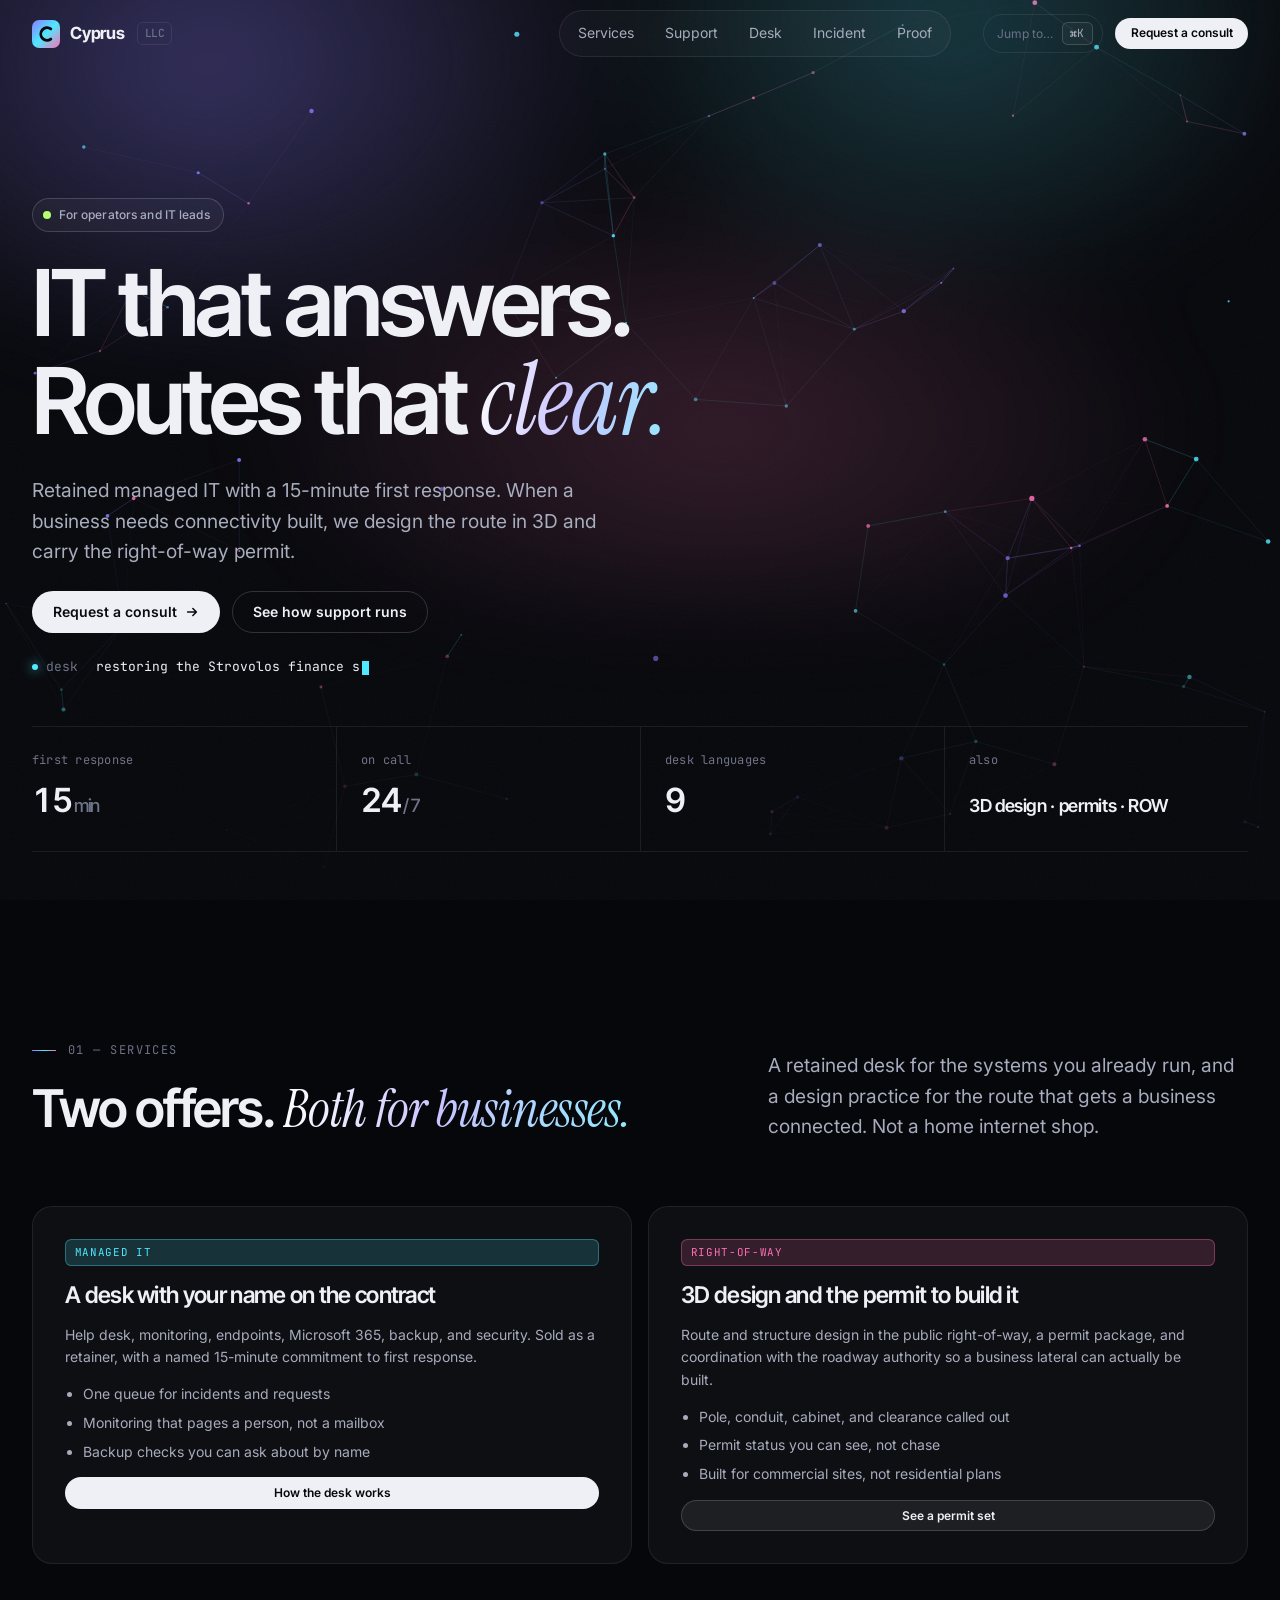
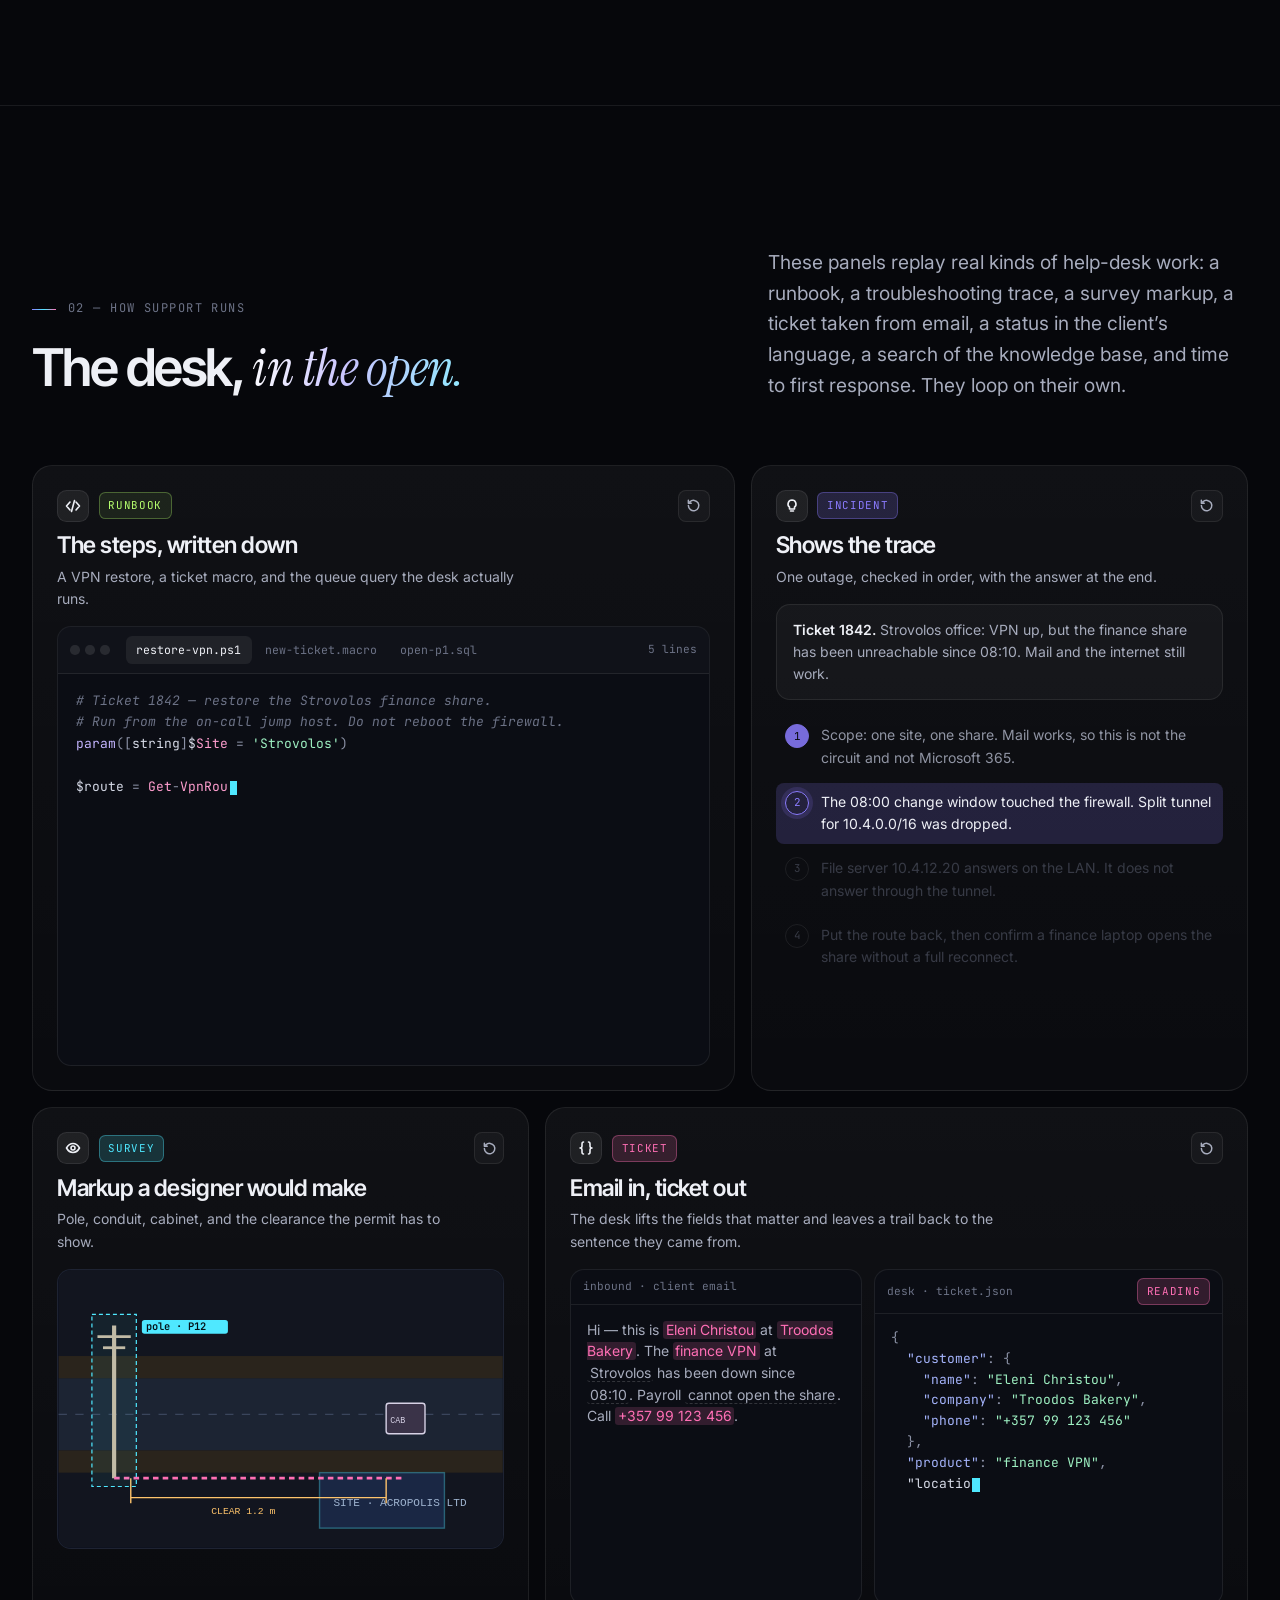
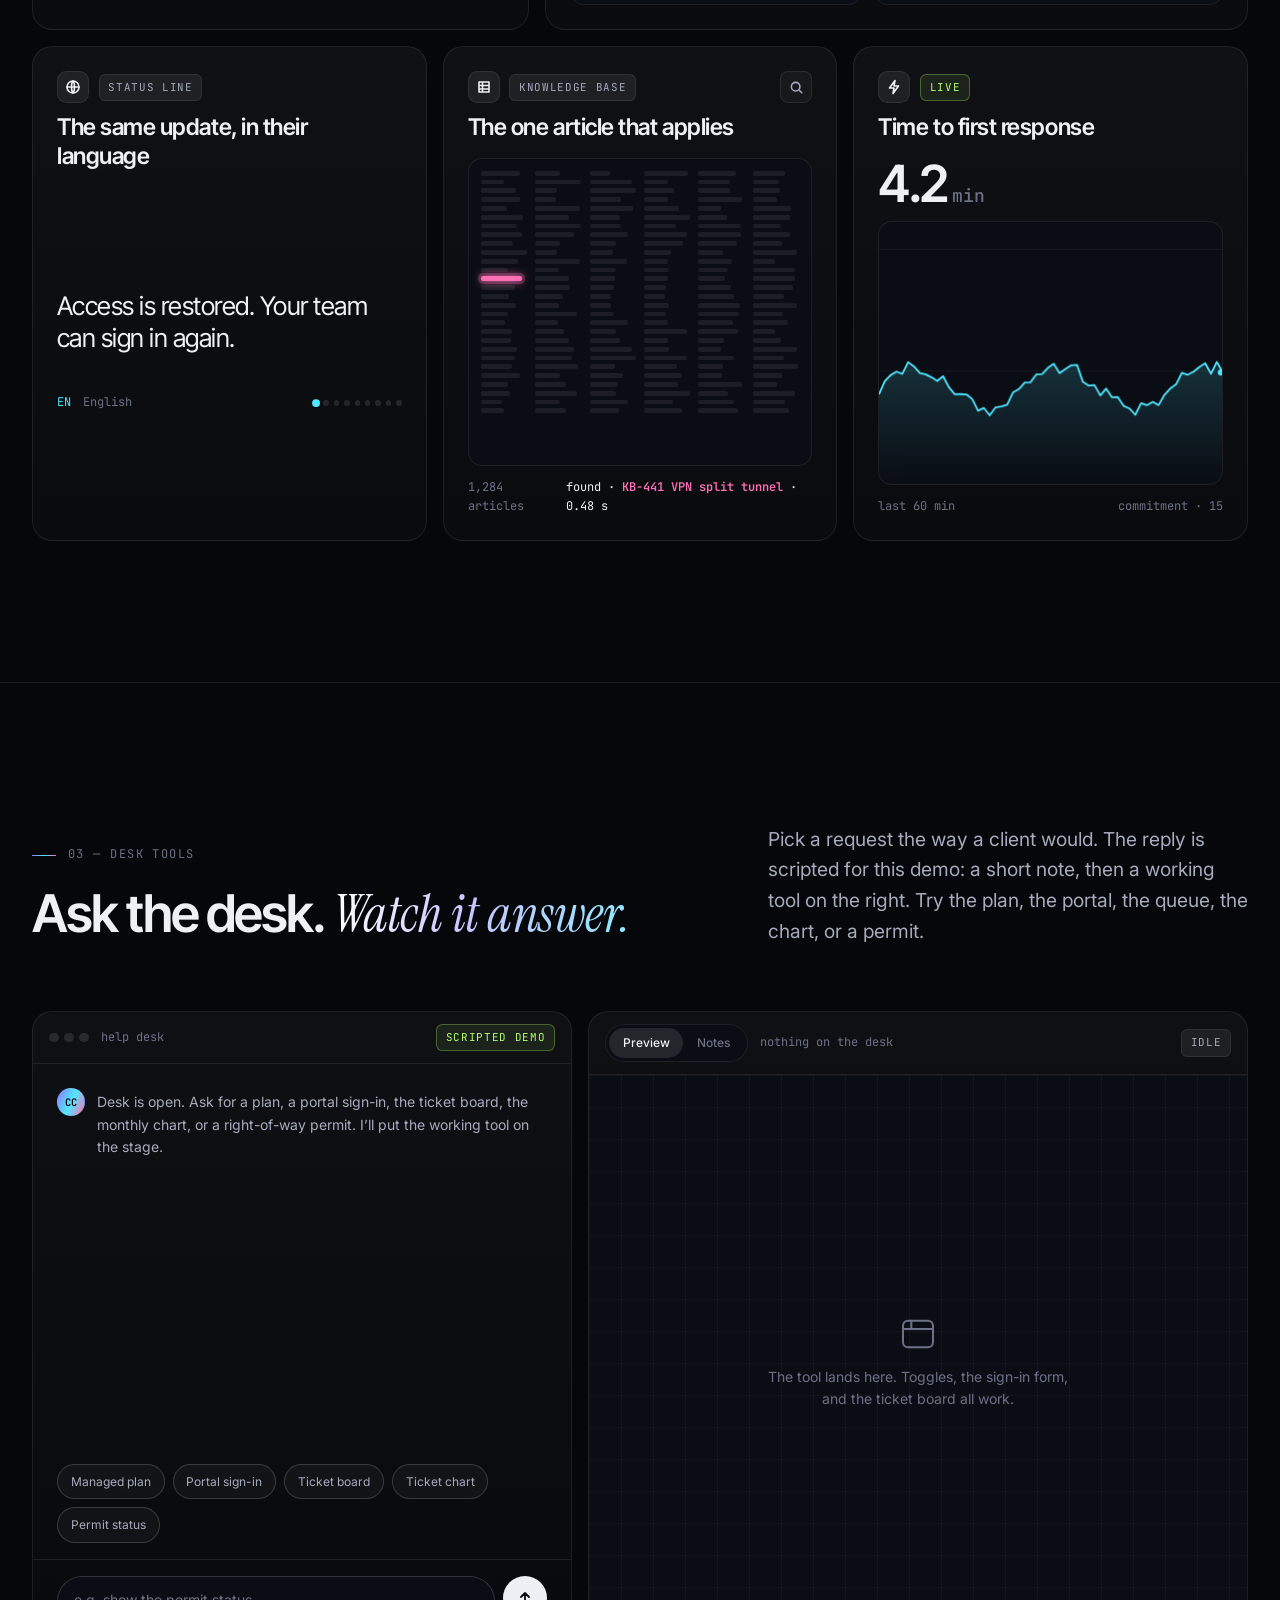
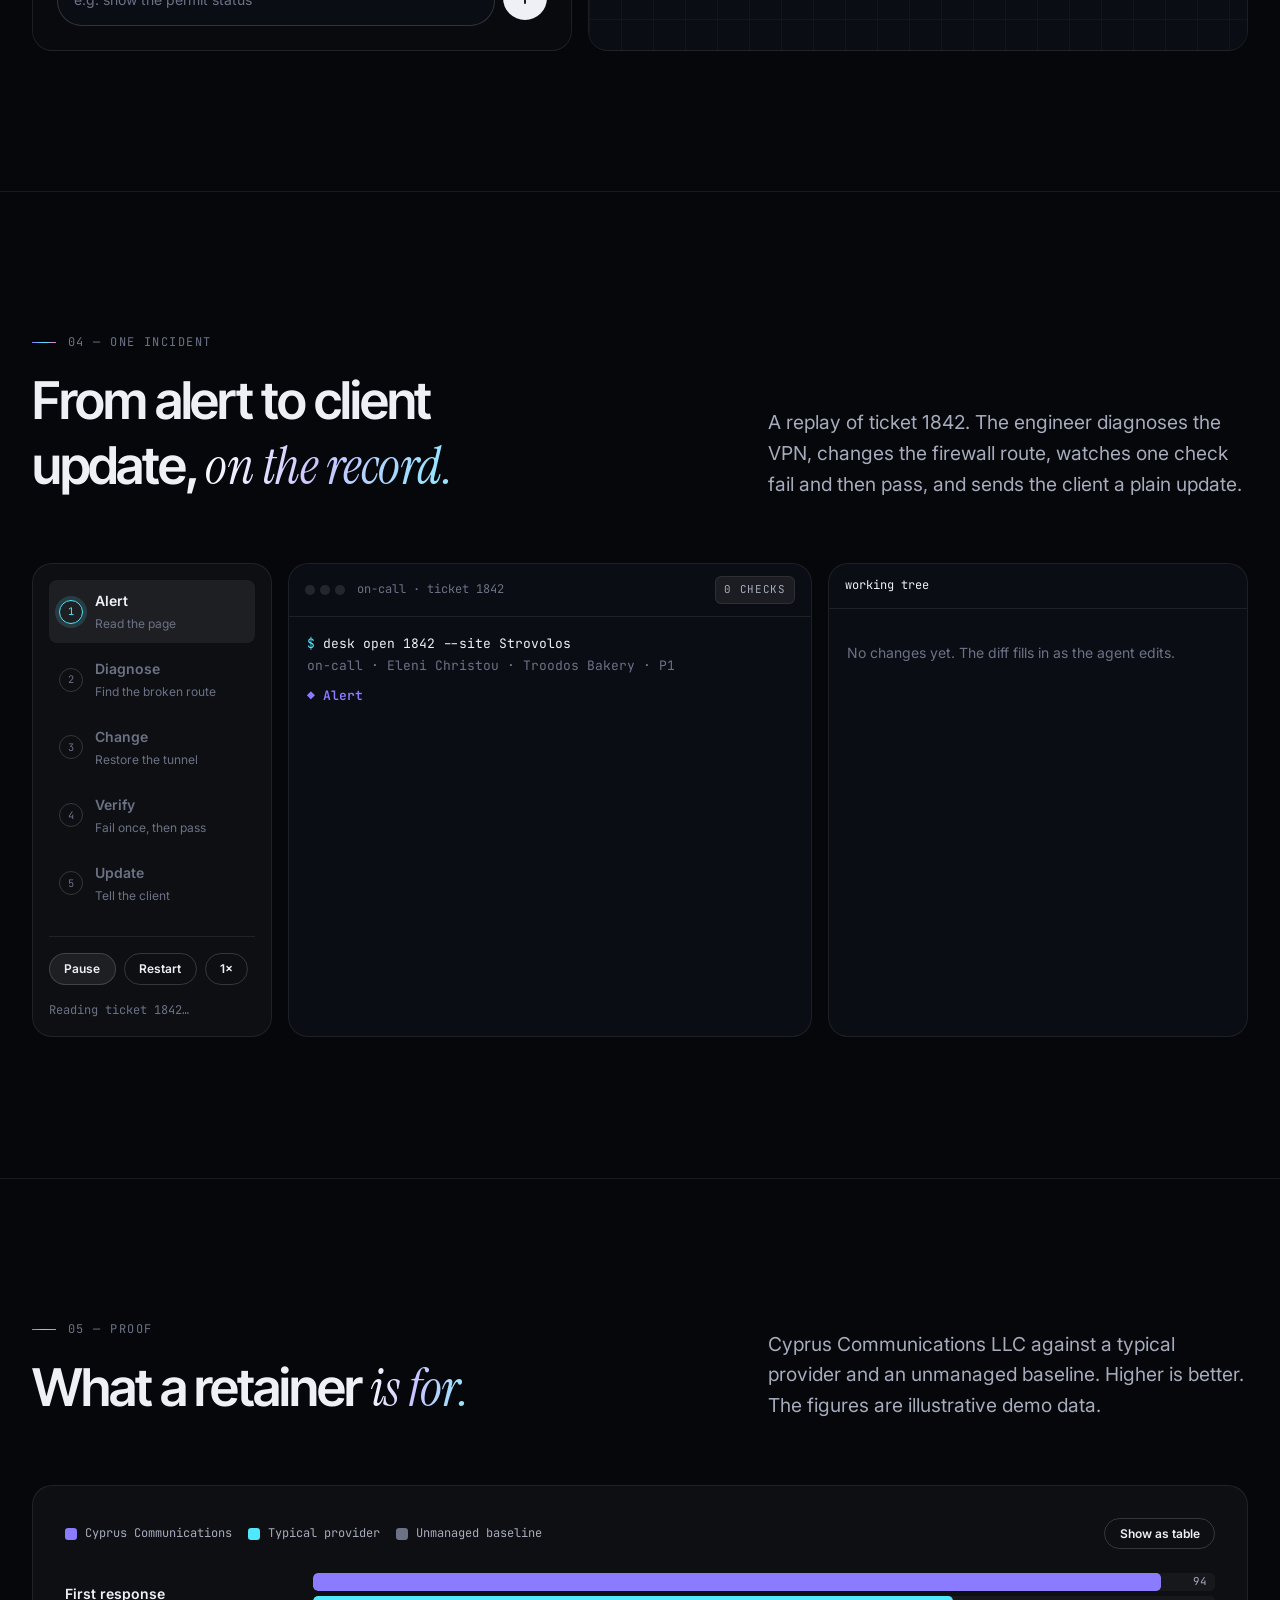
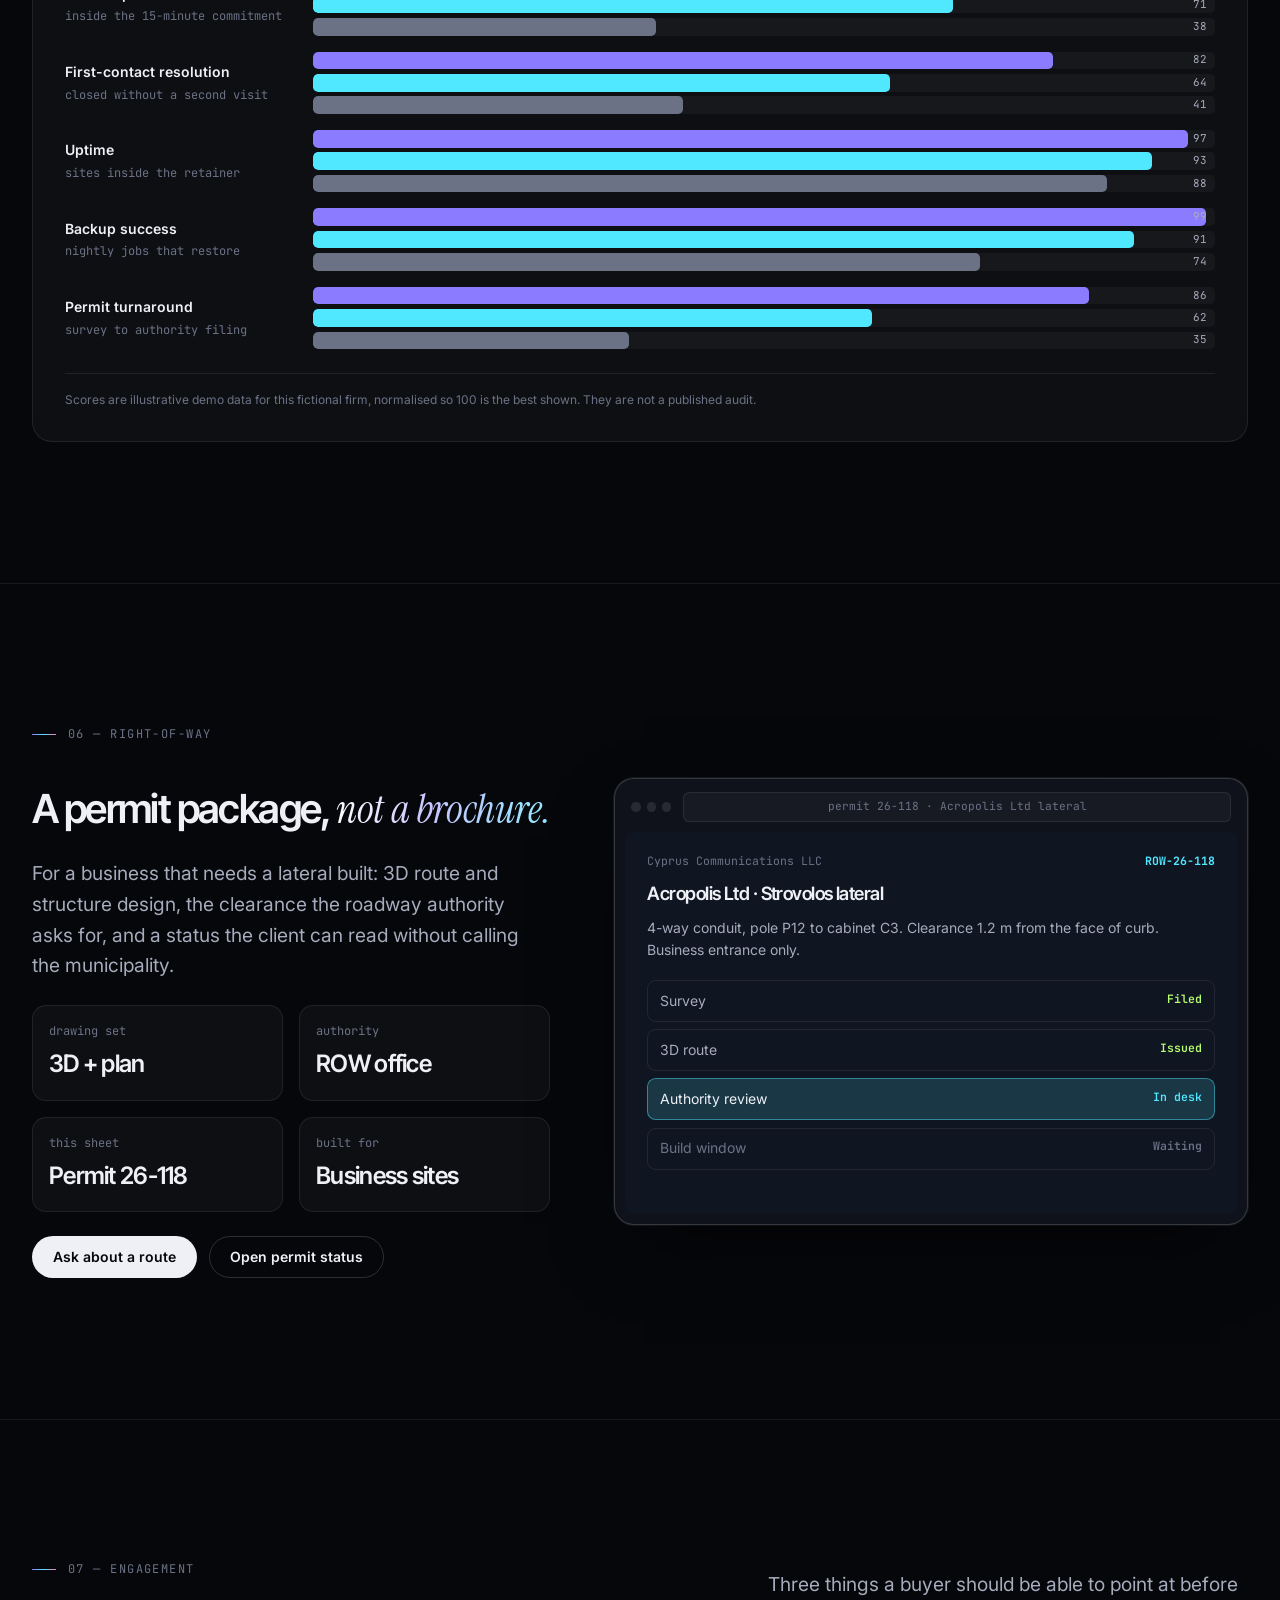
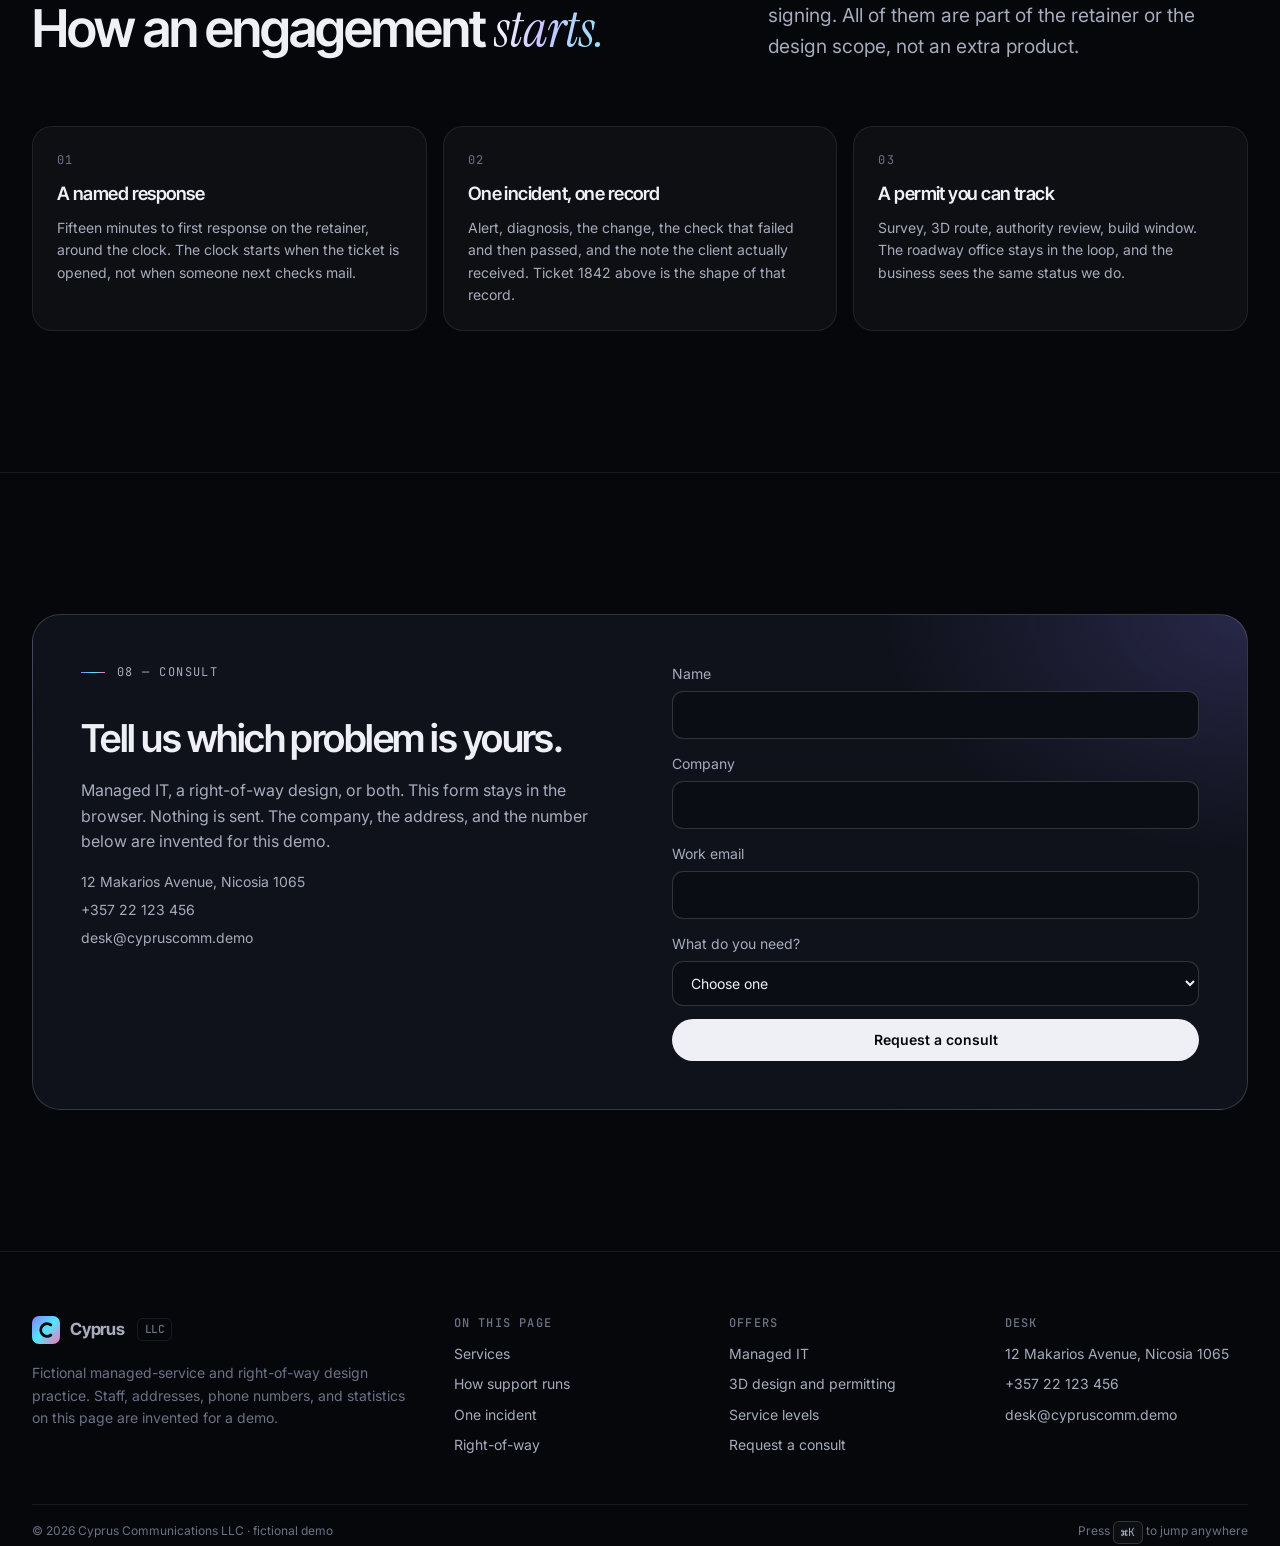
<file: index.html>
<!DOCTYPE html>
<html lang="en">
<head>
  <meta charset="UTF-8">
  <meta name="viewport" content="width=device-width, initial-scale=1.0">
  <meta name="description" content="Cyprus Communications LLC — managed IT for businesses, plus 3D telecom design and permitting in the public right-of-way. A fictional demo site.">
  <meta name="theme-color" content="#06070b">
  <meta property="og:title" content="Cyprus Communications LLC — Managed IT and right-of-way design">
  <meta property="og:description" content="Help desk, monitoring, Microsoft 365, backup, and security, with 3D route design and permit packages for business connectivity.">
  <meta property="og:type" content="website">
  <title>Cyprus Communications LLC — Managed IT</title>
  <!--
    Static marketing page. No build step, no framework, no API keys.
    Desk demos are scripted in the browser so the page works on GitHub Pages.
    CSS: tokens → showcase.  JS: showcase → skills → playground → agent → bench.
  -->
  <link rel="preconnect" href="https://fonts.googleapis.com">
  <link rel="preconnect" href="https://fonts.gstatic.com" crossorigin>
  <link href="https://fonts.googleapis.com/css2?family=Inter+Tight:wght@500;600;700&family=Inter:wght@400;500;600&family=Instrument+Serif:ital@0;1&family=JetBrains+Mono:wght@400;500;600&display=swap" rel="stylesheet">
  <link rel="stylesheet" href="styles/tokens.css">
  <link rel="stylesheet" href="styles/showcase.css">
  <link rel="icon" href="data:image/svg+xml,%3Csvg xmlns='http://www.w3.org/2000/svg' viewBox='0 0 32 32'%3E%3Cdefs%3E%3ClinearGradient id='g' x1='0' y1='0' x2='1' y2='1'%3E%3Cstop offset='0' stop-color='%238b7cff'/%3E%3Cstop offset='.5' stop-color='%234fe8ff'/%3E%3Cstop offset='1' stop-color='%23ff6fb5'/%3E%3C/linearGradient%3E%3C/defs%3E%3Crect width='32' height='32' rx='8' fill='url(%23g)'/%3E%3Cpath d='M21.5 10.2a7.2 7.2 0 1 0 0 11.6' fill='none' stroke='%2306070b' stroke-width='3.2' stroke-linecap='round'/%3E%3C/svg%3E">
</head>
<body>
  <a class="skip-link" href="#main">Skip to content</a>
  <div class="scroll-progress" aria-hidden="true"></div>

  <svg width="0" height="0" style="position:absolute" aria-hidden="true">
    <defs>
      <linearGradient id="brand-grad" x1="0" y1="0" x2="1" y2="1">
        <stop offset="0" stop-color="#8b7cff"/>
        <stop offset="0.5" stop-color="#4fe8ff"/>
        <stop offset="1" stop-color="#ff6fb5"/>
      </linearGradient>
      <linearGradient id="pg-area" x1="0" y1="0" x2="0" y2="1">
        <stop offset="0" stop-color="#4fe8ff" stop-opacity="0.35"/>
        <stop offset="1" stop-color="#4fe8ff" stop-opacity="0"/>
      </linearGradient>
    </defs>
  </svg>

  <header class="site-header">
    <div class="container site-header__inner">
      <a class="brand" href="#top" aria-label="Cyprus Communications LLC home">
        <svg class="brand__mark" viewBox="0 0 32 32" aria-hidden="true">
          <rect width="32" height="32" rx="8" fill="url(#brand-grad)"/>
          <path d="M21.5 10.2a7.2 7.2 0 1 0 0 11.6" fill="none" stroke="#06070b" stroke-width="3.2" stroke-linecap="round"/>
        </svg>
        <span>Cyprus</span>
        <span class="brand__version">LLC</span>
      </a>

      <button class="nav-toggle" type="button" aria-expanded="false" aria-controls="primary-nav" aria-label="Toggle navigation">
        <span></span>
      </button>

      <nav class="nav" id="primary-nav" aria-label="Primary">
        <ul class="nav__list">
          <li><a class="nav__link" href="#services" data-spy="services">Services</a></li>
          <li><a class="nav__link" href="#skills" data-spy="skills">Support</a></li>
          <li><a class="nav__link" href="#playground" data-spy="playground">Desk</a></li>
          <li><a class="nav__link" href="#agent" data-spy="agent">Incident</a></li>
          <li><a class="nav__link" href="#benchmarks" data-spy="benchmarks">Proof</a></li>
        </ul>
        <div class="nav-actions">
          <button class="palette-trigger" type="button" data-palette-open>
            <span>Jump to…</span>
            <span class="kbd">⌘K</span>
          </button>
          <a class="btn btn--primary btn--sm" href="#consult">Request a consult</a>
        </div>
      </nav>
    </div>
  </header>

  <main id="main">
    <section class="hero" id="top" aria-label="Introduction">
      <canvas class="hero__field" id="hero-field" aria-hidden="true"></canvas>
      <div class="container hero__inner">
        <div class="hero__copy">
          <span class="pill" data-enter style="--i:0">
            <span class="pill__dot"></span>
            For operators and IT leads
          </span>
          <h1 class="hero__title" data-enter style="--i:1">
            IT that answers.<br>
            Routes that <em class="serif">clear.</em>
          </h1>
          <p class="hero__lead" data-enter style="--i:2">
            Retained managed IT with a 15-minute first response. When a business needs connectivity built, we design the route in 3D and carry the right-of-way permit.
          </p>
          <div class="hero__actions" data-enter style="--i:3">
            <a class="btn btn--primary" href="#consult">
              Request a consult
              <svg viewBox="0 0 16 16" fill="none" stroke="currentColor" stroke-width="1.8" stroke-linecap="round" stroke-linejoin="round"><path d="M3 8h10M9 4l4 4-4 4"/></svg>
            </a>
            <a class="btn btn--ghost" href="#skills">See how support runs</a>
          </div>
          <p class="ticker" data-enter style="--i:4" aria-live="polite">
            <span class="ticker__label">desk</span>
            <span class="ticker__text" id="ticker-text"></span><span class="caret" aria-hidden="true"></span>
          </p>
        </div>

        <dl class="hero__stats" data-enter style="--i:5">
          <div class="stat">
            <dt class="stat__label">first response</dt>
            <dd class="stat__value"><span data-count="15">0</span><small>min</small></dd>
          </div>
          <div class="stat">
            <dt class="stat__label">on call</dt>
            <dd class="stat__value"><span data-count="24">0</span><small>/ 7</small></dd>
          </div>
          <div class="stat">
            <dt class="stat__label">desk languages</dt>
            <dd class="stat__value"><span data-count="9">0</span></dd>
          </div>
          <div class="stat">
            <dt class="stat__label">also</dt>
            <dd class="stat__value stat__value--text">3D design · permits · ROW</dd>
          </div>
        </dl>
      </div>
    </section>

    <section class="section" id="services" aria-labelledby="services-title">
      <div class="container">
        <div class="section__head">
          <div class="reveal">
            <p class="section__index">01 — Services</p>
            <h2 class="section__title" id="services-title">Two offers. <span class="serif gradient-text">Both for businesses.</span></h2>
          </div>
          <p class="section__lead reveal" style="--i:1">A retained desk for the systems you already run, and a design practice for the route that gets a business connected. Not a home internet shop.</p>
        </div>
        <div class="offers">
          <article class="offer reveal">
            <span class="tag tag--cyan">Managed IT</span>
            <h3>A desk with your name on the contract</h3>
            <p>Help desk, monitoring, endpoints, Microsoft 365, backup, and security. Sold as a retainer, with a named 15-minute commitment to first response.</p>
            <ul>
              <li>One queue for incidents and requests</li>
              <li>Monitoring that pages a person, not a mailbox</li>
              <li>Backup checks you can ask about by name</li>
            </ul>
            <a class="btn btn--primary btn--sm" href="#skills">How the desk works</a>
          </article>
          <article class="offer reveal" style="--i:1">
            <span class="tag tag--magenta">Right-of-way</span>
            <h3>3D design and the permit to build it</h3>
            <p>Route and structure design in the public right-of-way, a permit package, and coordination with the roadway authority so a business lateral can actually be built.</p>
            <ul>
              <li>Pole, conduit, cabinet, and clearance called out</li>
              <li>Permit status you can see, not chase</li>
              <li>Built for commercial sites, not residential plans</li>
            </ul>
            <a class="btn btn--sm" href="#row">See a permit set</a>
          </article>
        </div>
      </div>
    </section>

    <section class="section" id="skills" aria-labelledby="skills-title">
      <div class="container">
        <div class="section__head">
          <div class="reveal">
            <p class="section__index">02 — How support runs</p>
            <h2 class="section__title" id="skills-title">The desk, <span class="serif gradient-text">in the open.</span></h2>
          </div>
          <p class="section__lead reveal" style="--i:1">These panels replay real kinds of help-desk work: a runbook, a troubleshooting trace, a survey markup, a ticket taken from email, a status in the client’s language, a search of the knowledge base, and time to first response. They loop on their own.</p>
        </div>

        <div class="bento">
          <article class="card reveal" style="--span: 7; --i:0" data-spotlight>
            <div class="card__head">
              <div>
                <div class="card__kicker">
                  <span class="card__icon" aria-hidden="true"><svg viewBox="0 0 16 16" fill="none" stroke="currentColor" stroke-width="1.6" stroke-linecap="round" stroke-linejoin="round"><path d="M5 4 1.5 8 5 12M11 4l3.5 4L11 12M9.5 2.5l-3 11"/></svg></span>
                  <span class="tag tag--live">runbook</span>
                </div>
                <h3>The steps, written down</h3>
                <p class="card__desc">A VPN restore, a ticket macro, and the queue query the desk actually runs.</p>
              </div>
              <button class="icon-btn" type="button" data-code-replay aria-label="Replay runbook">
                <svg viewBox="0 0 16 16" fill="none" stroke="currentColor" stroke-width="1.6" stroke-linecap="round" stroke-linejoin="round"><path d="M2.5 8a5.5 5.5 0 1 0 1.6-3.9M2.5 2.5v3h3"/></svg>
              </button>
            </div>
            <div class="card__body">
              <div class="code-panel">
                <div class="code-panel__bar">
                  <span class="dots" aria-hidden="true"><i></i><i></i><i></i></span>
                  <div class="tabs" role="tablist" aria-label="Runbook">
                    <button class="tab is-active" role="tab" aria-selected="true" data-code-tab="ps">restore-vpn.ps1</button>
                    <button class="tab" role="tab" aria-selected="false" data-code-tab="macro">new-ticket.macro</button>
                    <button class="tab" role="tab" aria-selected="false" data-code-tab="sql">open-p1.sql</button>
                  </div>
                  <span class="code-panel__meta" id="code-meta">0 lines</span>
                </div>
                <pre class="code" id="code-stream" aria-live="off"></pre>
              </div>
            </div>
          </article>

          <article class="card reveal" style="--span: 5; --i:1" data-spotlight>
            <div class="card__head">
              <div>
                <div class="card__kicker">
                  <span class="card__icon" aria-hidden="true"><svg viewBox="0 0 16 16" fill="none" stroke="currentColor" stroke-width="1.6" stroke-linecap="round" stroke-linejoin="round"><path d="M8 2a4 4 0 0 0-2.5 7.1V11h5V9.1A4 4 0 0 0 8 2ZM6.5 13h3"/></svg></span>
                  <span class="tag tag--violet">incident</span>
                </div>
                <h3>Shows the trace</h3>
                <p class="card__desc">One outage, checked in order, with the answer at the end.</p>
              </div>
              <button class="icon-btn" type="button" data-trace-replay aria-label="Replay troubleshooting trace">
                <svg viewBox="0 0 16 16" fill="none" stroke="currentColor" stroke-width="1.6" stroke-linecap="round" stroke-linejoin="round"><path d="M2.5 8a5.5 5.5 0 1 0 1.6-3.9M2.5 2.5v3h3"/></svg>
              </button>
            </div>
            <div class="card__body">
              <p class="puzzle"><strong>Ticket 1842.</strong> Strovolos office: VPN up, but the finance share has been unreachable since 08:10. Mail and the internet still work.</p>
              <ol class="trace" id="trace">
                <li class="trace__step"><span class="trace__num">1</span><span>Scope: one site, one share. Mail works, so this is not the circuit and not Microsoft 365.</span></li>
                <li class="trace__step"><span class="trace__num">2</span><span>The 08:00 change window touched the firewall. Split tunnel for 10.4.0.0/16 was dropped.</span></li>
                <li class="trace__step"><span class="trace__num">3</span><span>File server 10.4.12.20 answers on the LAN. It does not answer through the tunnel.</span></li>
                <li class="trace__step"><span class="trace__num">4</span><span>Put the route back, then confirm a finance laptop opens the share without a full reconnect.</span></li>
              </ol>
              <p class="trace__answer" id="trace-answer">Cause: split-tunnel route removed at 08:00. Restoring it brings the share back.</p>
            </div>
          </article>

          <article class="card reveal" style="--span: 5; --i:2" data-spotlight>
            <div class="card__head">
              <div>
                <div class="card__kicker">
                  <span class="card__icon" aria-hidden="true"><svg viewBox="0 0 16 16" fill="none" stroke="currentColor" stroke-width="1.6" stroke-linecap="round" stroke-linejoin="round"><path d="M1.5 8s2.5-4.5 6.5-4.5S14.5 8 14.5 8 12 12.5 8 12.5 1.5 8 1.5 8Z"/><circle cx="8" cy="8" r="2"/></svg></span>
                  <span class="tag tag--cyan">survey</span>
                </div>
                <h3>Markup a designer would make</h3>
                <p class="card__desc">Pole, conduit, cabinet, and the clearance the permit has to show.</p>
              </div>
              <button class="icon-btn" type="button" data-vision-replay aria-label="Replay survey markup">
                <svg viewBox="0 0 16 16" fill="none" stroke="currentColor" stroke-width="1.6" stroke-linecap="round" stroke-linejoin="round"><path d="M2.5 8a5.5 5.5 0 1 0 1.6-3.9M2.5 2.5v3h3"/></svg>
              </button>
            </div>
            <div class="card__body">
              <div class="vision">
                <div class="vision__frame" id="vision-frame">
                  <svg class="vision__scene" viewBox="0 0 320 200" role="img" aria-label="Plan view of a commercial street right-of-way with pole, conduit, and cabinet">
                    <rect width="320" height="200" fill="#12151f"/>
                    <rect x="0" y="78" width="320" height="52" fill="#1c2433"/>
                    <g stroke="#3a455c" stroke-width="1" stroke-dasharray="6 6">
                      <path d="M0 104 H320"/>
                    </g>
                    <rect x="0" y="62" width="320" height="16" fill="#2a241c"/>
                    <rect x="0" y="130" width="320" height="16" fill="#2a241c"/>
                    <rect x="188" y="146" width="90" height="40" fill="#1a2744" stroke="#4fe8ff" stroke-opacity="0.35"/>
                    <text x="198" y="170" fill="#9fb4d0" font-family="ui-monospace,monospace" font-size="8">SITE · ACROPOLIS LTD</text>
                    <line x1="40" y1="40" x2="40" y2="150" stroke="#c9b8a0" stroke-width="3"/>
                    <line x1="28" y1="48" x2="52" y2="48" stroke="#c9b8a0" stroke-width="2"/>
                    <line x1="32" y1="56" x2="48" y2="56" stroke="#c9b8a0" stroke-width="2"/>
                    <path d="M40 150 H250" fill="none" stroke="#ff6fb5" stroke-width="2" stroke-dasharray="4 3"/>
                    <rect x="236" y="96" width="28" height="22" rx="2" fill="#3a3348" stroke="#d7d2e6"/>
                    <text x="239" y="110" fill="#d7d2e6" font-family="ui-monospace,monospace" font-size="6">CAB</text>
                    <line x1="52" y1="150" x2="52" y2="168" stroke="#ffc46b" stroke-width="1"/>
                    <line x1="236" y1="150" x2="236" y2="168" stroke="#ffc46b" stroke-width="1"/>
                    <line x1="52" y1="164" x2="236" y2="164" stroke="#ffc46b" stroke-width="1"/>
                    <text x="110" y="176" fill="#ffc46b" font-family="ui-monospace,monospace" font-size="7">CLEAR 1.2 m</text>
                    <g class="det" data-det="1">
                      <rect class="det__box" x="24" y="32" width="32" height="124"/>
                      <g class="det__label" transform="translate(60 36)"><rect width="62" height="10" rx="2"/><text x="3" y="7.4">pole · P12</text></g>
                    </g>
                    <g class="det" data-det="2">
                      <rect class="det__box" x="36" y="142" width="220" height="16"/>
                      <g class="det__label" transform="translate(88 22)"><rect width="78" height="10" rx="2"/><text x="3" y="7.4">conduit · 4-way</text></g>
                    </g>
                    <g class="det" data-det="3">
                      <rect class="det__box" x="228" y="88" width="44" height="38"/>
                      <g class="det__label" transform="translate(228 76)"><rect width="72" height="10" rx="2"/><text x="3" y="7.4">cabinet · C3</text></g>
                    </g>
                    <g class="det" data-det="4">
                      <rect class="det__box" x="48" y="154" width="192" height="26"/>
                      <g class="det__label" transform="translate(150 186)"><rect width="78" height="10" rx="2"/><text x="3" y="7.4">clearance 1.2m</text></g>
                    </g>
                  </svg>
                  <div class="vision__scan" aria-hidden="true"></div>
                </div>
                <p class="vision__caption" id="vision-caption" aria-live="polite"></p>
              </div>
            </div>
          </article>

          <article class="card reveal" style="--span: 7; --i:3" data-spotlight>
            <div class="card__head">
              <div>
                <div class="card__kicker">
                  <span class="card__icon" aria-hidden="true"><svg viewBox="0 0 16 16" fill="none" stroke="currentColor" stroke-width="1.6" stroke-linecap="round" stroke-linejoin="round"><path d="M5.5 2C4 2 4 3 4 4v2c0 1-1 2-2 2 1 0 2 1 2 2v2c0 1 0 2 1.5 2M10.5 2c1.5 0 1.5 1 1.5 2v2c0 1 1 2 2 2-1 0-2 1-2 2v2c0 1 0 2-1.5 2"/></svg></span>
                  <span class="tag tag--magenta">ticket</span>
                </div>
                <h3>Email in, ticket out</h3>
                <p class="card__desc">The desk lifts the fields that matter and leaves a trail back to the sentence they came from.</p>
              </div>
              <button class="icon-btn" type="button" data-json-replay aria-label="Replay ticket capture">
                <svg viewBox="0 0 16 16" fill="none" stroke="currentColor" stroke-width="1.6" stroke-linecap="round" stroke-linejoin="round"><path d="M2.5 8a5.5 5.5 0 1 0 1.6-3.9M2.5 2.5v3h3"/></svg>
              </button>
            </div>
            <div class="card__body">
              <div class="split-io">
                <div class="io">
                  <div class="io__bar"><span>inbound · client email</span></div>
                  <div class="io__body" id="json-source">
                    Hi — this is <mark data-f="name">Eleni Christou</mark> at <mark data-f="company">Troodos Bakery</mark>. The <mark data-f="product">finance VPN</mark> at <mark data-f="location">Strovolos</mark> has been down since <mark data-f="since">08:10</mark>. Payroll <mark data-f="severity">cannot open the share</mark>. Call <mark data-f="phone">+357 99 123 456</mark>.
                  </div>
                </div>
                <div class="io">
                  <div class="io__bar"><span>desk · ticket.json</span><span class="tag" id="json-status">idle</span></div>
                  <div class="io__body"><pre id="json-out"></pre></div>
                </div>
              </div>
            </div>
          </article>

          <article class="card reveal" style="--span: 4; --i:4" data-spotlight>
            <div class="card__head">
              <div>
                <div class="card__kicker">
                  <span class="card__icon" aria-hidden="true"><svg viewBox="0 0 16 16" fill="none" stroke="currentColor" stroke-width="1.6" stroke-linecap="round" stroke-linejoin="round"><circle cx="8" cy="8" r="6"/><path d="M2 8h12M8 2c2 2 2 10 0 12M8 2c-2 2-2 10 0 12"/></svg></span>
                  <span class="tag">status line</span>
                </div>
                <h3>The same update, in their language</h3>
              </div>
            </div>
            <div class="card__body">
              <div class="lang">
                <p class="lang__text" id="lang-text" lang="en">Access is restored. Your team can sign in again.</p>
                <div class="lang__meta">
                  <span class="lang__code" id="lang-code">EN</span>
                  <span id="lang-name">English</span>
                  <span class="lang__dots" id="lang-dots" aria-hidden="true"></span>
                </div>
              </div>
            </div>
          </article>

          <article class="card reveal" style="--span: 4; --i:5" data-spotlight>
            <div class="card__head">
              <div>
                <div class="card__kicker">
                  <span class="card__icon" aria-hidden="true"><svg viewBox="0 0 16 16" fill="none" stroke="currentColor" stroke-width="1.6" stroke-linecap="round" stroke-linejoin="round"><path d="M3 3h10v10H3zM3 6.5h10M3 10h10M6.5 3v10"/></svg></span>
                  <span class="tag">knowledge base</span>
                </div>
                <h3>The one article that applies</h3>
              </div>
              <button class="icon-btn" type="button" data-haystack-run aria-label="Search the knowledge base">
                <svg viewBox="0 0 16 16" fill="none" stroke="currentColor" stroke-width="1.6" stroke-linecap="round" stroke-linejoin="round"><circle cx="7" cy="7" r="4.5"/><path d="m10.5 10.5 3 3"/></svg>
              </button>
            </div>
            <div class="card__body">
              <div class="haystack">
                <div class="haystack__doc" id="haystack">
                  <div class="haystack__beam" aria-hidden="true"></div>
                </div>
                <div class="haystack__foot">
                  <span id="haystack-label">1,284 articles</span>
                  <span class="haystack__result" id="haystack-result"></span>
                </div>
              </div>
            </div>
          </article>

          <article class="card reveal" style="--span: 4; --i:6" data-spotlight>
            <div class="card__head">
              <div>
                <div class="card__kicker">
                  <span class="card__icon" aria-hidden="true"><svg viewBox="0 0 16 16" fill="none" stroke="currentColor" stroke-width="1.6" stroke-linecap="round" stroke-linejoin="round"><path d="M9 1.5 3.5 9H8l-1 5.5L12.5 7H8z"/></svg></span>
                  <span class="tag tag--live">live</span>
                </div>
                <h3>Time to first response</h3>
              </div>
            </div>
            <div class="card__body">
              <div class="gauge">
                <p class="gauge__value"><span id="gauge-value">0</span><small>min</small></p>
                <canvas class="gauge__spark" id="gauge-spark" aria-hidden="true"></canvas>
                <div class="gauge__legend"><span>last 60 min</span><span>commitment · 15</span></div>
              </div>
            </div>
          </article>
        </div>
      </div>
    </section>

    <section class="section" id="playground" aria-labelledby="playground-title">
      <div class="container">
        <div class="section__head">
          <div class="reveal">
            <p class="section__index">03 — Desk tools</p>
            <h2 class="section__title" id="playground-title">Ask the desk. <span class="serif gradient-text">Watch it answer.</span></h2>
          </div>
          <p class="section__lead reveal" style="--i:1">Pick a request the way a client would. The reply is scripted for this demo: a short note, then a working tool on the right. Try the plan, the portal, the queue, the chart, or a permit.</p>
        </div>

        <div class="playground reveal">
          <div class="chat">
            <div class="panel__bar">
              <span class="dots" aria-hidden="true"><i></i><i></i><i></i></span>
              <span>help desk</span>
              <span class="tag tag--live">scripted demo</span>
            </div>
            <div class="chat__log" id="chat-log" role="log" aria-live="polite" aria-relevant="additions">
              <div class="msg msg--ai">
                <span class="msg__avatar" aria-hidden="true">CC</span>
                <div class="msg__body">
                  <p>Desk is open. Ask for a plan, a portal sign-in, the ticket board, the monthly chart, or a right-of-way permit. I’ll put the working tool on the stage.</p>
                </div>
              </div>
            </div>
            <div class="chips" id="chips" aria-label="Suggested requests">
              <button class="chip" type="button" data-prompt="Show the managed IT plan with a monthly and yearly toggle">Managed plan</button>
              <button class="chip" type="button" data-prompt="Open the client portal sign-in with password checks">Portal sign-in</button>
              <button class="chip" type="button" data-prompt="Show the incident board with drag and drop">Ticket board</button>
              <button class="chip" type="button" data-prompt="Chart tickets closed over the last 12 months">Ticket chart</button>
              <button class="chip" type="button" data-prompt="Show the right-of-way permit status for the Acropolis lateral">Permit status</button>
            </div>
            <form class="chat__form" id="chat-form" autocomplete="off">
              <label class="visually-hidden" for="chat-input">Ask the desk</label>
              <input class="chat__input" id="chat-input" type="text" placeholder="e.g. show the permit status" maxlength="160">
              <button class="chat__send" type="submit" id="chat-send" aria-label="Send">
                <svg viewBox="0 0 16 16" fill="none" stroke="currentColor" stroke-width="1.8" stroke-linecap="round" stroke-linejoin="round"><path d="M8 13V3M4 7l4-4 4 4"/></svg>
              </button>
            </form>
          </div>

          <div class="stage">
            <div class="panel__bar">
              <div class="seg" role="tablist" aria-label="Stage view">
                <button class="seg__btn" role="tab" aria-selected="true" data-stage-tab="preview" id="tab-preview" aria-controls="pane-preview">Preview</button>
                <button class="seg__btn" role="tab" aria-selected="false" data-stage-tab="code" id="tab-code" aria-controls="pane-code">Notes</button>
              </div>
              <span id="stage-meta">nothing on the desk</span>
              <span class="tag" id="stage-status">idle</span>
            </div>
            <div class="stage__viewport">
              <div class="stage__pane" id="pane-preview" role="tabpanel" aria-labelledby="tab-preview">
                <div class="pg-preview" id="pg-preview">
                  <div class="pg-empty">
                    <svg viewBox="0 0 24 24" fill="none" stroke="currentColor" stroke-width="1.2" stroke-linecap="round" stroke-linejoin="round"><rect x="3" y="4" width="18" height="16" rx="3"/><path d="M3 9h18M8 4v5"/></svg>
                    <span>The tool lands here. Toggles, the sign-in form, and the ticket board all work.</span>
                  </div>
                </div>
              </div>
              <div class="stage__pane" id="pane-code" role="tabpanel" aria-labelledby="tab-code" hidden>
                <pre class="stage__code" id="pg-code"></pre>
              </div>
            </div>
          </div>
        </div>
      </div>
    </section>

    <section class="section" id="agent" aria-labelledby="agent-title">
      <div class="container">
        <div class="section__head">
          <div class="reveal">
            <p class="section__index">04 — One incident</p>
            <h2 class="section__title" id="agent-title">From alert to client update, <span class="serif gradient-text">on the record.</span></h2>
          </div>
          <p class="section__lead reveal" style="--i:1">A replay of ticket 1842. The engineer diagnoses the VPN, changes the firewall route, watches one check fail and then pass, and sends the client a plain update.</p>
        </div>

        <div class="agent reveal">
          <ol class="agent__steps" id="agent-steps" aria-label="Incident progress">
            <li class="step" data-step="plan"><span class="step__dot"><span>1</span><svg viewBox="0 0 16 16" fill="none" stroke="currentColor" stroke-width="2.2" stroke-linecap="round" stroke-linejoin="round"><path d="m3.5 8.5 3 3 6-7"/></svg></span><span><span class="step__title">Alert</span><span class="step__sub">Read the page</span></span></li>
            <li class="step" data-step="explore"><span class="step__dot"><span>2</span><svg viewBox="0 0 16 16" fill="none" stroke="currentColor" stroke-width="2.2" stroke-linecap="round" stroke-linejoin="round"><path d="m3.5 8.5 3 3 6-7"/></svg></span><span><span class="step__title">Diagnose</span><span class="step__sub">Find the broken route</span></span></li>
            <li class="step" data-step="edit"><span class="step__dot"><span>3</span><svg viewBox="0 0 16 16" fill="none" stroke="currentColor" stroke-width="2.2" stroke-linecap="round" stroke-linejoin="round"><path d="m3.5 8.5 3 3 6-7"/></svg></span><span><span class="step__title">Change</span><span class="step__sub">Restore the tunnel</span></span></li>
            <li class="step" data-step="test"><span class="step__dot"><span>4</span><svg viewBox="0 0 16 16" fill="none" stroke="currentColor" stroke-width="2.2" stroke-linecap="round" stroke-linejoin="round"><path d="m3.5 8.5 3 3 6-7"/></svg></span><span><span class="step__title">Verify</span><span class="step__sub">Fail once, then pass</span></span></li>
            <li class="step" data-step="ship"><span class="step__dot"><span>5</span><svg viewBox="0 0 16 16" fill="none" stroke="currentColor" stroke-width="2.2" stroke-linecap="round" stroke-linejoin="round"><path d="m3.5 8.5 3 3 6-7"/></svg></span><span><span class="step__title">Update</span><span class="step__sub">Tell the client</span></span></li>
            <li class="agent__controls" role="presentation">
              <button class="btn btn--sm" type="button" id="agent-toggle">Play</button>
              <button class="btn btn--sm btn--ghost" type="button" id="agent-restart">Restart</button>
              <button class="btn btn--sm btn--ghost" type="button" id="agent-speed" aria-pressed="false">1×</button>
              <span class="agent__status" id="agent-status" aria-live="polite">Waiting to start…</span>
            </li>
          </ol>

          <div class="terminal">
            <div class="panel__bar">
              <span class="dots" aria-hidden="true"><i></i><i></i><i></i></span>
              <span>on-call · ticket 1842</span>
              <span class="tag" id="agent-tools">0 checks</span>
            </div>
            <div class="terminal__body" id="terminal" aria-live="off"></div>
          </div>

          <div class="diff">
            <div class="panel__bar">
              <span class="diff__file" id="diff-file">no change yet</span>
              <span class="diff__stats" id="diff-stats"></span>
            </div>
            <div class="diff__body" id="diff">
              <p class="diff__empty">No change yet. The firewall diff fills in when the route is restored.</p>
            </div>
          </div>
        </div>
      </div>
    </section>

    <section class="section" id="benchmarks" aria-labelledby="bench-title">
      <div class="container">
        <div class="section__head">
          <div class="reveal">
            <p class="section__index">05 — Proof</p>
            <h2 class="section__title" id="bench-title">What a retainer <span class="serif gradient-text">is for.</span></h2>
          </div>
          <p class="section__lead reveal" style="--i:1">Cyprus Communications LLC against a typical provider and an unmanaged baseline. Higher is better. The figures are illustrative demo data.</p>
        </div>

        <div class="bench reveal">
          <div class="bench__top">
            <div class="bench__legend" id="bench-legend"></div>
            <button class="btn btn--sm btn--ghost" type="button" id="bench-toggle" aria-pressed="false">Show as table</button>
          </div>
          <div class="bench__rows" id="bench-rows"></div>
          <table class="bench__table" id="bench-table" hidden>
            <caption class="visually-hidden">Service levels by provider type</caption>
            <thead><tr id="bench-table-head"></tr></thead>
            <tbody id="bench-table-body"></tbody>
          </table>
          <p class="bench__note">Scores are illustrative demo data for this fictional firm, normalised so 100 is the best shown. They are not a published audit.</p>
        </div>
      </div>
    </section>

    <section class="section" id="row" aria-labelledby="row-title">
      <div class="container">
        <div class="case">
          <div class="case__copy reveal">
            <p class="section__index">06 — Right-of-way</p>
            <h2 class="section__title" id="row-title">A permit package, <span class="serif gradient-text">not a brochure.</span></h2>
            <p class="section__lead">For a business that needs a lateral built: 3D route and structure design, the clearance the roadway authority asks for, and a status the client can read without calling the municipality.</p>
            <dl class="case__stats">
              <div><dt>drawing set</dt><dd>3D + plan</dd></div>
              <div><dt>authority</dt><dd>ROW office</dd></div>
              <div><dt>this sheet</dt><dd>Permit 26-118</dd></div>
              <div><dt>built for</dt><dd>Business sites</dd></div>
            </dl>
            <div class="hero__actions">
              <a class="btn btn--primary" href="#consult">Ask about a route</a>
              <a class="btn btn--ghost" href="#playground">Open permit status</a>
            </div>
          </div>

          <div class="device reveal" style="--i:1">
            <div class="device__bar">
              <span class="dots" aria-hidden="true"><i></i><i></i><i></i></span>
              <span class="device__url">permit 26-118 · Acropolis Ltd lateral</span>
            </div>
            <div class="device__screen">
              <article class="permit-sheet">
                <header class="permit-sheet__head">
                  <span>Cyprus Communications LLC</span>
                  <strong>ROW-26-118</strong>
                </header>
                <h3>Acropolis Ltd · Strovolos lateral</h3>
                <p>4-way conduit, pole P12 to cabinet C3. Clearance 1.2 m from the face of curb. Business entrance only.</p>
                <ol class="permit-sheet__steps">
                  <li class="is-done"><span>Survey</span><b>Filed</b></li>
                  <li class="is-done"><span>3D route</span><b>Issued</b></li>
                  <li class="is-now"><span>Authority review</span><b>In desk</b></li>
                  <li><span>Build window</span><b>Waiting</b></li>
                </ol>
              </article>
            </div>
          </div>
        </div>
      </div>
    </section>

    <section class="section" id="how" aria-labelledby="how-title">
      <div class="container">
        <div class="section__head">
          <div class="reveal">
            <p class="section__index">07 — Engagement</p>
            <h2 class="section__title" id="how-title">How an engagement <span class="serif gradient-text">starts.</span></h2>
          </div>
          <p class="section__lead reveal" style="--i:1">Three things a buyer should be able to point at before signing. All of them are part of the retainer or the design scope, not an extra product.</p>
        </div>
        <div class="facts">
          <div class="fact reveal" style="--i:0">
            <span class="fact__num">01</span>
            <h3>A named response</h3>
            <p>Fifteen minutes to first response on the retainer, around the clock. The clock starts when the ticket is opened, not when someone next checks mail.</p>
          </div>
          <div class="fact reveal" style="--i:1">
            <span class="fact__num">02</span>
            <h3>One incident, one record</h3>
            <p>Alert, diagnosis, the change, the check that failed and then passed, and the note the client actually received. Ticket 1842 above is the shape of that record.</p>
          </div>
          <div class="fact reveal" style="--i:2">
            <span class="fact__num">03</span>
            <h3>A permit you can track</h3>
            <p>Survey, 3D route, authority review, build window. The roadway office stays in the loop, and the business sees the same status we do.</p>
          </div>
        </div>
      </div>
    </section>

    <section class="section" id="consult" aria-labelledby="consult-title">
      <div class="container">
        <div class="consult reveal">
          <div class="consult__copy">
            <p class="section__index">08 — Consult</p>
            <h2 id="consult-title">Tell us which problem is yours.</h2>
            <p>Managed IT, a right-of-way design, or both. This form stays in the browser. Nothing is sent. The company, the address, and the number below are invented for this demo.</p>
            <ul class="consult__meta">
              <li>12 Makarios Avenue, Nicosia 1065</li>
              <li><a href="tel:+35722123456">+357 22 123 456</a></li>
              <li><a href="mailto:desk@cypruscomm.demo">desk@cypruscomm.demo</a></li>
            </ul>
          </div>
          <form class="consult__form" id="consult-form" novalidate>
            <p class="consult__success" id="consult-success" role="status" hidden>Request noted on this page only. In a real engagement we would reply within one business day.</p>
            <label class="consult__field">
              <span>Name</span>
              <input name="name" type="text" autocomplete="name" required>
            </label>
            <label class="consult__field">
              <span>Company</span>
              <input name="company" type="text" autocomplete="organization" required>
            </label>
            <label class="consult__field">
              <span>Work email</span>
              <input name="email" type="email" autocomplete="email" required>
            </label>
            <label class="consult__field">
              <span>What do you need?</span>
              <select name="need" required>
                <option value="">Choose one</option>
                <option>Managed IT retainer</option>
                <option>Right-of-way design and permitting</option>
                <option>Both</option>
              </select>
            </label>
            <button class="btn btn--primary" type="submit">Request a consult</button>
          </form>
        </div>
      </div>
    </section>
  </main>

  <footer class="site-footer">
    <div class="container">
      <div class="site-footer__grid">
        <div class="site-footer__brand">
          <a class="brand" href="#top">
            <svg class="brand__mark" viewBox="0 0 32 32" aria-hidden="true">
              <rect width="32" height="32" rx="8" fill="url(#brand-grad)"/>
              <path d="M21.5 10.2a7.2 7.2 0 1 0 0 11.6" fill="none" stroke="#06070b" stroke-width="3.2" stroke-linecap="round"/>
            </svg>
            <span>Cyprus</span>
            <span class="brand__version">LLC</span>
          </a>
          <p>Fictional managed-service and right-of-way design practice. Staff, addresses, phone numbers, and statistics on this page are invented for a demo.</p>
        </div>
        <div>
          <h2>On this page</h2>
          <ul>
            <li><a href="#services">Services</a></li>
            <li><a href="#skills">How support runs</a></li>
            <li><a href="#agent">One incident</a></li>
            <li><a href="#row">Right-of-way</a></li>
          </ul>
        </div>
        <div>
          <h2>Offers</h2>
          <ul>
            <li><a href="#services">Managed IT</a></li>
            <li><a href="#row">3D design and permitting</a></li>
            <li><a href="#benchmarks">Service levels</a></li>
            <li><a href="#consult">Request a consult</a></li>
          </ul>
        </div>
        <div>
          <h2>Desk</h2>
          <ul>
            <li>12 Makarios Avenue, Nicosia 1065</li>
            <li><a href="tel:+35722123456">+357 22 123 456</a></li>
            <li><a href="mailto:desk@cypruscomm.demo">desk@cypruscomm.demo</a></li>
          </ul>
        </div>
      </div>
      <div class="site-footer__meta">
        <span>&copy; 2026 Cyprus Communications LLC · fictional demo</span>
        <span>Press <span class="kbd">⌘K</span> to jump anywhere</span>
      </div>
    </div>
  </footer>

  <div class="palette" id="palette" role="dialog" aria-modal="true" aria-label="Command palette" hidden>
    <div class="palette__panel">
      <input class="palette__input" id="palette-input" type="text" placeholder="Jump to a section or replay a desk demo…" aria-label="Search commands" role="combobox" aria-expanded="true" aria-controls="palette-list" aria-autocomplete="list">
      <ul class="palette__list" id="palette-list" role="listbox"></ul>
      <div class="palette__hint">
        <span><span class="kbd">↑↓</span> navigate</span>
        <span><span class="kbd">↵</span> select</span>
        <span><span class="kbd">esc</span> close</span>
      </div>
    </div>
  </div>

  <script src="js/showcase.js" defer></script>
  <script src="js/skills.js" defer></script>
  <script src="js/playground.js" defer></script>
  <script src="js/agent.js" defer></script>
  <script src="js/bench.js" defer></script>
</body>
</html>
</file>
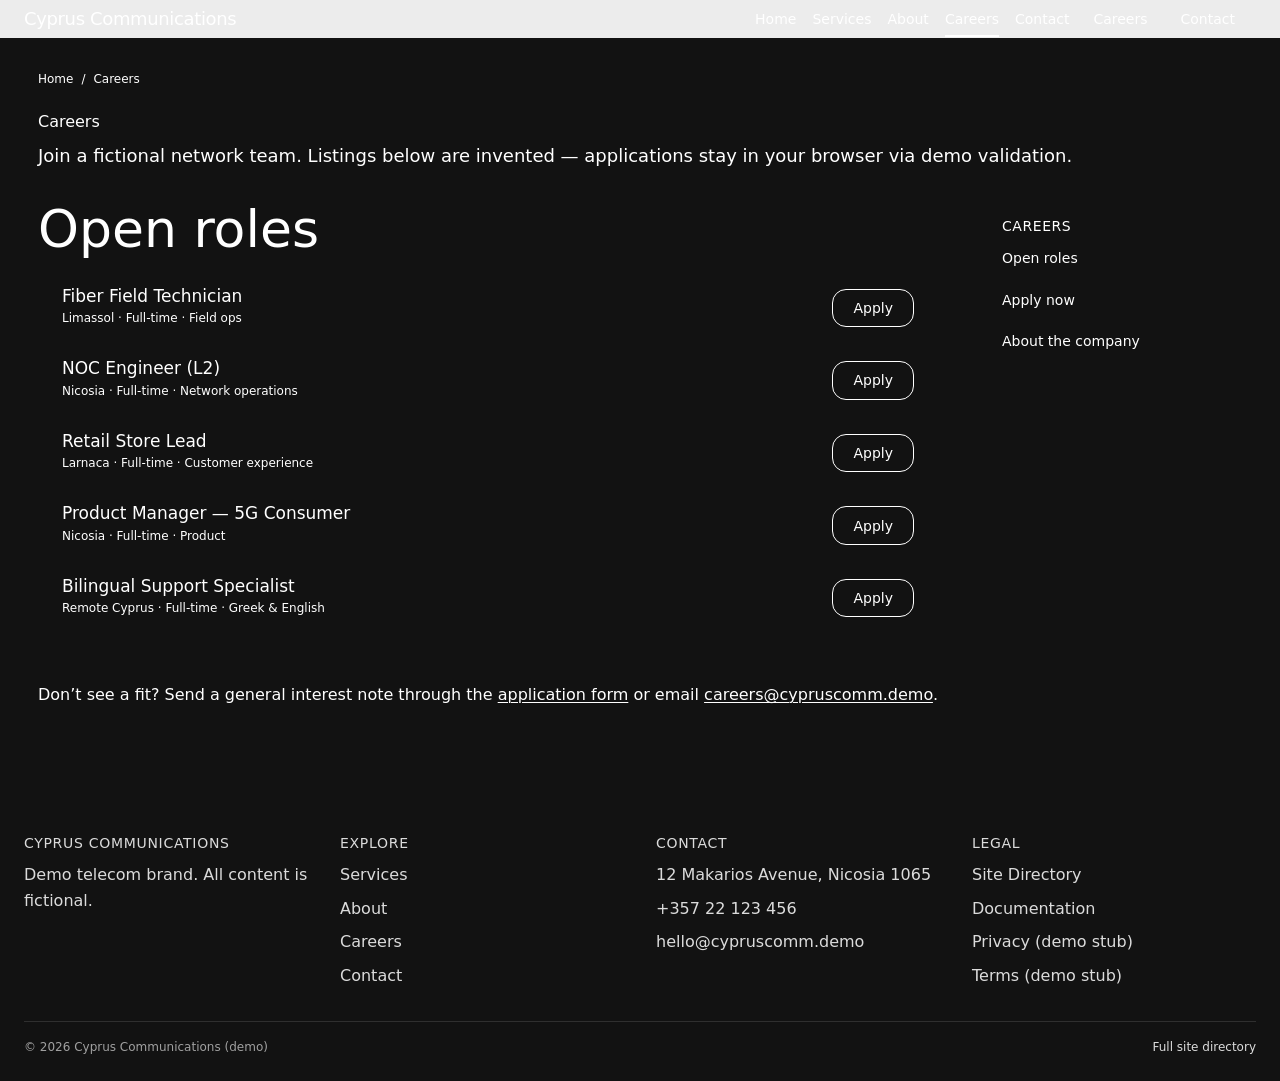
<file: careers/index.html>
<!DOCTYPE html>
<html lang="en">
<head>
  <meta charset="UTF-8">
  <meta name="viewport" content="width=device-width, initial-scale=1.0">
  <meta name="description" content="Open roles at Cyprus Communications — demo careers listings.">
  <title>Careers | Cyprus Communications</title>
  <link rel="preconnect" href="https://fonts.googleapis.com">
  <link rel="preconnect" href="https://fonts.gstatic.com" crossorigin>
  <link href="https://fonts.googleapis.com/css2?family=Outfit:wght@500;600;700&family=Source+Sans+3:wght@400;500;600;700&display=swap" rel="stylesheet">
  <link rel="stylesheet" href="../styles/tokens.css">
  <link rel="stylesheet" href="../styles/base.css">
  <link rel="stylesheet" href="../styles/layout.css">
  <link rel="stylesheet" href="../styles/components.css">
  <link rel="stylesheet" href="../styles/traditional.css">
</head>
<body data-page="careers">
  <a class="skip-link" href="#main">Skip to content</a>

  <header class="site-header">
    <div class="site-header__inner">
      <a class="logo" href="../index.html">Cyprus <span>Communications</span></a>
      <button class="nav-toggle" type="button" aria-expanded="false" aria-controls="primary-nav">Menu</button>
      <nav class="nav-primary" id="primary-nav" aria-label="Primary">
        <ul class="nav-primary__list">
          <li><a href="../index.html" data-nav="home">Home</a></li>
          <li><a href="../services/index.html" data-nav="services">Services</a></li>
          <li><a href="../about/index.html" data-nav="about">About</a></li>
          <li><a href="index.html" data-nav="careers">Careers</a></li>
          <li><a href="../contact/index.html" data-nav="contact">Contact</a></li>
        </ul>
        <div class="nav-utility">
          <a href="index.html">Careers</a>
          <a class="btn btn--primary" href="../contact/index.html">Contact</a>
        </div>
      </nav>
    </div>
  </header>

  <main id="main" class="page-shell">
    <nav class="breadcrumbs" aria-label="Breadcrumb">
      <ol>
        <li><a href="../index.html">Home</a></li>
        <li><span aria-current="page">Careers</span></li>
      </ol>
    </nav>

    <header class="page-header">
      <h1>Careers</h1>
      <p class="lede">Join a fictional network team. Listings below are invented — applications stay in your browser via demo validation.</p>
    </header>

    <div class="layout-split">
      <div>
        <section class="section-block" aria-labelledby="open-roles">
          <h2 id="open-roles">Open roles</h2>
          <ul class="job-list">
            <li>
              <div>
                <h2>Fiber Field Technician</h2>
                <p class="job-meta">Limassol · Full-time · Field ops</p>
              </div>
              <a class="btn btn--secondary" href="apply.html?role=fiber-tech">Apply</a>
            </li>
            <li>
              <div>
                <h2>NOC Engineer (L2)</h2>
                <p class="job-meta">Nicosia · Full-time · Network operations</p>
              </div>
              <a class="btn btn--secondary" href="apply.html?role=noc-l2">Apply</a>
            </li>
            <li>
              <div>
                <h2>Retail Store Lead</h2>
                <p class="job-meta">Larnaca · Full-time · Customer experience</p>
              </div>
              <a class="btn btn--secondary" href="apply.html?role=retail-lead">Apply</a>
            </li>
            <li>
              <div>
                <h2>Product Manager — 5G Consumer</h2>
                <p class="job-meta">Nicosia · Full-time · Product</p>
              </div>
              <a class="btn btn--secondary" href="apply.html?role=pm-5g">Apply</a>
            </li>
            <li>
              <div>
                <h2>Bilingual Support Specialist</h2>
                <p class="job-meta">Remote Cyprus · Full-time · Greek &amp; English</p>
              </div>
              <a class="btn btn--secondary" href="apply.html?role=support">Apply</a>
            </li>
          </ul>
        </section>

        <p class="prose">Don’t see a fit? Send a general interest note through the <a href="apply.html">application form</a> or email <a href="mailto:careers@cypruscomm.demo">careers@cypruscomm.demo</a>.</p>
      </div>

      <aside class="related-nav" aria-label="Careers links">
        <h2>Careers</h2>
        <ul>
          <li><a href="index.html">Open roles</a></li>
          <li><a href="apply.html">Apply now</a></li>
          <li><a href="../about/index.html">About the company</a></li>
        </ul>
      </aside>
    </div>
  </main>

  <footer class="site-footer">
    <div class="site-footer__inner">
      <div>
        <h2>Cyprus Communications</h2>
        <p>Demo telecom brand. All content is fictional.</p>
      </div>
      <div>
        <h2>Explore</h2>
        <ul>
          <li><a href="../services/index.html">Services</a></li>
          <li><a href="../about/index.html">About</a></li>
          <li><a href="index.html">Careers</a></li>
          <li><a href="../contact/index.html">Contact</a></li>
        </ul>
      </div>
      <div>
        <h2>Contact</h2>
        <ul>
          <li>12 Makarios Avenue, Nicosia 1065</li>
          <li><a href="tel:+35722123456">+357 22 123 456</a></li>
          <li><a href="mailto:hello@cypruscomm.demo">hello@cypruscomm.demo</a></li>
        </ul>
      </div>
      <div>
        <h2>Legal</h2>
        <ul>
          <li><a href="../sitemap.html">Site Directory</a></li>
          <li><a href="../docs/README.md">Documentation</a></li>
          <li>Privacy (demo stub)</li>
          <li>Terms (demo stub)</li>
        </ul>
      </div>
    </div>
    <div class="site-footer__meta">
      <span>&copy; 2026 Cyprus Communications (demo)</span>
      <a href="../sitemap.html">Full site directory</a>
    </div>
  </footer>

  <script src="../js/main.js"></script>
</body>
</html>
</file>
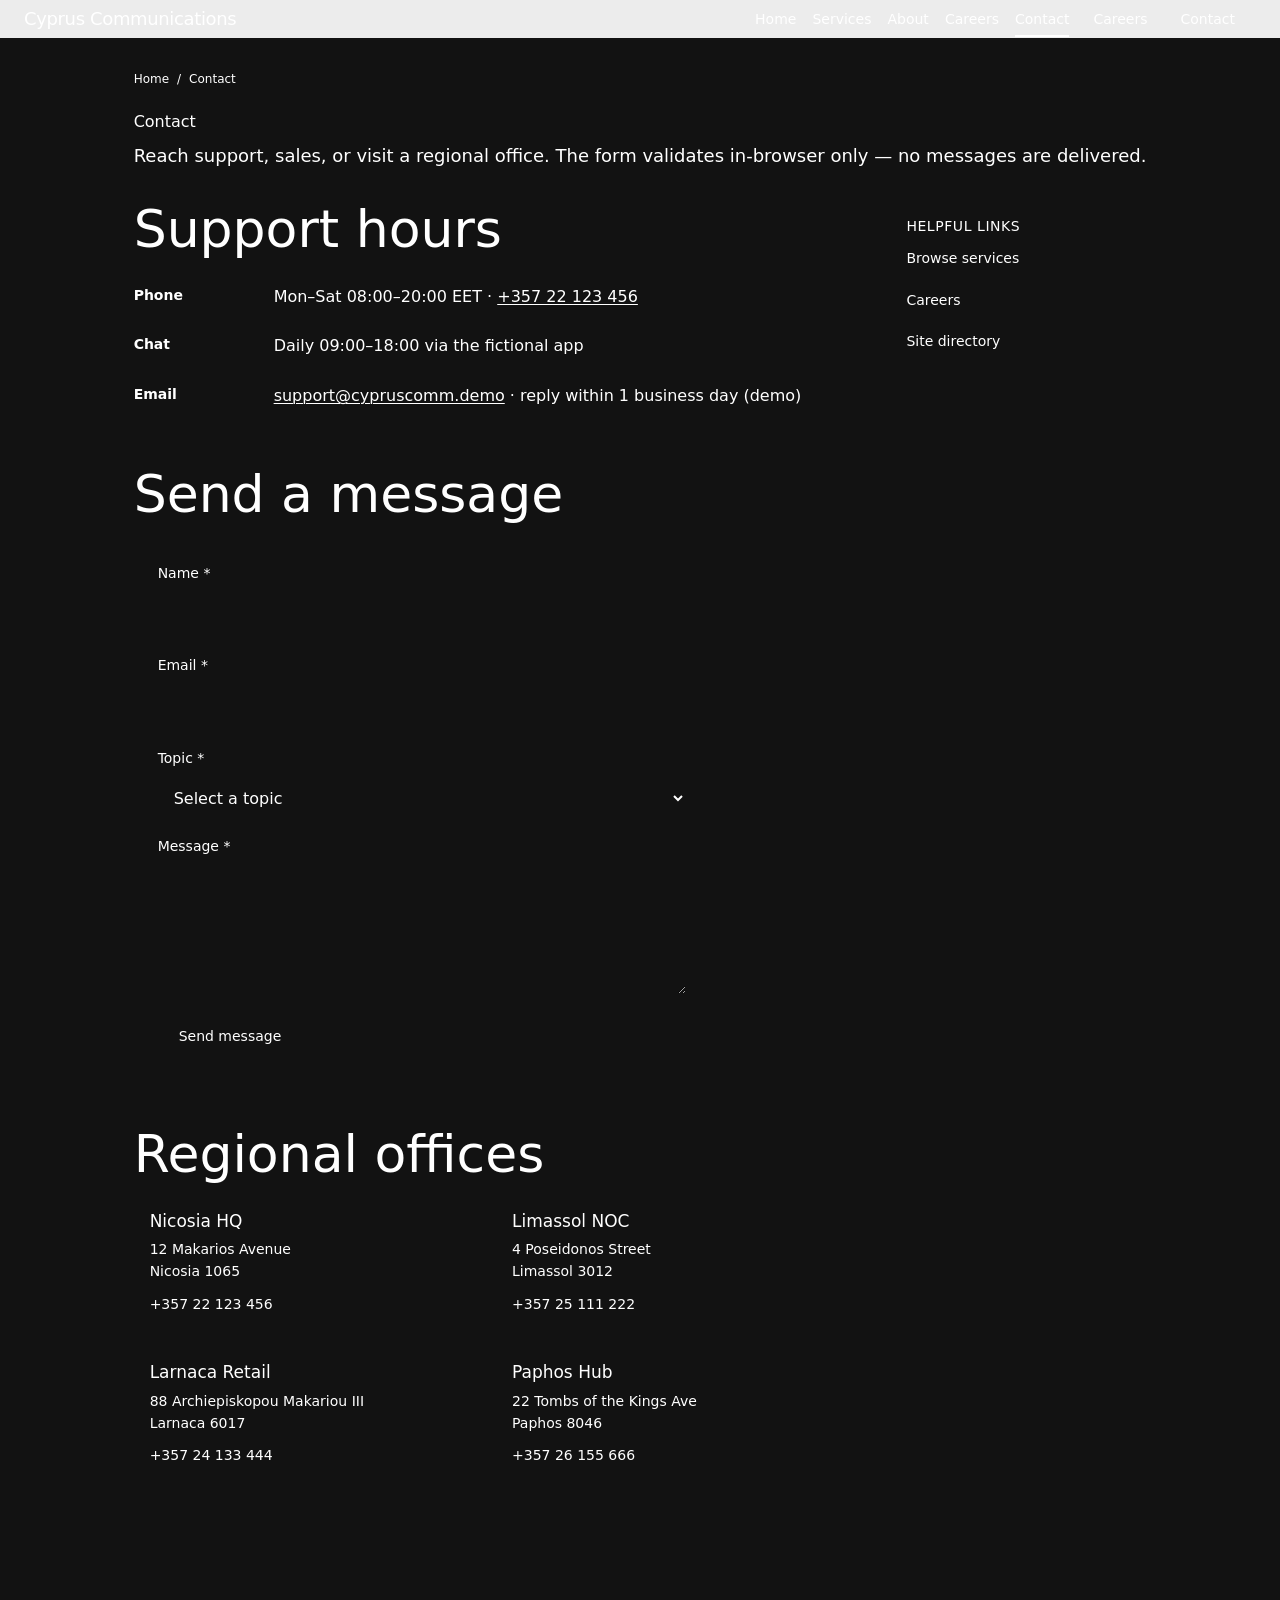
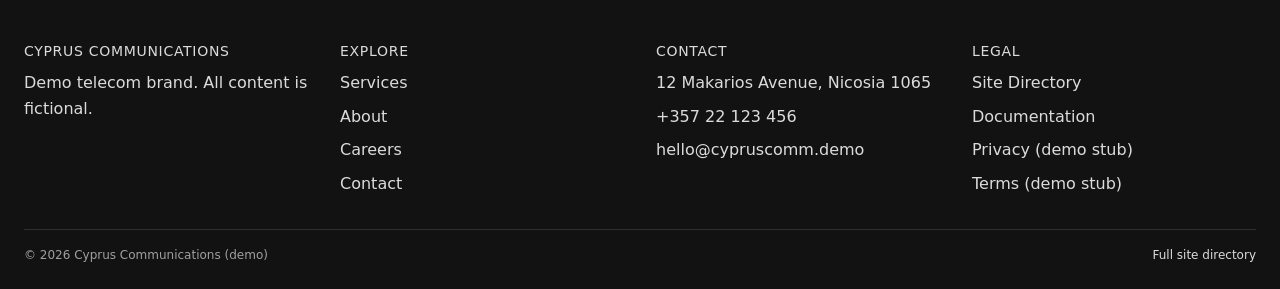
<file: contact/index.html>
<!DOCTYPE html>
<html lang="en">
<head>
  <meta charset="UTF-8">
  <meta name="viewport" content="width=device-width, initial-scale=1.0">
  <meta name="description" content="Contact Cyprus Communications — form, support hours, and regional offices (demo).">
  <title>Contact | Cyprus Communications</title>
  <link rel="preconnect" href="https://fonts.googleapis.com">
  <link rel="preconnect" href="https://fonts.gstatic.com" crossorigin>
  <link href="https://fonts.googleapis.com/css2?family=Outfit:wght@500;600;700&family=Source+Sans+3:wght@400;500;600;700&display=swap" rel="stylesheet">
  <link rel="stylesheet" href="../styles/tokens.css">
  <link rel="stylesheet" href="../styles/base.css">
  <link rel="stylesheet" href="../styles/layout.css">
  <link rel="stylesheet" href="../styles/components.css">
  <link rel="stylesheet" href="../styles/traditional.css">
</head>
<body data-page="contact">
  <a class="skip-link" href="#main">Skip to content</a>

  <header class="site-header">
    <div class="site-header__inner">
      <a class="logo" href="../index.html">Cyprus <span>Communications</span></a>
      <button class="nav-toggle" type="button" aria-expanded="false" aria-controls="primary-nav">Menu</button>
      <nav class="nav-primary" id="primary-nav" aria-label="Primary">
        <ul class="nav-primary__list">
          <li><a href="../index.html" data-nav="home">Home</a></li>
          <li><a href="../services/index.html" data-nav="services">Services</a></li>
          <li><a href="../about/index.html" data-nav="about">About</a></li>
          <li><a href="../careers/index.html" data-nav="careers">Careers</a></li>
          <li><a href="index.html" data-nav="contact">Contact</a></li>
        </ul>
        <div class="nav-utility">
          <a href="../careers/index.html">Careers</a>
          <a class="btn btn--primary" href="index.html">Contact</a>
        </div>
      </nav>
    </div>
  </header>

  <main id="main" class="page-shell">
    <nav class="breadcrumbs" aria-label="Breadcrumb">
      <ol>
        <li><a href="../index.html">Home</a></li>
        <li><span aria-current="page">Contact</span></li>
      </ol>
    </nav>

    <header class="page-header">
      <h1>Contact</h1>
      <p class="lede">Reach support, sales, or visit a regional office. The form validates in-browser only — no messages are delivered.</p>
    </header>

    <div class="layout-split">
      <div>
        <section class="section-block" aria-labelledby="support-hours">
          <h2 id="support-hours">Support hours</h2>
          <ul class="info-list">
            <li><strong>Phone</strong><span>Mon–Sat 08:00–20:00 EET · <a href="tel:+35722123456">+357 22 123 456</a></span></li>
            <li><strong>Chat</strong><span>Daily 09:00–18:00 via the fictional app</span></li>
            <li><strong>Email</strong><span><a href="mailto:support@cypruscomm.demo">support@cypruscomm.demo</a> · reply within 1 business day (demo)</span></li>
          </ul>
        </section>

        <section class="section-block" aria-labelledby="contact-form-heading">
          <h2 id="contact-form-heading">Send a message</h2>

          <div class="alert alert--success" data-form-success data-for="contact-form" hidden tabindex="-1" role="status">
            Message validated locally. In a production site this would be emailed to our team — here nothing was sent.
          </div>

          <form class="form" id="contact-form" data-validate="demo" novalidate>
            <div class="form-field">
              <label for="name">Name <span class="required-marker" aria-hidden="true">*</span></label>
              <input type="text" id="name" name="name" required aria-required="true" autocomplete="name">
              <span class="field-error" role="alert"></span>
            </div>

            <div class="form-field">
              <label for="email">Email <span class="required-marker" aria-hidden="true">*</span></label>
              <input type="email" id="email" name="email" required aria-required="true" autocomplete="email">
              <span class="field-error" role="alert"></span>
            </div>

            <div class="form-field">
              <label for="topic">Topic <span class="required-marker" aria-hidden="true">*</span></label>
              <select id="topic" name="topic" required aria-required="true">
                <option value="">Select a topic</option>
                <option value="residential">Residential plans</option>
                <option value="business">Business connectivity</option>
                <option value="support">Technical support</option>
                <option value="press">Press &amp; media</option>
                <option value="other">Other</option>
              </select>
              <span class="field-error" role="alert"></span>
            </div>

            <div class="form-field">
              <label for="message">Message <span class="required-marker" aria-hidden="true">*</span></label>
              <textarea id="message" name="message" required aria-required="true" maxlength="3000"></textarea>
              <span class="field-error" role="alert"></span>
            </div>

            <button class="btn btn--primary" type="submit">Send message</button>
          </form>
        </section>

        <section class="section-block" aria-labelledby="offices">
          <h2 id="offices">Regional offices</h2>
          <div class="office-grid">
            <article class="office-card">
              <h3>Nicosia HQ</h3>
              <p>12 Makarios Avenue<br>Nicosia 1065</p>
              <a href="tel:+35722123456">+357 22 123 456</a>
            </article>
            <article class="office-card">
              <h3>Limassol NOC</h3>
              <p>4 Poseidonos Street<br>Limassol 3012</p>
              <a href="tel:+35725111222">+357 25 111 222</a>
            </article>
            <article class="office-card">
              <h3>Larnaca Retail</h3>
              <p>88 Archiepiskopou Makariou III<br>Larnaca 6017</p>
              <a href="tel:+35724133444">+357 24 133 444</a>
            </article>
            <article class="office-card">
              <h3>Paphos Hub</h3>
              <p>22 Tombs of the Kings Ave<br>Paphos 8046</p>
              <a href="tel:+35726155666">+357 26 155 666</a>
            </article>
          </div>
        </section>
      </div>

      <aside class="related-nav" aria-label="Helpful links">
        <h2>Helpful links</h2>
        <ul>
          <li><a href="../services/index.html">Browse services</a></li>
          <li><a href="../careers/index.html">Careers</a></li>
          <li><a href="../sitemap.html">Site directory</a></li>
        </ul>
      </aside>
    </div>
  </main>

  <footer class="site-footer">
    <div class="site-footer__inner">
      <div>
        <h2>Cyprus Communications</h2>
        <p>Demo telecom brand. All content is fictional.</p>
      </div>
      <div>
        <h2>Explore</h2>
        <ul>
          <li><a href="../services/index.html">Services</a></li>
          <li><a href="../about/index.html">About</a></li>
          <li><a href="../careers/index.html">Careers</a></li>
          <li><a href="index.html">Contact</a></li>
        </ul>
      </div>
      <div>
        <h2>Contact</h2>
        <ul>
          <li>12 Makarios Avenue, Nicosia 1065</li>
          <li><a href="tel:+35722123456">+357 22 123 456</a></li>
          <li><a href="mailto:hello@cypruscomm.demo">hello@cypruscomm.demo</a></li>
        </ul>
      </div>
      <div>
        <h2>Legal</h2>
        <ul>
          <li><a href="../sitemap.html">Site Directory</a></li>
          <li><a href="../docs/README.md">Documentation</a></li>
          <li>Privacy (demo stub)</li>
          <li>Terms (demo stub)</li>
        </ul>
      </div>
    </div>
    <div class="site-footer__meta">
      <span>&copy; 2026 Cyprus Communications (demo)</span>
      <a href="../sitemap.html">Full site directory</a>
    </div>
  </footer>

  <script src="../js/main.js"></script>
  <script src="../js/forms.js"></script>
</body>
</html>
</file>
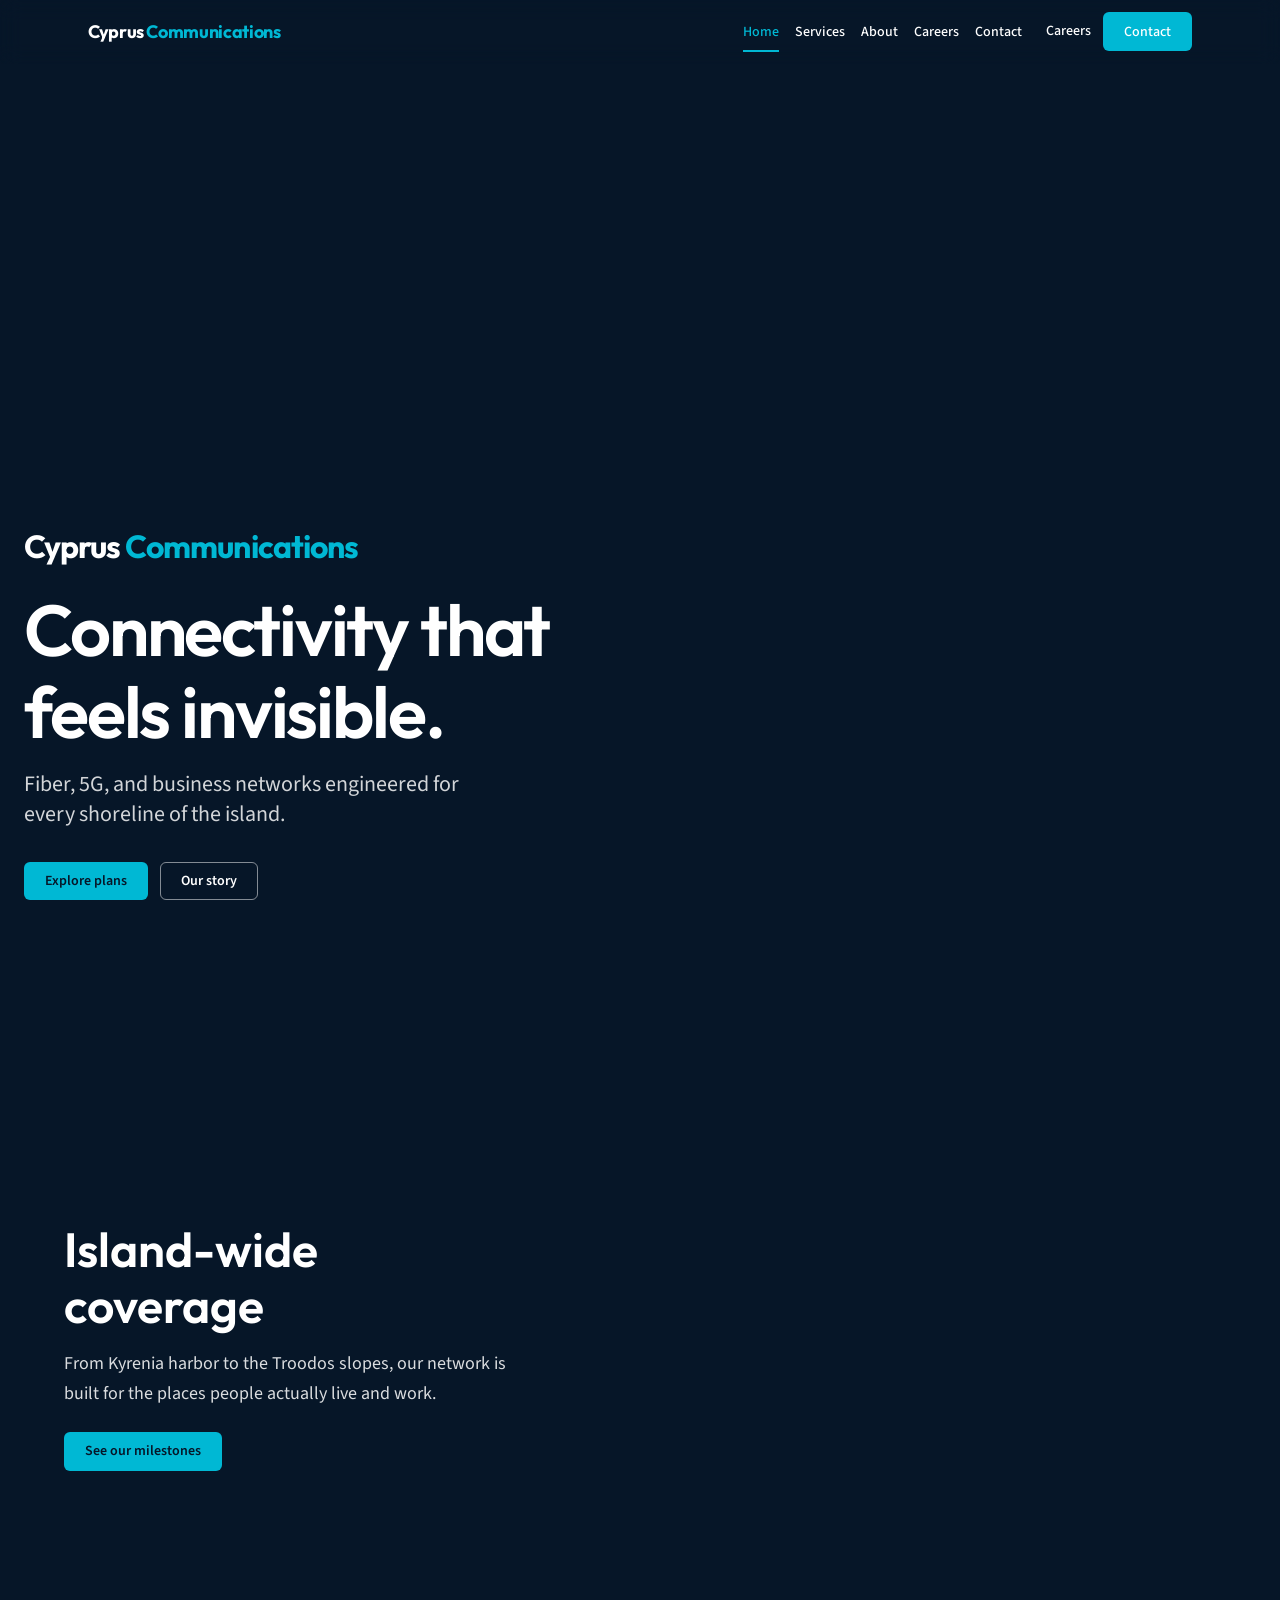
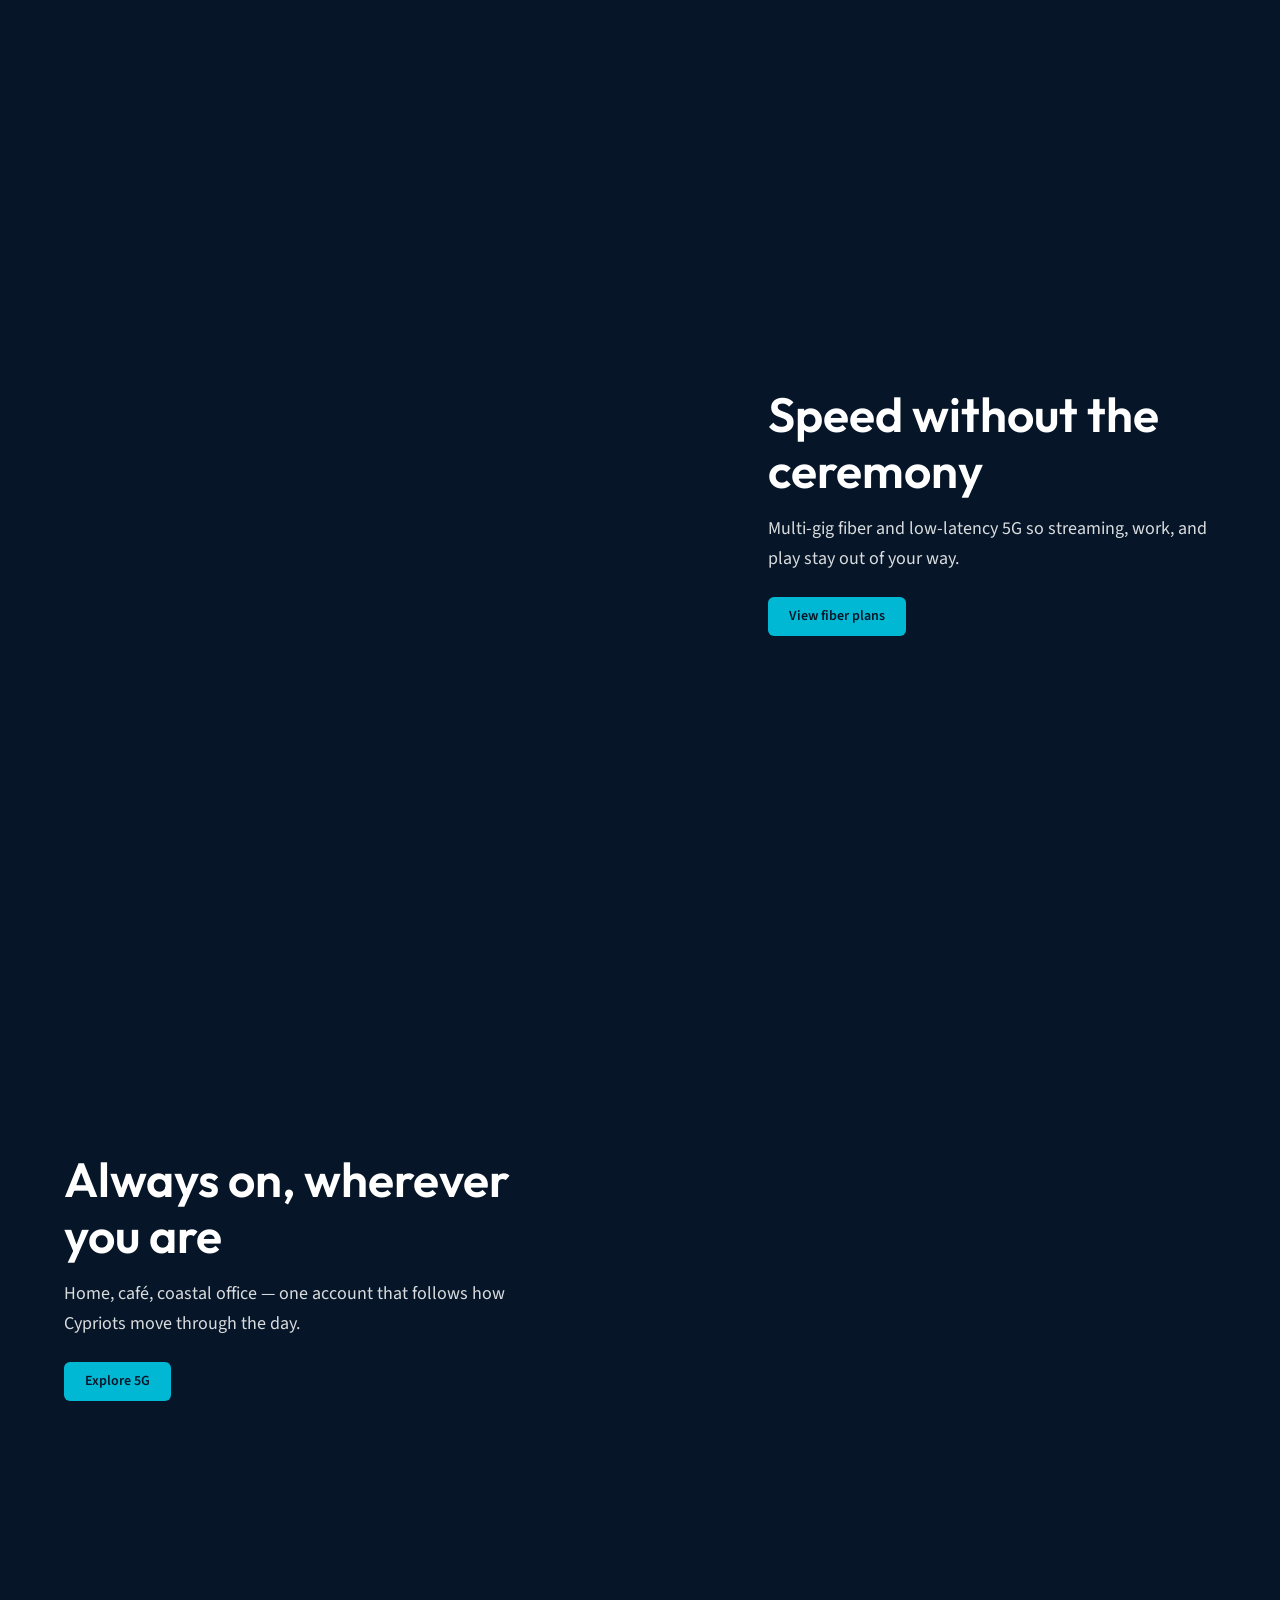
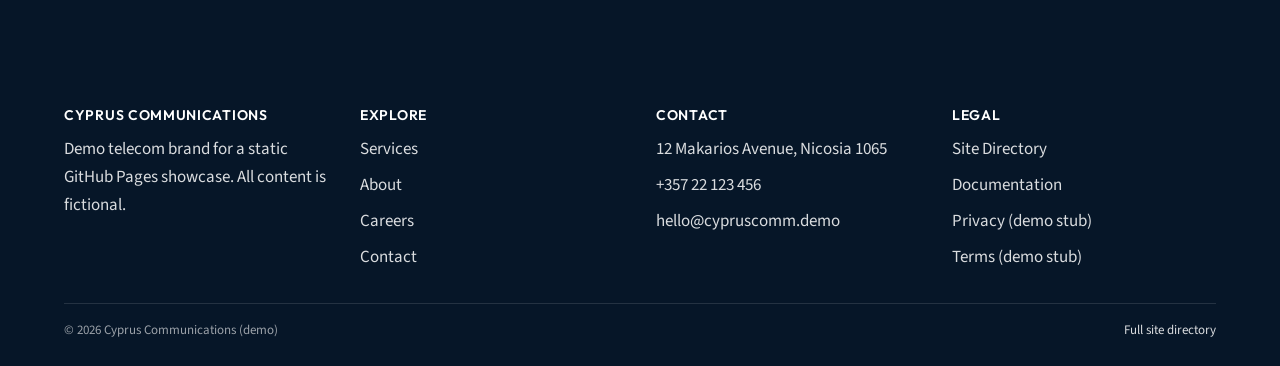
<file: cyprus-communications/index.html>
<!DOCTYPE html>
<html lang="en">
<head>
  <meta charset="UTF-8">
  <meta name="viewport" content="width=device-width, initial-scale=1.0">
  <meta name="description" content="Cyprus Communications — island-wide fiber, 5G, and business connectivity. Demo showcase site.">
  <title>Cyprus Communications</title>
  <!--
    LANDING PAGE ONLY — Apple-inspired cinematic design.
    All other pages use traditional corporate/telecom patterns (see docs/design-system.md).
    CSS load order: tokens → base → layout → components → landing.
  -->
  <link rel="preconnect" href="https://fonts.googleapis.com">
  <link rel="preconnect" href="https://fonts.gstatic.com" crossorigin>
  <link href="https://fonts.googleapis.com/css2?family=Outfit:wght@500;600;700&family=Source+Sans+3:wght@400;500;600;700&display=swap" rel="stylesheet">
  <link rel="stylesheet" href="styles/tokens.css">
  <link rel="stylesheet" href="styles/base.css">
  <link rel="stylesheet" href="styles/layout.css">
  <link rel="stylesheet" href="styles/components.css">
  <link rel="stylesheet" href="styles/landing.css">
</head>
<!-- data-page drives active nav highlighting in js/main.js -->
<body class="landing-page" data-page="home">
  <!-- Skip link: first focusable control for keyboard users -->
  <a class="skip-link" href="#main">Skip to content</a>

  <header class="site-header">
    <div class="site-header__inner">
      <a class="logo" href="index.html">Cyprus <span>Communications</span></a>
      <button class="nav-toggle" type="button" aria-expanded="false" aria-controls="primary-nav">Menu</button>
      <nav class="nav-primary" id="primary-nav" aria-label="Primary">
        <ul class="nav-primary__list">
          <li><a href="index.html" data-nav="home">Home</a></li>
          <li><a href="services/index.html" data-nav="services">Services</a></li>
          <li><a href="about/index.html" data-nav="about">About</a></li>
          <li><a href="careers/index.html" data-nav="careers">Careers</a></li>
          <li><a href="contact/index.html" data-nav="contact">Contact</a></li>
        </ul>
        <div class="nav-utility">
          <a href="careers/index.html">Careers</a>
          <a class="btn btn--primary" href="contact/index.html">Contact</a>
        </div>
      </nav>
    </div>
  </header>

  <main id="main">
    <!--
      First viewport budget (locked): brand, one headline, one supporting
      sentence, one CTA group, one dominant full-bleed image.
      No cards, stats, overlay badges, or secondary marketing blocks.
    -->
    <section class="landing-hero" aria-label="Introduction">
      <div class="landing-hero__content">
        <p class="landing-hero__brand">Cyprus <span>Communications</span></p>
        <h1>Connectivity that feels invisible.</h1>
        <p class="landing-hero__support">Fiber, 5G, and business networks engineered for every shoreline of the island.</p>
        <div class="btn-group">
          <a class="btn btn--primary" href="services/index.html">Explore plans</a>
          <a class="btn btn--ghost" href="about/index.html">Our story</a>
        </div>
      </div>
    </section>

    <!-- Scroll story: coverage -->
    <section class="landing-section landing-section--coverage" aria-labelledby="story-coverage">
      <div class="landing-section__inner">
        <div class="landing-section__copy">
          <h2 id="story-coverage">Island-wide coverage</h2>
          <p>From Kyrenia harbor to the Troodos slopes, our network is built for the places people actually live and work.</p>
          <a class="btn btn--primary" href="about/achievements.html">See our milestones</a>
        </div>
      </div>
    </section>

    <!-- Scroll story: speed -->
    <section class="landing-section landing-section--speed landing-section--rtl" aria-labelledby="story-speed">
      <div class="landing-section__inner">
        <div class="landing-section__copy">
          <h2 id="story-speed">Speed without the ceremony</h2>
          <p>Multi-gig fiber and low-latency 5G so streaming, work, and play stay out of your way.</p>
          <a class="btn btn--primary" href="services/fiber.html">View fiber plans</a>
        </div>
      </div>
    </section>

    <!-- Scroll story: lifestyle -->
    <section class="landing-section landing-section--lifestyle" aria-labelledby="story-lifestyle">
      <div class="landing-section__inner">
        <div class="landing-section__copy">
          <h2 id="story-lifestyle">Always on, wherever you are</h2>
          <p>Home, café, coastal office — one account that follows how Cypriots move through the day.</p>
          <a class="btn btn--primary" href="services/mobile-5g.html">Explore 5G</a>
        </div>
      </div>
    </section>
  </main>

  <footer class="site-footer">
    <div class="site-footer__inner">
      <div>
        <h2>Cyprus Communications</h2>
        <p>Demo telecom brand for a static GitHub Pages showcase. All content is fictional.</p>
      </div>
      <div>
        <h2>Explore</h2>
        <ul>
          <li><a href="services/index.html">Services</a></li>
          <li><a href="about/index.html">About</a></li>
          <li><a href="careers/index.html">Careers</a></li>
          <li><a href="contact/index.html">Contact</a></li>
        </ul>
      </div>
      <div>
        <h2>Contact</h2>
        <ul>
          <li>12 Makarios Avenue, Nicosia 1065</li>
          <li><a href="tel:+35722123456">+357 22 123 456</a></li>
          <li><a href="mailto:hello@cypruscomm.demo">hello@cypruscomm.demo</a></li>
        </ul>
      </div>
      <div>
        <h2>Legal</h2>
        <ul>
          <li><a href="sitemap.html">Site Directory</a></li>
          <li><a href="docs/README.md">Documentation</a></li>
          <li>Privacy (demo stub)</li>
          <li>Terms (demo stub)</li>
        </ul>
      </div>
    </div>
    <div class="site-footer__meta">
      <span>&copy; 2026 Cyprus Communications (demo)</span>
      <a href="sitemap.html">Full site directory</a>
    </div>
  </footer>

  <script src="js/main.js"></script>
  <!-- Landing-only motion: hero fade + section IntersectionObserver reveals -->
  <script src="js/landing-motion.js"></script>
</body>
</html>
</file>
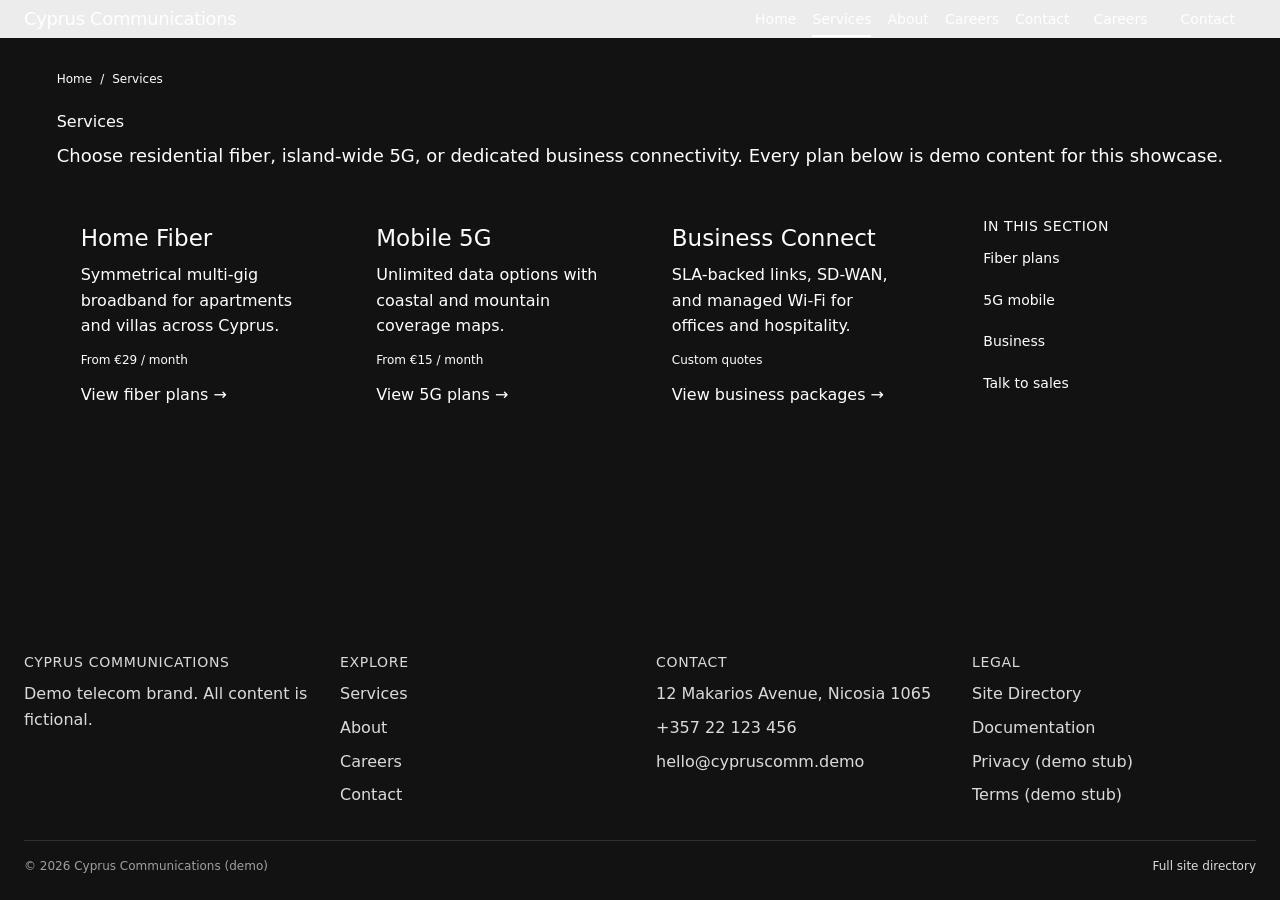
<file: services/index.html>
<!DOCTYPE html>
<html lang="en">
<head>
  <meta charset="UTF-8">
  <meta name="viewport" content="width=device-width, initial-scale=1.0">
  <meta name="description" content="Cyprus Communications services — fiber, 5G, and business connectivity plans.">
  <title>Services | Cyprus Communications</title>
  <!-- Traditional subpage: catalog hub with cards (allowed here — aids scanning). -->
  <link rel="preconnect" href="https://fonts.googleapis.com">
  <link rel="preconnect" href="https://fonts.gstatic.com" crossorigin>
  <link href="https://fonts.googleapis.com/css2?family=Outfit:wght@500;600;700&family=Source+Sans+3:wght@400;500;600;700&display=swap" rel="stylesheet">
  <link rel="stylesheet" href="../styles/tokens.css">
  <link rel="stylesheet" href="../styles/base.css">
  <link rel="stylesheet" href="../styles/layout.css">
  <link rel="stylesheet" href="../styles/components.css">
  <link rel="stylesheet" href="../styles/traditional.css">
</head>
<body data-page="services">
  <a class="skip-link" href="#main">Skip to content</a>

  <header class="site-header">
    <div class="site-header__inner">
      <a class="logo" href="../index.html">Cyprus <span>Communications</span></a>
      <button class="nav-toggle" type="button" aria-expanded="false" aria-controls="primary-nav">Menu</button>
      <nav class="nav-primary" id="primary-nav" aria-label="Primary">
        <ul class="nav-primary__list">
          <li><a href="../index.html" data-nav="home">Home</a></li>
          <li><a href="index.html" data-nav="services">Services</a></li>
          <li><a href="../about/index.html" data-nav="about">About</a></li>
          <li><a href="../careers/index.html" data-nav="careers">Careers</a></li>
          <li><a href="../contact/index.html" data-nav="contact">Contact</a></li>
        </ul>
        <div class="nav-utility">
          <a href="../careers/index.html">Careers</a>
          <a class="btn btn--primary" href="../contact/index.html">Contact</a>
        </div>
      </nav>
    </div>
  </header>

  <main id="main" class="page-shell">
    <nav class="breadcrumbs" aria-label="Breadcrumb">
      <ol>
        <li><a href="../index.html">Home</a></li>
        <li><span aria-current="page">Services</span></li>
      </ol>
    </nav>

    <header class="page-header">
      <h1>Services</h1>
      <p class="lede">Choose residential fiber, island-wide 5G, or dedicated business connectivity. Every plan below is demo content for this showcase.</p>
    </header>

    <div class="layout-split">
      <div>
        <div class="card-grid">
          <article class="card">
            <h2>Home Fiber</h2>
            <p>Symmetrical multi-gig broadband for apartments and villas across Cyprus.</p>
            <p class="card__meta">From €29 / month</p>
            <a class="card__link" href="fiber.html">View fiber plans →</a>
          </article>
          <article class="card">
            <h2>Mobile 5G</h2>
            <p>Unlimited data options with coastal and mountain coverage maps.</p>
            <p class="card__meta">From €15 / month</p>
            <a class="card__link" href="mobile-5g.html">View 5G plans →</a>
          </article>
          <article class="card">
            <h2>Business Connect</h2>
            <p>SLA-backed links, SD-WAN, and managed Wi‑Fi for offices and hospitality.</p>
            <p class="card__meta">Custom quotes</p>
            <a class="card__link" href="business.html">View business packages →</a>
          </article>
        </div>
      </div>

      <aside class="related-nav" aria-label="In this section">
        <h2>In this section</h2>
        <ul>
          <li><a href="fiber.html">Fiber plans</a></li>
          <li><a href="mobile-5g.html">5G mobile</a></li>
          <li><a href="business.html">Business</a></li>
          <li><a href="../contact/index.html">Talk to sales</a></li>
        </ul>
      </aside>
    </div>
  </main>

  <footer class="site-footer">
    <div class="site-footer__inner">
      <div>
        <h2>Cyprus Communications</h2>
        <p>Demo telecom brand. All content is fictional.</p>
      </div>
      <div>
        <h2>Explore</h2>
        <ul>
          <li><a href="index.html">Services</a></li>
          <li><a href="../about/index.html">About</a></li>
          <li><a href="../careers/index.html">Careers</a></li>
          <li><a href="../contact/index.html">Contact</a></li>
        </ul>
      </div>
      <div>
        <h2>Contact</h2>
        <ul>
          <li>12 Makarios Avenue, Nicosia 1065</li>
          <li><a href="tel:+35722123456">+357 22 123 456</a></li>
          <li><a href="mailto:hello@cypruscomm.demo">hello@cypruscomm.demo</a></li>
        </ul>
      </div>
      <div>
        <h2>Legal</h2>
        <ul>
          <li><a href="../sitemap.html">Site Directory</a></li>
          <li><a href="../docs/README.md">Documentation</a></li>
          <li>Privacy (demo stub)</li>
          <li>Terms (demo stub)</li>
        </ul>
      </div>
    </div>
    <div class="site-footer__meta">
      <span>&copy; 2026 Cyprus Communications (demo)</span>
      <a href="../sitemap.html">Full site directory</a>
    </div>
  </footer>

  <script src="../js/main.js"></script>
</body>
</html>
</file>
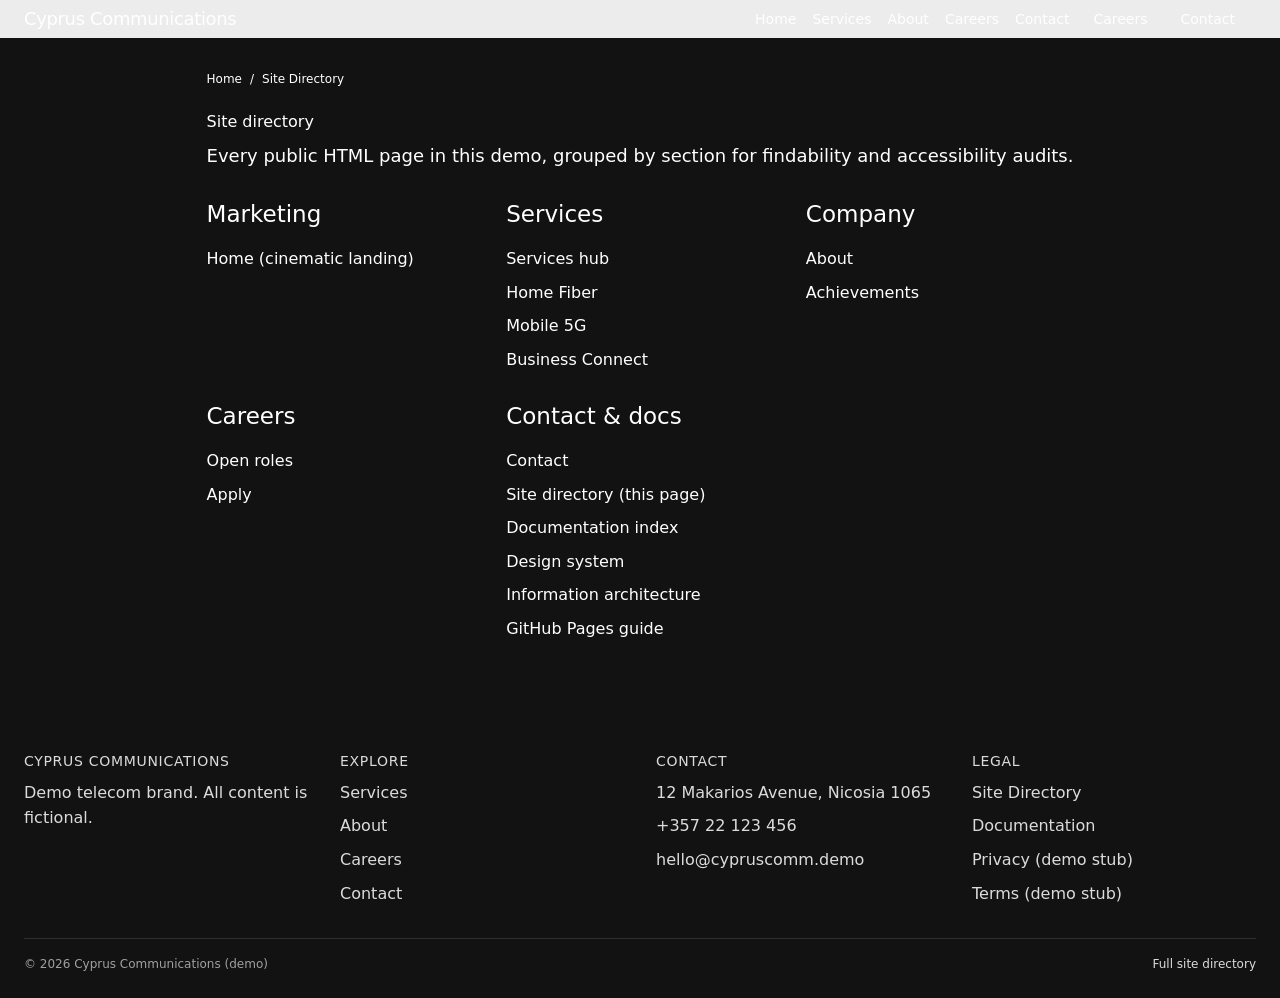
<file: sitemap.html>
<!DOCTYPE html>
<html lang="en">
<head>
  <meta charset="UTF-8">
  <meta name="viewport" content="width=device-width, initial-scale=1.0">
  <meta name="description" content="Full site directory for the Cyprus Communications demo.">
  <title>Site Directory | Cyprus Communications</title>
  <link rel="preconnect" href="https://fonts.googleapis.com">
  <link rel="preconnect" href="https://fonts.gstatic.com" crossorigin>
  <link href="https://fonts.googleapis.com/css2?family=Outfit:wght@500;600;700&family=Source+Sans+3:wght@400;500;600;700&display=swap" rel="stylesheet">
  <link rel="stylesheet" href="styles/tokens.css">
  <link rel="stylesheet" href="styles/base.css">
  <link rel="stylesheet" href="styles/layout.css">
  <link rel="stylesheet" href="styles/components.css">
  <link rel="stylesheet" href="styles/traditional.css">
</head>
<body data-page="">
  <a class="skip-link" href="#main">Skip to content</a>

  <header class="site-header">
    <div class="site-header__inner">
      <a class="logo" href="index.html">Cyprus <span>Communications</span></a>
      <button class="nav-toggle" type="button" aria-expanded="false" aria-controls="primary-nav">Menu</button>
      <nav class="nav-primary" id="primary-nav" aria-label="Primary">
        <ul class="nav-primary__list">
          <li><a href="index.html" data-nav="home">Home</a></li>
          <li><a href="services/index.html" data-nav="services">Services</a></li>
          <li><a href="about/index.html" data-nav="about">About</a></li>
          <li><a href="careers/index.html" data-nav="careers">Careers</a></li>
          <li><a href="contact/index.html" data-nav="contact">Contact</a></li>
        </ul>
        <div class="nav-utility">
          <a href="careers/index.html">Careers</a>
          <a class="btn btn--primary" href="contact/index.html">Contact</a>
        </div>
      </nav>
    </div>
  </header>

  <main id="main" class="page-shell">
    <nav class="breadcrumbs" aria-label="Breadcrumb">
      <ol>
        <li><a href="index.html">Home</a></li>
        <li><span aria-current="page">Site Directory</span></li>
      </ol>
    </nav>

    <header class="page-header">
      <h1>Site directory</h1>
      <p class="lede">Every public HTML page in this demo, grouped by section for findability and accessibility audits.</p>
    </header>

    <div class="sitemap-grid">
      <section class="sitemap-group" aria-labelledby="sm-marketing">
        <h2 id="sm-marketing">Marketing</h2>
        <ul>
          <li><a href="index.html">Home (cinematic landing)</a></li>
        </ul>
      </section>

      <section class="sitemap-group" aria-labelledby="sm-services">
        <h2 id="sm-services">Services</h2>
        <ul>
          <li><a href="services/index.html">Services hub</a></li>
          <li><a href="services/fiber.html">Home Fiber</a></li>
          <li><a href="services/mobile-5g.html">Mobile 5G</a></li>
          <li><a href="services/business.html">Business Connect</a></li>
        </ul>
      </section>

      <section class="sitemap-group" aria-labelledby="sm-company">
        <h2 id="sm-company">Company</h2>
        <ul>
          <li><a href="about/index.html">About</a></li>
          <li><a href="about/achievements.html">Achievements</a></li>
        </ul>
      </section>

      <section class="sitemap-group" aria-labelledby="sm-careers">
        <h2 id="sm-careers">Careers</h2>
        <ul>
          <li><a href="careers/index.html">Open roles</a></li>
          <li><a href="careers/apply.html">Apply</a></li>
        </ul>
      </section>

      <section class="sitemap-group" aria-labelledby="sm-contact">
        <h2 id="sm-contact">Contact &amp; docs</h2>
        <ul>
          <li><a href="contact/index.html">Contact</a></li>
          <li><a href="sitemap.html">Site directory (this page)</a></li>
          <li><a href="docs/README.md">Documentation index</a></li>
          <li><a href="docs/design-system.md">Design system</a></li>
          <li><a href="docs/information-architecture.md">Information architecture</a></li>
          <li><a href="docs/github-pages.md">GitHub Pages guide</a></li>
        </ul>
      </section>
    </div>
  </main>

  <footer class="site-footer">
    <div class="site-footer__inner">
      <div>
        <h2>Cyprus Communications</h2>
        <p>Demo telecom brand. All content is fictional.</p>
      </div>
      <div>
        <h2>Explore</h2>
        <ul>
          <li><a href="services/index.html">Services</a></li>
          <li><a href="about/index.html">About</a></li>
          <li><a href="careers/index.html">Careers</a></li>
          <li><a href="contact/index.html">Contact</a></li>
        </ul>
      </div>
      <div>
        <h2>Contact</h2>
        <ul>
          <li>12 Makarios Avenue, Nicosia 1065</li>
          <li><a href="tel:+35722123456">+357 22 123 456</a></li>
          <li><a href="mailto:hello@cypruscomm.demo">hello@cypruscomm.demo</a></li>
        </ul>
      </div>
      <div>
        <h2>Legal</h2>
        <ul>
          <li><a href="sitemap.html">Site Directory</a></li>
          <li><a href="docs/README.md">Documentation</a></li>
          <li>Privacy (demo stub)</li>
          <li>Terms (demo stub)</li>
        </ul>
      </div>
    </div>
    <div class="site-footer__meta">
      <span>&copy; 2026 Cyprus Communications (demo)</span>
      <a href="sitemap.html">Full site directory</a>
    </div>
  </footer>

  <script src="js/main.js"></script>
</body>
</html>
</file>
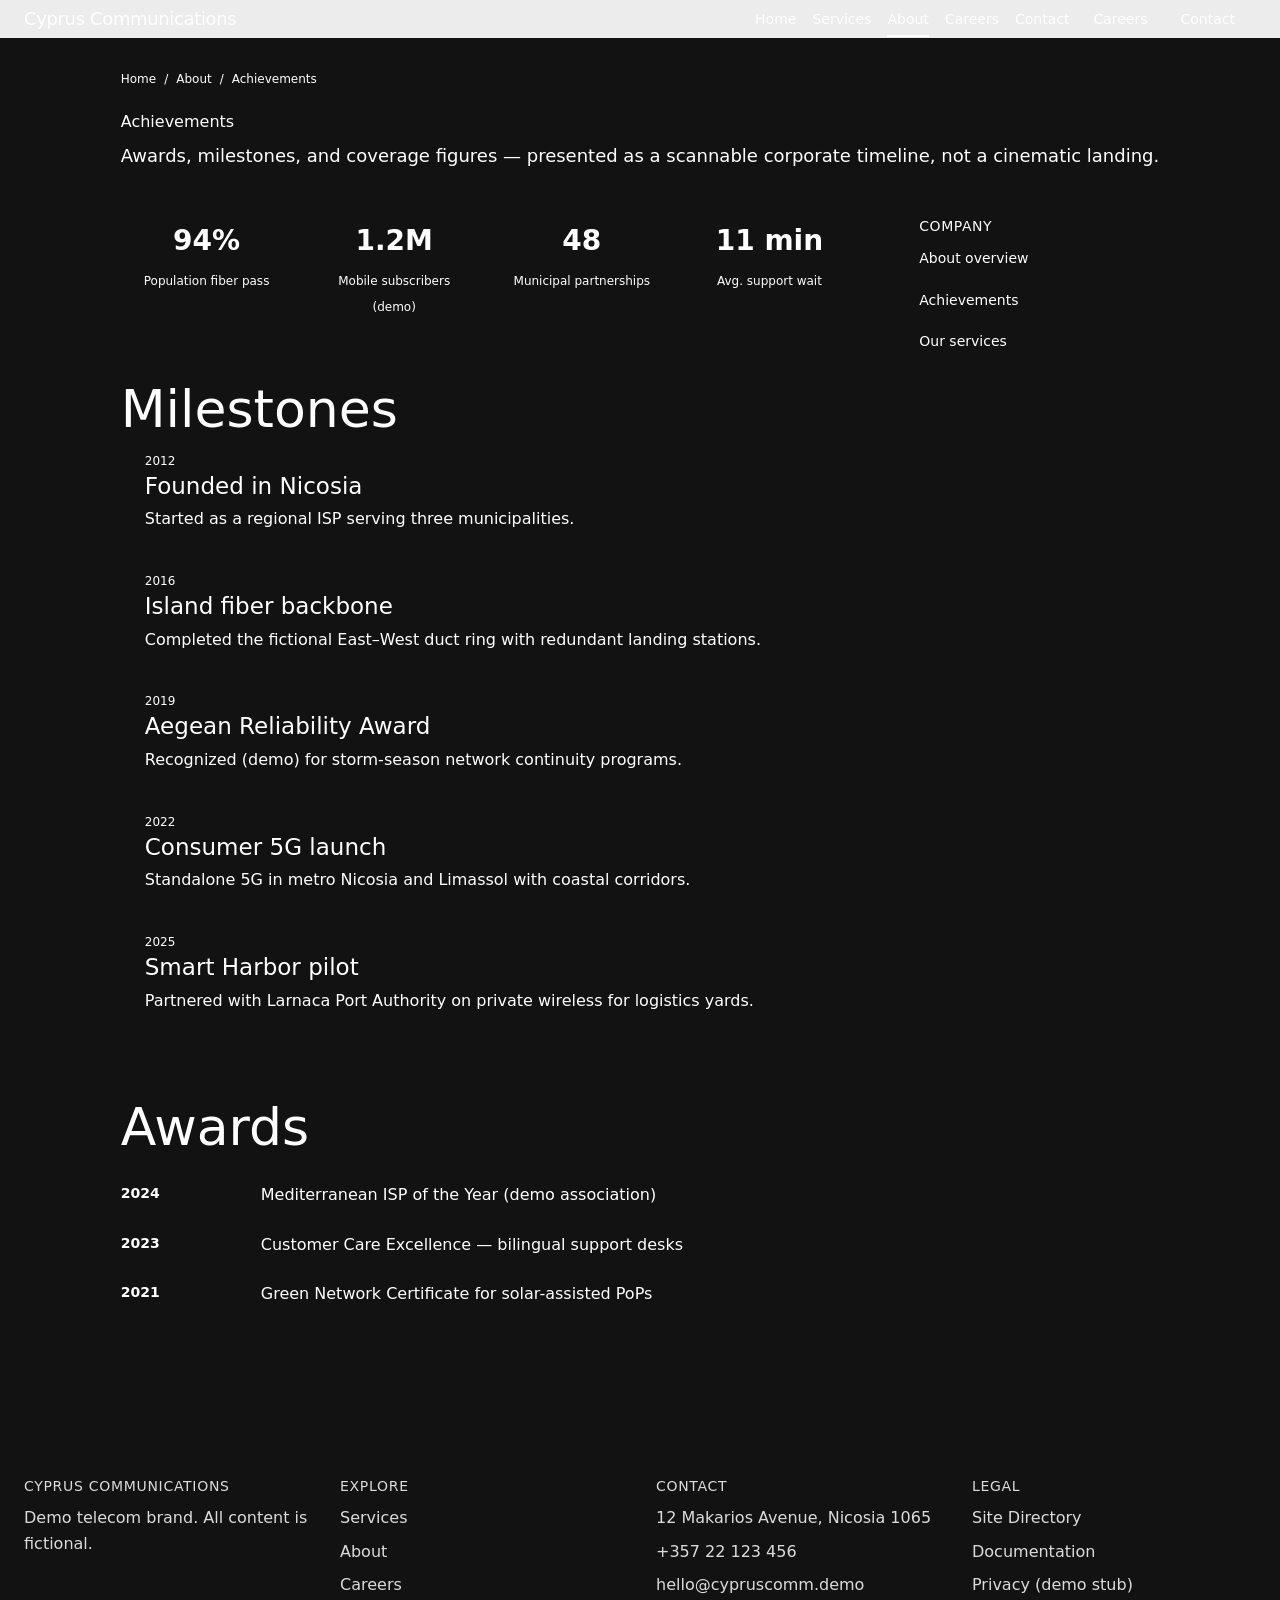
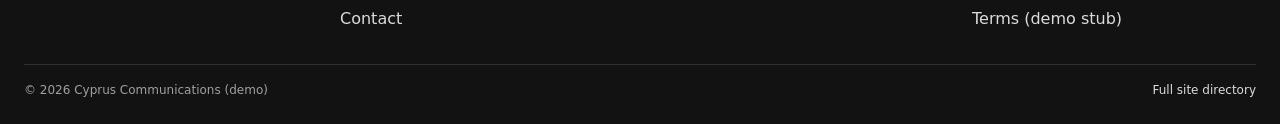
<file: about/achievements.html>
<!DOCTYPE html>
<html lang="en">
<head>
  <meta charset="UTF-8">
  <meta name="viewport" content="width=device-width, initial-scale=1.0">
  <meta name="description" content="Awards, milestones, and coverage stats for Cyprus Communications (demo).">
  <title>Achievements | Cyprus Communications</title>
  <!-- Traditional timeline/list — NOT landing-style cinematic treatment. -->
  <link rel="preconnect" href="https://fonts.googleapis.com">
  <link rel="preconnect" href="https://fonts.gstatic.com" crossorigin>
  <link href="https://fonts.googleapis.com/css2?family=Outfit:wght@500;600;700&family=Source+Sans+3:wght@400;500;600;700&display=swap" rel="stylesheet">
  <link rel="stylesheet" href="../styles/tokens.css">
  <link rel="stylesheet" href="../styles/base.css">
  <link rel="stylesheet" href="../styles/layout.css">
  <link rel="stylesheet" href="../styles/components.css">
  <link rel="stylesheet" href="../styles/traditional.css">
</head>
<body data-page="about">
  <a class="skip-link" href="#main">Skip to content</a>

  <header class="site-header">
    <div class="site-header__inner">
      <a class="logo" href="../index.html">Cyprus <span>Communications</span></a>
      <button class="nav-toggle" type="button" aria-expanded="false" aria-controls="primary-nav">Menu</button>
      <nav class="nav-primary" id="primary-nav" aria-label="Primary">
        <ul class="nav-primary__list">
          <li><a href="../index.html" data-nav="home">Home</a></li>
          <li><a href="../services/index.html" data-nav="services">Services</a></li>
          <li><a href="index.html" data-nav="about">About</a></li>
          <li><a href="../careers/index.html" data-nav="careers">Careers</a></li>
          <li><a href="../contact/index.html" data-nav="contact">Contact</a></li>
        </ul>
        <div class="nav-utility">
          <a href="../careers/index.html">Careers</a>
          <a class="btn btn--primary" href="../contact/index.html">Contact</a>
        </div>
      </nav>
    </div>
  </header>

  <main id="main" class="page-shell">
    <nav class="breadcrumbs" aria-label="Breadcrumb">
      <ol>
        <li><a href="../index.html">Home</a></li>
        <li><a href="index.html">About</a></li>
        <li><span aria-current="page">Achievements</span></li>
      </ol>
    </nav>

    <header class="page-header">
      <h1>Achievements</h1>
      <p class="lede">Awards, milestones, and coverage figures — presented as a scannable corporate timeline, not a cinematic landing.</p>
    </header>

    <div class="layout-split">
      <div>
        <section class="section-block" aria-labelledby="coverage-stats">
          <h2 id="coverage-stats" class="visually-hidden">Coverage at a glance</h2>
          <div class="stat-row">
            <div class="stat-item"><strong>94%</strong><span>Population fiber pass</span></div>
            <div class="stat-item"><strong>1.2M</strong><span>Mobile subscribers (demo)</span></div>
            <div class="stat-item"><strong>48</strong><span>Municipal partnerships</span></div>
            <div class="stat-item"><strong>11 min</strong><span>Avg. support wait</span></div>
          </div>
        </section>

        <section class="section-block" aria-labelledby="milestones">
          <h2 id="milestones">Milestones</h2>
          <ol class="timeline">
            <li>
              <time datetime="2012">2012</time>
              <h3>Founded in Nicosia</h3>
              <p>Started as a regional ISP serving three municipalities.</p>
            </li>
            <li>
              <time datetime="2016">2016</time>
              <h3>Island fiber backbone</h3>
              <p>Completed the fictional East–West duct ring with redundant landing stations.</p>
            </li>
            <li>
              <time datetime="2019">2019</time>
              <h3>Aegean Reliability Award</h3>
              <p>Recognized (demo) for storm-season network continuity programs.</p>
            </li>
            <li>
              <time datetime="2022">2022</time>
              <h3>Consumer 5G launch</h3>
              <p>Standalone 5G in metro Nicosia and Limassol with coastal corridors.</p>
            </li>
            <li>
              <time datetime="2025">2025</time>
              <h3>Smart Harbor pilot</h3>
              <p>Partnered with Larnaca Port Authority on private wireless for logistics yards.</p>
            </li>
          </ol>
        </section>

        <section class="section-block" aria-labelledby="awards">
          <h2 id="awards">Awards</h2>
          <ul class="info-list">
            <li><strong>2024</strong><span>Mediterranean ISP of the Year (demo association)</span></li>
            <li><strong>2023</strong><span>Customer Care Excellence — bilingual support desks</span></li>
            <li><strong>2021</strong><span>Green Network Certificate for solar-assisted PoPs</span></li>
          </ul>
        </section>
      </div>

      <aside class="related-nav" aria-label="In this section">
        <h2>Company</h2>
        <ul>
          <li><a href="index.html">About overview</a></li>
          <li><a href="achievements.html">Achievements</a></li>
          <li><a href="../services/index.html">Our services</a></li>
        </ul>
      </aside>
    </div>
  </main>

  <footer class="site-footer">
    <div class="site-footer__inner">
      <div>
        <h2>Cyprus Communications</h2>
        <p>Demo telecom brand. All content is fictional.</p>
      </div>
      <div>
        <h2>Explore</h2>
        <ul>
          <li><a href="../services/index.html">Services</a></li>
          <li><a href="index.html">About</a></li>
          <li><a href="../careers/index.html">Careers</a></li>
          <li><a href="../contact/index.html">Contact</a></li>
        </ul>
      </div>
      <div>
        <h2>Contact</h2>
        <ul>
          <li>12 Makarios Avenue, Nicosia 1065</li>
          <li><a href="tel:+35722123456">+357 22 123 456</a></li>
          <li><a href="mailto:hello@cypruscomm.demo">hello@cypruscomm.demo</a></li>
        </ul>
      </div>
      <div>
        <h2>Legal</h2>
        <ul>
          <li><a href="../sitemap.html">Site Directory</a></li>
          <li><a href="../docs/README.md">Documentation</a></li>
          <li>Privacy (demo stub)</li>
          <li>Terms (demo stub)</li>
        </ul>
      </div>
    </div>
    <div class="site-footer__meta">
      <span>&copy; 2026 Cyprus Communications (demo)</span>
      <a href="../sitemap.html">Full site directory</a>
    </div>
  </footer>

  <script src="../js/main.js"></script>
</body>
</html>
</file>
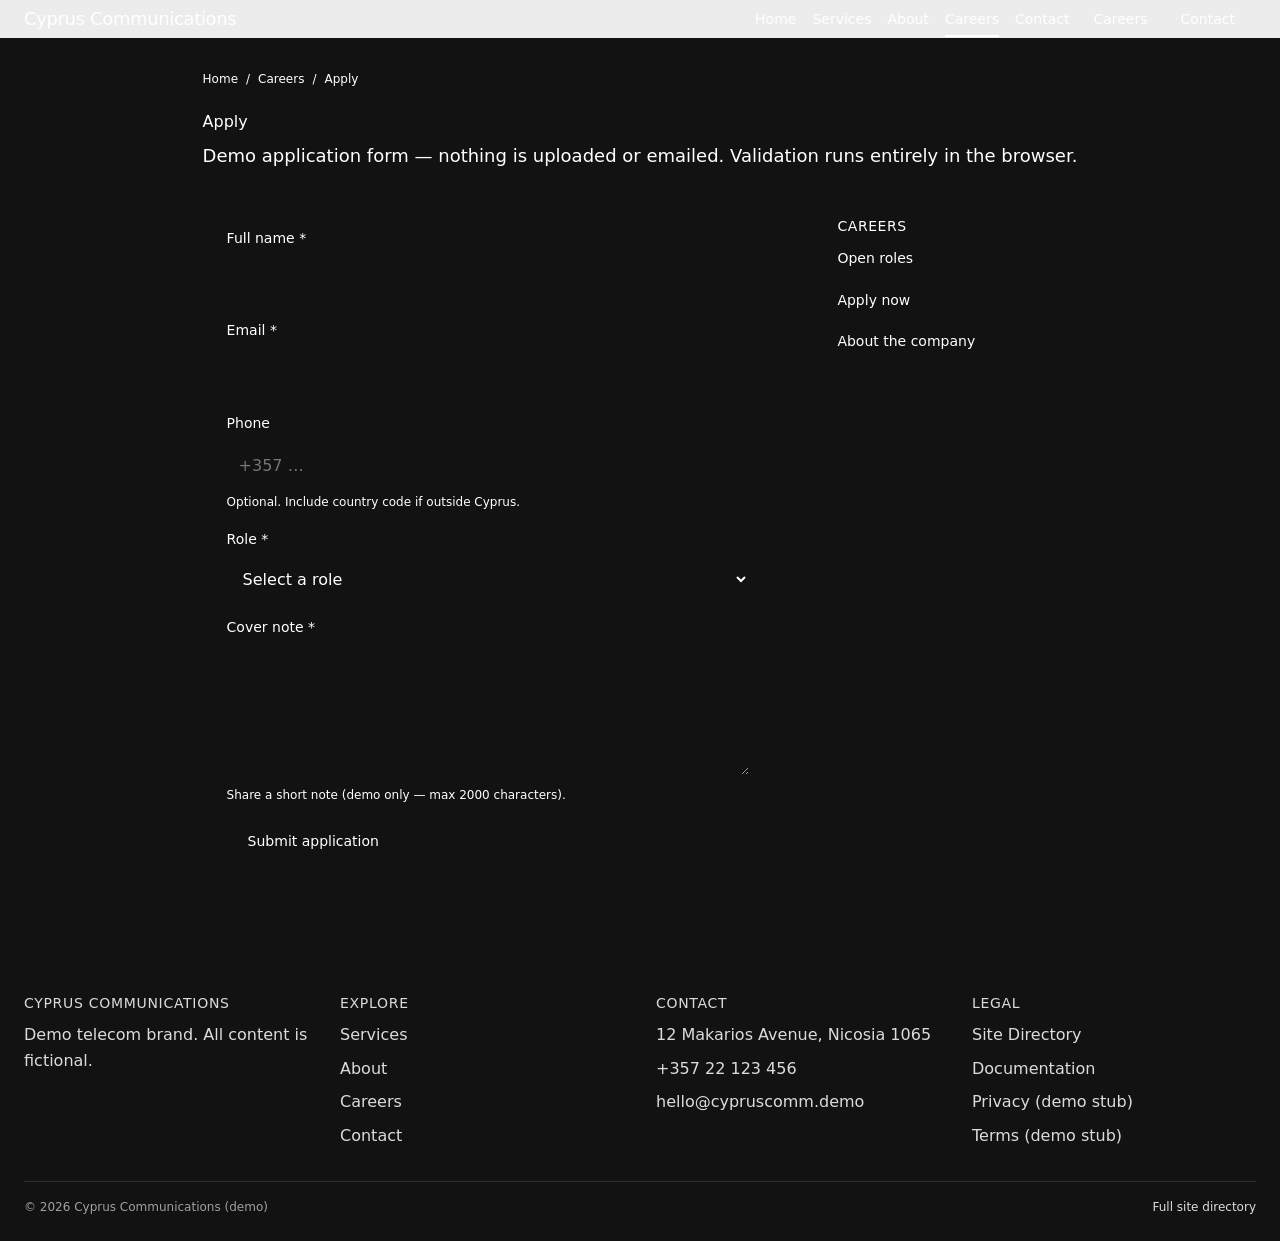
<file: careers/apply.html>
<!DOCTYPE html>
<html lang="en">
<head>
  <meta charset="UTF-8">
  <meta name="viewport" content="width=device-width, initial-scale=1.0">
  <meta name="description" content="Apply for a demo role at Cyprus Communications — client-side form only.">
  <title>Apply | Cyprus Communications</title>
  <!--
    Form best practices demo:
      - Visible labels (not placeholder-only)
      - required + aria-required
      - Inline .field-error regions wired by js/forms.js
      - Success alert with tabindex so it can receive focus
  -->
  <link rel="preconnect" href="https://fonts.googleapis.com">
  <link rel="preconnect" href="https://fonts.gstatic.com" crossorigin>
  <link href="https://fonts.googleapis.com/css2?family=Outfit:wght@500;600;700&family=Source+Sans+3:wght@400;500;600;700&display=swap" rel="stylesheet">
  <link rel="stylesheet" href="../styles/tokens.css">
  <link rel="stylesheet" href="../styles/base.css">
  <link rel="stylesheet" href="../styles/layout.css">
  <link rel="stylesheet" href="../styles/components.css">
  <link rel="stylesheet" href="../styles/traditional.css">
</head>
<body data-page="careers">
  <a class="skip-link" href="#main">Skip to content</a>

  <header class="site-header">
    <div class="site-header__inner">
      <a class="logo" href="../index.html">Cyprus <span>Communications</span></a>
      <button class="nav-toggle" type="button" aria-expanded="false" aria-controls="primary-nav">Menu</button>
      <nav class="nav-primary" id="primary-nav" aria-label="Primary">
        <ul class="nav-primary__list">
          <li><a href="../index.html" data-nav="home">Home</a></li>
          <li><a href="../services/index.html" data-nav="services">Services</a></li>
          <li><a href="../about/index.html" data-nav="about">About</a></li>
          <li><a href="index.html" data-nav="careers">Careers</a></li>
          <li><a href="../contact/index.html" data-nav="contact">Contact</a></li>
        </ul>
        <div class="nav-utility">
          <a href="index.html">Careers</a>
          <a class="btn btn--primary" href="../contact/index.html">Contact</a>
        </div>
      </nav>
    </div>
  </header>

  <main id="main" class="page-shell">
    <nav class="breadcrumbs" aria-label="Breadcrumb">
      <ol>
        <li><a href="../index.html">Home</a></li>
        <li><a href="index.html">Careers</a></li>
        <li><span aria-current="page">Apply</span></li>
      </ol>
    </nav>

    <header class="page-header">
      <h1>Apply</h1>
      <p class="lede">Demo application form — nothing is uploaded or emailed. Validation runs entirely in the browser.</p>
    </header>

    <div class="layout-split">
      <div>
        <div class="alert alert--success" data-form-success data-for="apply-form" hidden tabindex="-1" role="status">
          Thanks — your demo application was validated locally. No data was sent to a server.
        </div>

        <form class="form" id="apply-form" data-validate="demo" novalidate>
          <div class="form-field">
            <label for="full-name">Full name <span class="required-marker" aria-hidden="true">*</span></label>
            <input type="text" id="full-name" name="fullName" required aria-required="true" autocomplete="name">
            <span class="field-error" role="alert"></span>
          </div>

          <div class="form-field">
            <label for="email">Email <span class="required-marker" aria-hidden="true">*</span></label>
            <input type="email" id="email" name="email" required aria-required="true" autocomplete="email">
            <span class="field-error" role="alert"></span>
          </div>

          <div class="form-field">
            <label for="phone">Phone</label>
            <input type="tel" id="phone" name="phone" autocomplete="tel" placeholder="+357 …">
            <span class="hint">Optional. Include country code if outside Cyprus.</span>
            <span class="field-error" role="alert"></span>
          </div>

          <div class="form-field">
            <label for="role">Role <span class="required-marker" aria-hidden="true">*</span></label>
            <select id="role" name="role" required aria-required="true">
              <option value="">Select a role</option>
              <option value="fiber-tech">Fiber Field Technician</option>
              <option value="noc-l2">NOC Engineer (L2)</option>
              <option value="retail-lead">Retail Store Lead</option>
              <option value="pm-5g">Product Manager — 5G Consumer</option>
              <option value="support">Bilingual Support Specialist</option>
              <option value="general">General interest</option>
            </select>
            <span class="field-error" role="alert"></span>
          </div>

          <div class="form-field">
            <label for="cover">Cover note <span class="required-marker" aria-hidden="true">*</span></label>
            <textarea id="cover" name="cover" required aria-required="true" maxlength="2000"></textarea>
            <span class="hint">Share a short note (demo only — max 2000 characters).</span>
            <span class="field-error" role="alert"></span>
          </div>

          <button class="btn btn--primary" type="submit">Submit application</button>
        </form>
      </div>

      <aside class="related-nav" aria-label="Careers links">
        <h2>Careers</h2>
        <ul>
          <li><a href="index.html">Open roles</a></li>
          <li><a href="apply.html">Apply now</a></li>
          <li><a href="../about/index.html">About the company</a></li>
        </ul>
      </aside>
    </div>
  </main>

  <footer class="site-footer">
    <div class="site-footer__inner">
      <div>
        <h2>Cyprus Communications</h2>
        <p>Demo telecom brand. All content is fictional.</p>
      </div>
      <div>
        <h2>Explore</h2>
        <ul>
          <li><a href="../services/index.html">Services</a></li>
          <li><a href="../about/index.html">About</a></li>
          <li><a href="index.html">Careers</a></li>
          <li><a href="../contact/index.html">Contact</a></li>
        </ul>
      </div>
      <div>
        <h2>Contact</h2>
        <ul>
          <li>12 Makarios Avenue, Nicosia 1065</li>
          <li><a href="tel:+35722123456">+357 22 123 456</a></li>
          <li><a href="mailto:hello@cypruscomm.demo">hello@cypruscomm.demo</a></li>
        </ul>
      </div>
      <div>
        <h2>Legal</h2>
        <ul>
          <li><a href="../sitemap.html">Site Directory</a></li>
          <li><a href="../docs/README.md">Documentation</a></li>
          <li>Privacy (demo stub)</li>
          <li>Terms (demo stub)</li>
        </ul>
      </div>
    </div>
    <div class="site-footer__meta">
      <span>&copy; 2026 Cyprus Communications (demo)</span>
      <a href="../sitemap.html">Full site directory</a>
    </div>
  </footer>

  <script src="../js/main.js"></script>
  <script src="../js/forms.js"></script>
  <script>
    // Prefill role from ?role= query when arriving from the listings page
    (function () {
      var params = new URLSearchParams(window.location.search);
      var role = params.get("role");
      var select = document.getElementById("role");
      if (role && select) {
        var option = select.querySelector('option[value="' + role + '"]');
        if (option) select.value = role;
      }
    })();
  </script>
</body>
</html>
</file>
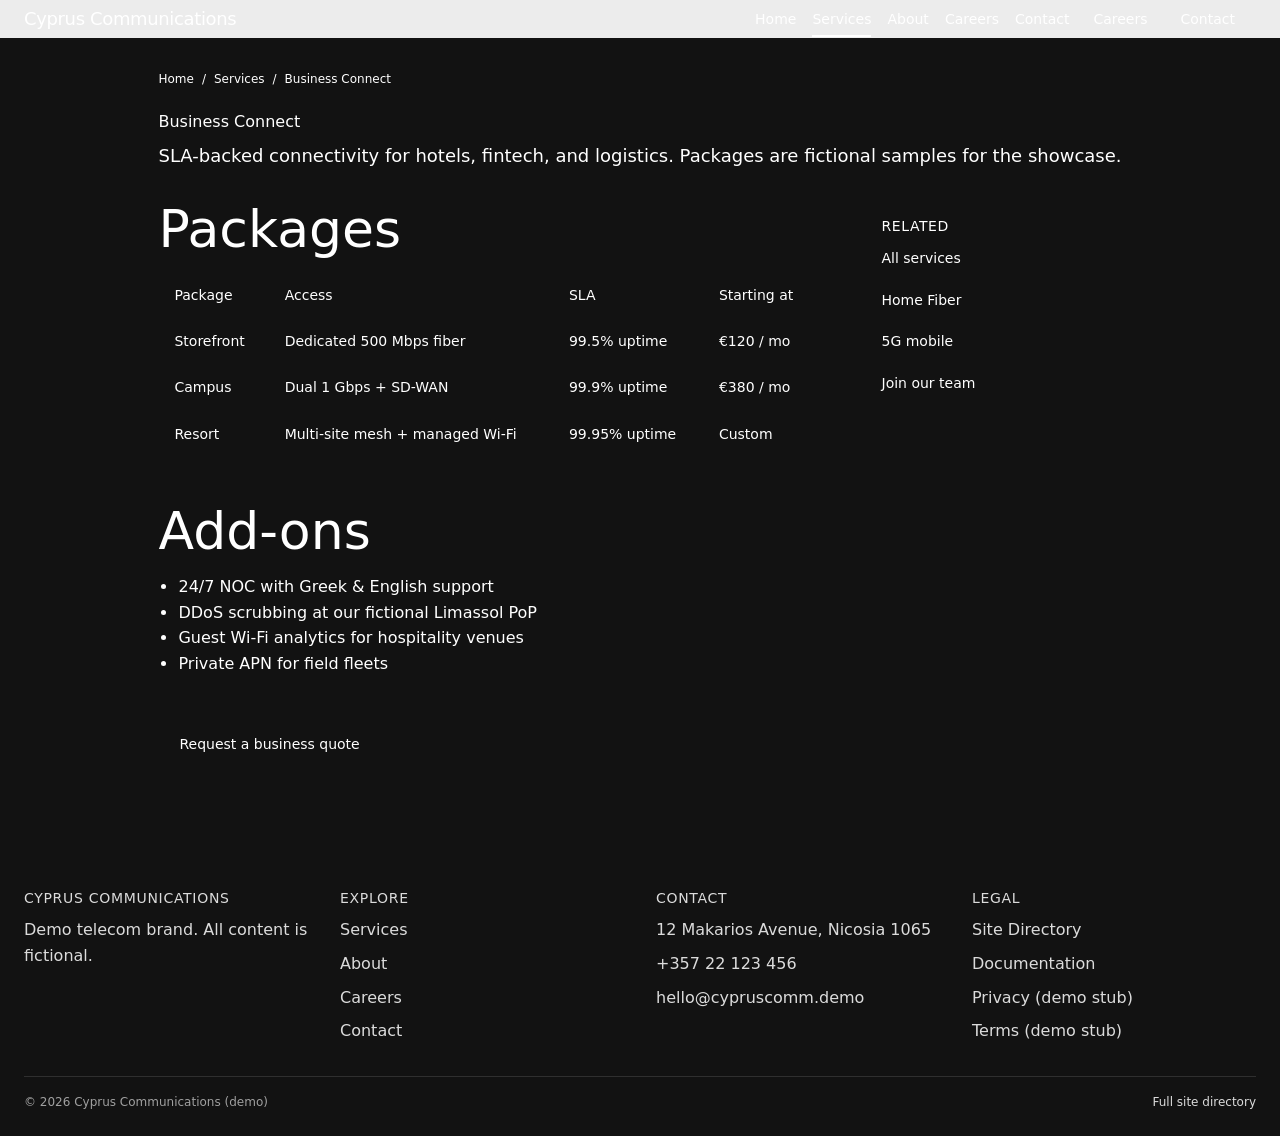
<file: services/business.html>
<!DOCTYPE html>
<html lang="en">
<head>
  <meta charset="UTF-8">
  <meta name="viewport" content="width=device-width, initial-scale=1.0">
  <meta name="description" content="Business connectivity packages from Cyprus Communications — demo catalog.">
  <title>Business Connect | Cyprus Communications</title>
  <link rel="preconnect" href="https://fonts.googleapis.com">
  <link rel="preconnect" href="https://fonts.gstatic.com" crossorigin>
  <link href="https://fonts.googleapis.com/css2?family=Outfit:wght@500;600;700&family=Source+Sans+3:wght@400;500;600;700&display=swap" rel="stylesheet">
  <link rel="stylesheet" href="../styles/tokens.css">
  <link rel="stylesheet" href="../styles/base.css">
  <link rel="stylesheet" href="../styles/layout.css">
  <link rel="stylesheet" href="../styles/components.css">
  <link rel="stylesheet" href="../styles/traditional.css">
</head>
<body data-page="services">
  <a class="skip-link" href="#main">Skip to content</a>

  <header class="site-header">
    <div class="site-header__inner">
      <a class="logo" href="../index.html">Cyprus <span>Communications</span></a>
      <button class="nav-toggle" type="button" aria-expanded="false" aria-controls="primary-nav">Menu</button>
      <nav class="nav-primary" id="primary-nav" aria-label="Primary">
        <ul class="nav-primary__list">
          <li><a href="../index.html" data-nav="home">Home</a></li>
          <li><a href="index.html" data-nav="services">Services</a></li>
          <li><a href="../about/index.html" data-nav="about">About</a></li>
          <li><a href="../careers/index.html" data-nav="careers">Careers</a></li>
          <li><a href="../contact/index.html" data-nav="contact">Contact</a></li>
        </ul>
        <div class="nav-utility">
          <a href="../careers/index.html">Careers</a>
          <a class="btn btn--primary" href="../contact/index.html">Contact</a>
        </div>
      </nav>
    </div>
  </header>

  <main id="main" class="page-shell">
    <nav class="breadcrumbs" aria-label="Breadcrumb">
      <ol>
        <li><a href="../index.html">Home</a></li>
        <li><a href="index.html">Services</a></li>
        <li><span aria-current="page">Business Connect</span></li>
      </ol>
    </nav>

    <header class="page-header">
      <h1>Business Connect</h1>
      <p class="lede">SLA-backed connectivity for hotels, fintech, and logistics. Packages are fictional samples for the showcase.</p>
    </header>

    <div class="layout-split">
      <div>
        <section class="section-block" aria-labelledby="biz-packages">
          <h2 id="biz-packages">Packages</h2>
          <div class="table-wrap">
            <table class="data-table">
              <caption class="visually-hidden">Business package comparison</caption>
              <thead>
                <tr>
                  <th scope="col">Package</th>
                  <th scope="col">Access</th>
                  <th scope="col">SLA</th>
                  <th scope="col">Starting at</th>
                </tr>
              </thead>
              <tbody>
                <tr>
                  <td>Storefront</td>
                  <td>Dedicated 500 Mbps fiber</td>
                  <td>99.5% uptime</td>
                  <td>€120 / mo</td>
                </tr>
                <tr>
                  <td>Campus</td>
                  <td>Dual 1 Gbps + SD-WAN</td>
                  <td>99.9% uptime</td>
                  <td>€380 / mo</td>
                </tr>
                <tr>
                  <td>Resort</td>
                  <td>Multi-site mesh + managed Wi‑Fi</td>
                  <td>99.95% uptime</td>
                  <td>Custom</td>
                </tr>
              </tbody>
            </table>
          </div>
        </section>

        <section class="section-block prose" aria-labelledby="biz-addons">
          <h2 id="biz-addons">Add-ons</h2>
          <ul>
            <li>24/7 NOC with Greek &amp; English support</li>
            <li>DDoS scrubbing at our fictional Limassol PoP</li>
            <li>Guest Wi‑Fi analytics for hospitality venues</li>
            <li>Private APN for field fleets</li>
          </ul>
        </section>

        <p><a class="btn btn--primary" href="../contact/index.html">Request a business quote</a></p>
      </div>

      <aside class="related-nav" aria-label="Related services">
        <h2>Related</h2>
        <ul>
          <li><a href="index.html">All services</a></li>
          <li><a href="fiber.html">Home Fiber</a></li>
          <li><a href="mobile-5g.html">5G mobile</a></li>
          <li><a href="../careers/index.html">Join our team</a></li>
        </ul>
      </aside>
    </div>
  </main>

  <footer class="site-footer">
    <div class="site-footer__inner">
      <div>
        <h2>Cyprus Communications</h2>
        <p>Demo telecom brand. All content is fictional.</p>
      </div>
      <div>
        <h2>Explore</h2>
        <ul>
          <li><a href="index.html">Services</a></li>
          <li><a href="../about/index.html">About</a></li>
          <li><a href="../careers/index.html">Careers</a></li>
          <li><a href="../contact/index.html">Contact</a></li>
        </ul>
      </div>
      <div>
        <h2>Contact</h2>
        <ul>
          <li>12 Makarios Avenue, Nicosia 1065</li>
          <li><a href="tel:+35722123456">+357 22 123 456</a></li>
          <li><a href="mailto:hello@cypruscomm.demo">hello@cypruscomm.demo</a></li>
        </ul>
      </div>
      <div>
        <h2>Legal</h2>
        <ul>
          <li><a href="../sitemap.html">Site Directory</a></li>
          <li><a href="../docs/README.md">Documentation</a></li>
          <li>Privacy (demo stub)</li>
          <li>Terms (demo stub)</li>
        </ul>
      </div>
    </div>
    <div class="site-footer__meta">
      <span>&copy; 2026 Cyprus Communications (demo)</span>
      <a href="../sitemap.html">Full site directory</a>
    </div>
  </footer>

  <script src="../js/main.js"></script>
</body>
</html>
</file>
<file: styles/tokens.css>
/**
 * tokens.css — Design tokens for the Cyprus Communications LLC site
 * ---------------------------------------------------------------------------
 * A single dark, high-contrast theme. Colour is used sparingly: near-black
 * canvas, soft white type, and an "aurora" trio (violet / cyan / magenta)
 * reserved for live, model-driven moments (streaming text, active steps,
 * highlighted detections). Everything else stays monochrome so the demos
 * read as the hero of every section.
 */

:root {
  color-scheme: dark;

  /* --- Canvas & surfaces ------------------------------------------------- */
  --bg: #06070b;
  --bg-elev: #0b0d14;
  --bg-panel: #0f121b;
  --surface: rgba(255, 255, 255, 0.035);
  --surface-2: rgba(255, 255, 255, 0.065);
  --surface-3: rgba(255, 255, 255, 0.1);
  --line: rgba(255, 255, 255, 0.08);
  --line-strong: rgba(255, 255, 255, 0.16);

  /* --- Type colours -------------------------------------------------------- */
  --text: #eef0f6;
  --text-2: #a7acbd;
  --text-3: #6c7286;
  --text-inverse: #06070b;

  /* --- Aurora accents ------------------------------------------------------ */
  --violet: #8b7cff;
  --violet-soft: rgba(139, 124, 255, 0.18);
  --cyan: #4fe8ff;
  --cyan-soft: rgba(79, 232, 255, 0.16);
  --magenta: #ff6fb5;
  --magenta-soft: rgba(255, 111, 181, 0.16);
  --amber: #ffc46b;
  --lime: #b6ff6e;
  --red: #ff6b6b;

  --grad-aurora: linear-gradient(115deg, var(--violet) 0%, var(--cyan) 50%, var(--magenta) 100%);
  --grad-text: linear-gradient(100deg, #ffffff 0%, #c9c4ff 45%, #8fe9ff 100%);

  /* --- Typography ---------------------------------------------------------- */
  --font-display: "Inter Tight", "Inter", system-ui, sans-serif;
  --font-body: "Inter", system-ui, -apple-system, "Segoe UI", sans-serif;
  --font-serif: "Instrument Serif", Georgia, serif;
  --font-mono: "JetBrains Mono", ui-monospace, SFMono-Regular, Menlo, monospace;

  --fs-hero: clamp(2.75rem, 7.2vw, 6rem);
  --fs-h2: clamp(2rem, 4.2vw, 3.25rem);
  --fs-h3: clamp(1.25rem, 1.8vw, 1.5rem);
  --fs-lead: clamp(1.0625rem, 1.5vw, 1.3125rem);
  --fs-body: 1rem;
  --fs-small: 0.875rem;
  --fs-caption: 0.75rem;
  --fs-mono: 0.8125rem;

  --lh-tight: 1.02;
  --lh-snug: 1.25;
  --lh-body: 1.6;

  /* --- Spacing ------------------------------------------------------------- */
  --space-1: 0.25rem;
  --space-2: 0.5rem;
  --space-3: 0.75rem;
  --space-4: 1rem;
  --space-5: 1.5rem;
  --space-6: 2rem;
  --space-7: 3rem;
  --space-8: 4rem;
  --space-9: 6rem;
  --section-pad: clamp(5rem, 11vw, 9rem);

  --container: 76rem;
  --header-h: 4.25rem;

  --radius-sm: 0.5rem;
  --radius-md: 0.875rem;
  --radius-lg: 1.25rem;
  --radius-xl: 1.75rem;
  --radius-pill: 999px;

  --shadow-panel: 0 30px 80px -30px rgba(0, 0, 0, 0.8), 0 0 0 1px var(--line);
  --shadow-glow: 0 0 0 1px rgba(139, 124, 255, 0.35), 0 12px 40px -12px rgba(139, 124, 255, 0.45);

  --ease-out: cubic-bezier(0.16, 1, 0.3, 1);
  --ease-in-out: cubic-bezier(0.65, 0, 0.35, 1);
  --dur-fast: 160ms;
  --dur-base: 320ms;
  --dur-slow: 700ms;

  --z-header: 100;
  --z-palette: 400;
  --z-skip: 500;
}
</file>
<file: styles/showcase.css>
/**
 * showcase.css — Layout, components, and demo surfaces for index.html
 * ---------------------------------------------------------------------------
 * Sections (search for the banner comments):
 *   0. Base / reset
 *   1. Chrome (header, nav, progress bar, footer)
 *   2. Hero
 *   3. Section scaffolding + reveal motion
 *   4. Bento skill cards + individual demo surfaces
 *   5. Playground (chat + live stage + rendered components)
 *   6. Agent run (steps, terminal, diff)
 *   7. Benchmarks
 *   8. Case study + facts
 *   9. Command palette
 *  10. Responsive + reduced motion
 */

/* =========================================================================
   0. Base
   ========================================================================= */

*,
*::before,
*::after {
  box-sizing: border-box;
}

html {
  scroll-behavior: smooth;
  scroll-padding-top: calc(var(--header-h) + 1rem);
  -webkit-text-size-adjust: 100%;
}

body {
  margin: 0;
  background: var(--bg);
  color: var(--text);
  font-family: var(--font-body);
  font-size: var(--fs-body);
  line-height: var(--lh-body);
  -webkit-font-smoothing: antialiased;
  text-rendering: optimizeLegibility;
  overflow-x: hidden;
}

/* Film grain keeps large dark gradients from banding */
body::after {
  content: "";
  position: fixed;
  inset: 0;
  pointer-events: none;
  z-index: 1;
  opacity: 0.045;
  background-image: url("data:image/svg+xml;utf8,<svg xmlns='http://www.w3.org/2000/svg' width='160' height='160'><filter id='n'><feTurbulence type='fractalNoise' baseFrequency='0.9' numOctaves='2' stitchTiles='stitch'/><feColorMatrix values='0 0 0 0 1 0 0 0 0 1 0 0 0 0 1 0 0 0 0.6 0'/></filter><rect width='100%' height='100%' filter='url(%23n)'/></svg>");
  mix-blend-mode: screen;
}

h1, h2, h3, h4 {
  font-family: var(--font-display);
  font-weight: 600;
  letter-spacing: -0.03em;
  line-height: var(--lh-snug);
  margin: 0;
  color: var(--text);
}

p {
  margin: 0;
}

a {
  color: inherit;
  text-decoration: none;
}

button {
  font: inherit;
  color: inherit;
  cursor: pointer;
  background: none;
  border: 0;
  padding: 0;
}

code, pre, kbd {
  font-family: var(--font-mono);
  font-size: var(--fs-mono);
}

pre {
  margin: 0;
}

:focus-visible {
  outline: 2px solid var(--cyan);
  outline-offset: 3px;
  border-radius: var(--radius-sm);
}

::selection {
  background: rgba(139, 124, 255, 0.45);
  color: #fff;
}

.serif {
  font-family: var(--font-serif);
  font-style: italic;
  font-weight: 400;
  letter-spacing: -0.01em;
}

.gradient-text {
  background: var(--grad-text);
  -webkit-background-clip: text;
  background-clip: text;
  color: transparent;
}

.visually-hidden {
  position: absolute !important;
  width: 1px;
  height: 1px;
  padding: 0;
  margin: -1px;
  overflow: hidden;
  clip: rect(0 0 0 0);
  white-space: nowrap;
  border: 0;
}

.skip-link {
  position: absolute;
  top: -100%;
  left: 1rem;
  z-index: var(--z-skip);
  padding: 0.6rem 1rem;
  background: var(--text);
  color: var(--text-inverse);
  font-weight: 600;
  border-radius: var(--radius-sm);
}

.skip-link:focus {
  top: 1rem;
}

.container {
  width: min(100% - 2.5rem, var(--container));
  margin-inline: auto;
}

/* Buttons ------------------------------------------------------------------ */

.btn {
  --btn-bg: var(--surface-2);
  --btn-fg: var(--text);
  position: relative;
  display: inline-flex;
  align-items: center;
  justify-content: center;
  gap: 0.5rem;
  padding: 0.8rem 1.25rem;
  border-radius: var(--radius-pill);
  background: var(--btn-bg);
  color: var(--btn-fg);
  font-weight: 600;
  font-size: var(--fs-small);
  line-height: 1;
  border: 1px solid var(--line-strong);
  transition: transform var(--dur-fast) var(--ease-out), background var(--dur-fast), border-color var(--dur-fast), box-shadow var(--dur-base);
  white-space: nowrap;
}

.btn:hover {
  transform: translateY(-1px);
  background: var(--surface-3);
}

.btn:active {
  transform: translateY(0);
}

.btn:disabled {
  opacity: 0.4;
  cursor: default;
  transform: none;
}

.btn--primary {
  --btn-bg: var(--text);
  --btn-fg: var(--text-inverse);
  border-color: transparent;
}

.btn--primary:hover {
  background: #fff;
  box-shadow: 0 10px 30px -10px rgba(255, 255, 255, 0.45);
}

.btn--ghost {
  --btn-bg: transparent;
}

.btn--sm {
  padding: 0.55rem 0.9rem;
  font-size: var(--fs-caption);
}

.btn svg {
  width: 1em;
  height: 1em;
  flex: none;
}

.icon-btn {
  display: inline-flex;
  align-items: center;
  justify-content: center;
  width: 2rem;
  height: 2rem;
  border-radius: var(--radius-sm);
  border: 1px solid var(--line);
  background: var(--surface);
  color: var(--text-2);
  transition: background var(--dur-fast), color var(--dur-fast), border-color var(--dur-fast);
}

.icon-btn:hover {
  background: var(--surface-2);
  color: var(--text);
  border-color: var(--line-strong);
}

.icon-btn svg {
  width: 0.95rem;
  height: 0.95rem;
}

.kbd {
  display: inline-flex;
  align-items: center;
  gap: 0.15rem;
  padding: 0.15rem 0.45rem;
  border-radius: 0.35rem;
  border: 1px solid var(--line-strong);
  background: var(--surface);
  color: var(--text-2);
  font-family: var(--font-mono);
  font-size: 0.7rem;
  line-height: 1.4;
}

.pill {
  display: inline-flex;
  align-items: center;
  gap: 0.5rem;
  padding: 0.4rem 0.85rem 0.4rem 0.6rem;
  border-radius: var(--radius-pill);
  border: 1px solid var(--line-strong);
  background: var(--surface);
  font-size: var(--fs-caption);
  font-weight: 500;
  color: var(--text-2);
  letter-spacing: 0.01em;
}

.pill__dot {
  width: 0.5rem;
  height: 0.5rem;
  border-radius: 50%;
  background: var(--lime);
  box-shadow: 0 0 0 0 rgba(182, 255, 110, 0.6);
  animation: pulse 2.2s infinite;
}

@keyframes pulse {
  0% { box-shadow: 0 0 0 0 rgba(182, 255, 110, 0.55); }
  70% { box-shadow: 0 0 0 0.55rem rgba(182, 255, 110, 0); }
  100% { box-shadow: 0 0 0 0 rgba(182, 255, 110, 0); }
}

.tag {
  display: inline-flex;
  align-items: center;
  padding: 0.25rem 0.55rem;
  border-radius: 0.4rem;
  font-family: var(--font-mono);
  font-size: 0.68rem;
  letter-spacing: 0.06em;
  text-transform: uppercase;
  white-space: nowrap;
  color: var(--text-2);
  background: var(--surface-2);
  border: 1px solid var(--line);
}

.tag--live {
  color: var(--lime);
  border-color: rgba(182, 255, 110, 0.3);
  background: rgba(182, 255, 110, 0.08);
}

.tag--violet { color: var(--violet); border-color: rgba(139, 124, 255, 0.35); background: var(--violet-soft); }
.tag--cyan { color: var(--cyan); border-color: rgba(79, 232, 255, 0.35); background: var(--cyan-soft); }
.tag--magenta { color: var(--magenta); border-color: rgba(255, 111, 181, 0.35); background: var(--magenta-soft); }

/* =========================================================================
   1. Chrome
   ========================================================================= */

.scroll-progress {
  position: fixed;
  top: 0;
  left: 0;
  height: 2px;
  width: 100%;
  transform-origin: 0 50%;
  transform: scaleX(0);
  background: var(--grad-aurora);
  z-index: calc(var(--z-header) + 1);
  pointer-events: none;
}

.site-header {
  position: fixed;
  inset: 0 0 auto 0;
  height: var(--header-h);
  z-index: var(--z-header);
  transition: background var(--dur-base), border-color var(--dur-base), backdrop-filter var(--dur-base);
  border-bottom: 1px solid transparent;
}

.site-header.is-scrolled {
  background: rgba(6, 7, 11, 0.72);
  border-bottom-color: var(--line);
  backdrop-filter: blur(18px) saturate(140%);
  -webkit-backdrop-filter: blur(18px) saturate(140%);
}

.site-header__inner {
  height: 100%;
  display: flex;
  align-items: center;
  justify-content: space-between;
  gap: var(--space-5);
}

.brand {
  display: inline-flex;
  align-items: center;
  gap: 0.65rem;
  font-family: var(--font-display);
  font-weight: 700;
  letter-spacing: -0.02em;
  font-size: 1.05rem;
}

.brand__mark {
  width: 1.75rem;
  height: 1.75rem;
  flex: none;
}

.brand__version {
  font-family: var(--font-mono);
  font-weight: 500;
  font-size: 0.7rem;
  color: var(--text-3);
  padding: 0.1rem 0.4rem;
  border: 1px solid var(--line);
  border-radius: 0.35rem;
  margin-left: 0.15rem;
}

.nav {
  display: flex;
  align-items: center;
  gap: var(--space-6);
}

.nav__list {
  display: flex;
  gap: 0.25rem;
  list-style: none;
  margin: 0;
  padding: 0.25rem;
  border-radius: var(--radius-pill);
  border: 1px solid var(--line);
  background: rgba(255, 255, 255, 0.025);
}

.nav__link {
  display: inline-block;
  padding: 0.45rem 0.85rem;
  border-radius: var(--radius-pill);
  font-size: var(--fs-small);
  color: var(--text-2);
  transition: color var(--dur-fast), background var(--dur-fast);
}

.nav__link:hover,
.nav__link.is-active {
  color: var(--text);
  background: var(--surface-2);
}

.nav-actions {
  display: flex;
  align-items: center;
  gap: 0.75rem;
}

.palette-trigger {
  display: inline-flex;
  align-items: center;
  gap: 0.6rem;
  padding: 0.45rem 0.6rem 0.45rem 0.8rem;
  border-radius: var(--radius-pill);
  border: 1px solid var(--line);
  color: var(--text-3);
  font-size: var(--fs-caption);
  transition: border-color var(--dur-fast), color var(--dur-fast);
}

.palette-trigger:hover {
  border-color: var(--line-strong);
  color: var(--text-2);
}

.nav-toggle {
  display: none;
  width: 2.5rem;
  height: 2.5rem;
  border-radius: var(--radius-sm);
  border: 1px solid var(--line-strong);
  align-items: center;
  justify-content: center;
}

.nav-toggle span,
.nav-toggle span::before,
.nav-toggle span::after {
  display: block;
  width: 1.1rem;
  height: 2px;
  background: currentColor;
  border-radius: 2px;
  transition: transform var(--dur-base) var(--ease-out), opacity var(--dur-fast);
}

.nav-toggle span {
  position: relative;
}

.nav-toggle span::before,
.nav-toggle span::after {
  content: "";
  position: absolute;
  left: 0;
}

.nav-toggle span::before { top: -6px; }
.nav-toggle span::after { top: 6px; }

.nav-toggle[aria-expanded="true"] span { background: transparent; }
.nav-toggle[aria-expanded="true"] span::before { transform: translateY(6px) rotate(45deg); }
.nav-toggle[aria-expanded="true"] span::after { transform: translateY(-6px) rotate(-45deg); }

/* Footer */

.site-footer {
  border-top: 1px solid var(--line);
  padding: var(--space-8) 0 var(--space-6);
  color: var(--text-2);
  font-size: var(--fs-small);
  position: relative;
  z-index: 2;
}

.site-footer__grid {
  display: grid;
  grid-template-columns: 1.6fr 1fr 1fr 1fr;
  gap: var(--space-6);
}

.site-footer h2 {
  font-size: var(--fs-caption);
  font-family: var(--font-mono);
  text-transform: uppercase;
  letter-spacing: 0.1em;
  color: var(--text-3);
  margin-bottom: var(--space-3);
  font-weight: 500;
}

.site-footer ul {
  list-style: none;
  margin: 0;
  padding: 0;
  display: grid;
  gap: 0.5rem;
}

.site-footer a:hover {
  color: var(--text);
}

.site-footer__brand p {
  max-width: 28rem;
  margin-top: var(--space-3);
  color: var(--text-3);
}

.site-footer__meta {
  margin-top: var(--space-7);
  padding-top: var(--space-4);
  border-top: 1px solid var(--line);
  display: flex;
  flex-wrap: wrap;
  justify-content: space-between;
  gap: var(--space-3);
  color: var(--text-3);
  font-size: var(--fs-caption);
}

/* =========================================================================
   2. Hero
   ========================================================================= */

.hero {
  position: relative;
  min-height: 100svh;
  display: grid;
  align-items: end;
  padding: calc(var(--header-h) + var(--space-8)) 0 var(--space-7);
  overflow: hidden;
  isolation: isolate;
}

.hero__field {
  position: absolute;
  inset: 0;
  width: 100%;
  height: 100%;
  z-index: -2;
  display: block;
}

/* Aurora wash sits between the particle field and the copy */
.hero::before {
  content: "";
  position: absolute;
  inset: -20% -10% auto -10%;
  height: 90%;
  z-index: -1;
  background:
    radial-gradient(40% 55% at 22% 30%, rgba(139, 124, 255, 0.34), transparent 70%),
    radial-gradient(35% 50% at 70% 25%, rgba(79, 232, 255, 0.22), transparent 70%),
    radial-gradient(45% 45% at 55% 75%, rgba(255, 111, 181, 0.18), transparent 70%);
  filter: blur(40px);
  animation: aurora 18s var(--ease-in-out) infinite alternate;
}

@keyframes aurora {
  from { transform: translate3d(-2%, 0, 0) scale(1); }
  to { transform: translate3d(3%, 4%, 0) scale(1.08); }
}

.hero::after {
  content: "";
  position: absolute;
  inset: auto 0 0 0;
  height: 40%;
  z-index: -1;
  background: linear-gradient(180deg, transparent, var(--bg));
}

.hero__inner {
  display: grid;
  gap: var(--space-7);
}

.hero__copy {
  max-width: 56rem;
  display: grid;
  gap: var(--space-5);
  justify-items: start;
}

.hero__title {
  font-size: var(--fs-hero);
  line-height: var(--lh-tight);
  letter-spacing: -0.045em;
  font-weight: 600;
  text-wrap: balance;
}

.hero__title .serif {
  font-size: 1.08em;
  background: var(--grad-text);
  -webkit-background-clip: text;
  background-clip: text;
  color: transparent;
  padding-right: 0.06em;
}

.hero__lead {
  font-size: var(--fs-lead);
  color: var(--text-2);
  max-width: 36rem;
  text-wrap: pretty;
}

.hero__actions {
  display: flex;
  flex-wrap: wrap;
  gap: 0.75rem;
  align-items: center;
}

.ticker {
  display: block;
  font-family: var(--font-mono);
  font-size: var(--fs-mono);
  color: var(--text-3);
  min-height: 1.6em;
  line-height: 1.6;
}

.ticker__label {
  margin-right: 0.6rem;
}

.ticker__label::before {
  content: "";
  display: inline-block;
  width: 0.4rem;
  height: 0.4rem;
  border-radius: 50%;
  background: var(--cyan);
  margin-right: 0.5rem;
  vertical-align: middle;
  box-shadow: 0 0 12px var(--cyan);
}

.ticker__text {
  color: var(--text);
}

.caret {
  display: inline-block;
  width: 0.55em;
  height: 1.05em;
  vertical-align: text-bottom;
  background: var(--cyan);
  margin-left: 0.15em;
  animation: blink 1s steps(2) infinite;
}

@keyframes blink {
  50% { opacity: 0; }
}

.hero__stats {
  display: grid;
  grid-template-columns: repeat(4, 1fr);
  margin: 0;
  border-top: 1px solid var(--line);
  border-bottom: 1px solid var(--line);
}

.stat {
  padding: var(--space-5) var(--space-5) var(--space-5) 0;
  display: grid;
  gap: 0.25rem;
}

.stat + .stat {
  padding-left: var(--space-5);
  border-left: 1px solid var(--line);
}

.stat__value {
  margin: 0;
  font-family: var(--font-display);
  font-size: clamp(1.5rem, 2.6vw, 2.25rem);
  font-weight: 600;
  letter-spacing: -0.04em;
  font-variant-numeric: tabular-nums;
}

.stat__value--text {
  font-size: clamp(1rem, 1.4vw, 1.25rem);
  letter-spacing: -0.02em;
  align-self: center;
}

.stat__value small {
  font-size: 0.55em;
  color: var(--text-3);
  margin-left: 0.15em;
  font-weight: 500;
}

.stat__label {
  font-size: var(--fs-caption);
  color: var(--text-3);
  font-family: var(--font-mono);
  letter-spacing: 0.02em;
}

/* Hero entrance */
.hero [data-enter] {
  opacity: 0;
  transform: translateY(18px);
  transition: opacity 900ms var(--ease-out), transform 900ms var(--ease-out);
  transition-delay: calc(var(--i, 0) * 110ms);
}

.hero.is-ready [data-enter] {
  opacity: 1;
  transform: none;
}

/* =========================================================================
   3. Section scaffolding
   ========================================================================= */

.section {
  position: relative;
  padding: var(--section-pad) 0;
  z-index: 2;
}

.section + .section {
  border-top: 1px solid var(--line);
}

.section__head {
  display: grid;
  grid-template-columns: minmax(0, 1.4fr) minmax(0, 1fr);
  gap: var(--space-6) var(--space-8);
  align-items: end;
  margin-bottom: var(--space-8);
}

.section__index {
  font-family: var(--font-mono);
  font-size: var(--fs-caption);
  letter-spacing: 0.12em;
  text-transform: uppercase;
  color: var(--text-3);
  margin-bottom: var(--space-4);
  display: flex;
  align-items: center;
  gap: 0.75rem;
}

.section__index::before {
  content: "";
  width: 1.5rem;
  height: 1px;
  background: var(--grad-aurora);
}

.section__title {
  font-size: var(--fs-h2);
  letter-spacing: -0.04em;
  text-wrap: balance;
}

.section__lead {
  color: var(--text-2);
  font-size: var(--fs-lead);
  text-wrap: pretty;
}

.reveal {
  opacity: 0;
  transform: translateY(24px);
  transition: opacity 800ms var(--ease-out), transform 800ms var(--ease-out);
  transition-delay: calc(var(--i, 0) * 80ms);
}

.reveal.is-in {
  opacity: 1;
  transform: none;
}

/* =========================================================================
   4. Bento skill cards
   ========================================================================= */

.bento {
  display: grid;
  grid-template-columns: repeat(12, minmax(0, 1fr));
  gap: var(--space-4);
}

.card {
  --mx: 50%;
  --my: 50%;
  grid-column: span var(--span, 4);
  position: relative;
  display: flex;
  flex-direction: column;
  min-height: 22rem;
  padding: var(--space-5);
  border-radius: var(--radius-lg);
  background: linear-gradient(180deg, rgba(255, 255, 255, 0.045), rgba(255, 255, 255, 0.02));
  border: 1px solid var(--line);
  overflow: hidden;
  isolation: isolate;
  transition: border-color var(--dur-base), transform var(--dur-base) var(--ease-out);
}

/* Pointer spotlight follows --mx/--my set from JS */
.card::before {
  content: "";
  position: absolute;
  inset: 0;
  z-index: -1;
  opacity: 0;
  background: radial-gradient(28rem circle at var(--mx) var(--my), rgba(139, 124, 255, 0.16), transparent 45%);
  transition: opacity var(--dur-base);
}

.card:hover {
  border-color: var(--line-strong);
}

.card:hover::before {
  opacity: 1;
}

.card__head {
  display: flex;
  align-items: flex-start;
  justify-content: space-between;
  gap: var(--space-4);
  margin-bottom: var(--space-4);
}

.card__kicker {
  display: flex;
  align-items: center;
  gap: 0.6rem;
  margin-bottom: 0.6rem;
}

.card__icon {
  width: 2rem;
  height: 2rem;
  display: grid;
  place-items: center;
  border-radius: 0.6rem;
  background: var(--surface-2);
  border: 1px solid var(--line);
  color: var(--text);
}

.card__icon svg {
  width: 1rem;
  height: 1rem;
}

.card h3 {
  font-size: var(--fs-h3);
  letter-spacing: -0.02em;
}

.card__desc {
  color: var(--text-2);
  font-size: var(--fs-small);
  margin-top: 0.35rem;
  max-width: 30rem;
}

.card__body {
  flex: 1;
  min-height: 0;
  display: flex;
  flex-direction: column;
}

/* --- Code stream ---------------------------------------------------------- */

.code-panel {
  flex: 1;
  display: flex;
  flex-direction: column;
  min-height: 0;
  border-radius: var(--radius-md);
  border: 1px solid var(--line);
  background: var(--bg-elev);
  overflow: hidden;
}

.code-panel__bar {
  display: flex;
  align-items: center;
  gap: var(--space-3);
  padding: 0.55rem 0.75rem;
  border-bottom: 1px solid var(--line);
  background: rgba(255, 255, 255, 0.02);
}

.dots {
  display: inline-flex;
  gap: 0.35rem;
}

.dots i {
  width: 0.6rem;
  height: 0.6rem;
  border-radius: 50%;
  background: var(--surface-3);
}

.tabs {
  display: flex;
  gap: 0.15rem;
  margin-left: 0.25rem;
}

.tab {
  padding: 0.3rem 0.65rem;
  border-radius: 0.4rem;
  font-family: var(--font-mono);
  font-size: 0.72rem;
  color: var(--text-3);
  transition: background var(--dur-fast), color var(--dur-fast);
}

.tab:hover {
  color: var(--text-2);
}

.tab.is-active {
  background: var(--surface-2);
  color: var(--text);
}

.code-panel__meta {
  margin-left: auto;
  font-family: var(--font-mono);
  font-size: 0.7rem;
  color: var(--text-3);
}

.code {
  flex: 1;
  overflow: auto;
  padding: 1rem 1.1rem;
  line-height: 1.65;
  color: #d5d9e6;
  white-space: pre;
  tab-size: 2;
  min-height: 14rem;
  max-height: 22rem;
}

.tok-kw { color: #c4b5ff; }
.tok-str { color: #9ef0c2; }
.tok-num { color: #ffc46b; }
.tok-fn { color: #7dd3fc; }
.tok-type { color: #ff9ecf; }
.tok-cm { color: #6c7286; font-style: italic; }
.tok-punc { color: #8b91a5; }
.tok-key { color: #a5b4fc; }

/* --- Reasoning trace ------------------------------------------------------ */

.puzzle {
  padding: 0.85rem 1rem;
  border-radius: var(--radius-md);
  background: var(--surface);
  border: 1px solid var(--line);
  font-size: var(--fs-small);
  color: var(--text-2);
  margin-bottom: var(--space-4);
}

.puzzle strong {
  color: var(--text);
  font-weight: 600;
}

.trace {
  list-style: none;
  margin: 0;
  padding: 0;
  display: grid;
  gap: 0.35rem;
  flex: 1;
}

.trace__step {
  display: grid;
  grid-template-columns: 1.5rem 1fr;
  gap: 0.75rem;
  align-items: start;
  padding: 0.5rem 0.6rem;
  border-radius: var(--radius-sm);
  font-size: var(--fs-small);
  color: var(--text-3);
  opacity: 0.45;
  transition: opacity var(--dur-base), background var(--dur-base), color var(--dur-base);
}

.trace__num {
  width: 1.5rem;
  height: 1.5rem;
  border-radius: 50%;
  display: grid;
  place-items: center;
  font-family: var(--font-mono);
  font-size: 0.68rem;
  border: 1px solid var(--line-strong);
  color: var(--text-3);
  transition: all var(--dur-base);
}

.trace__step.is-active {
  opacity: 1;
  color: var(--text);
  background: var(--violet-soft);
}

.trace__step.is-active .trace__num {
  border-color: var(--violet);
  color: var(--violet);
  box-shadow: 0 0 0 4px rgba(139, 124, 255, 0.15);
}

.trace__step.is-done {
  opacity: 0.85;
  color: var(--text-2);
}

.trace__step.is-done .trace__num {
  background: var(--violet);
  border-color: var(--violet);
  color: var(--text-inverse);
}

.trace__answer {
  margin-top: var(--space-4);
  padding: 0.85rem 1rem;
  border-radius: var(--radius-md);
  border: 1px solid rgba(182, 255, 110, 0.35);
  background: rgba(182, 255, 110, 0.08);
  color: var(--lime);
  font-weight: 600;
  font-size: var(--fs-small);
  opacity: 0;
  transform: translateY(6px);
  transition: opacity var(--dur-base), transform var(--dur-base) var(--ease-out);
}

.trace__answer.is-shown {
  opacity: 1;
  transform: none;
}

/* --- Vision --------------------------------------------------------------- */

.vision {
  flex: 1;
  display: grid;
  grid-template-rows: 1fr auto;
  gap: var(--space-3);
  min-height: 0;
}

.vision__frame {
  position: relative;
  border-radius: var(--radius-md);
  overflow: hidden;
  border: 1px solid var(--line);
  background: #0b1020;
  aspect-ratio: 16 / 10;
}

.vision__scene {
  width: 100%;
  height: 100%;
  display: block;
}

.det {
  opacity: 0;
  transition: opacity var(--dur-base);
}

.det.is-on {
  opacity: 1;
}

.det__box {
  fill: rgba(79, 232, 255, 0.06);
  stroke: var(--cyan);
  stroke-width: 1.2;
  stroke-dasharray: 4 3;
  vector-effect: non-scaling-stroke;
}

.det__label rect {
  fill: var(--cyan);
}

.det__label text {
  fill: #041016;
  font-family: var(--font-mono);
  font-size: 7.5px;
  font-weight: 600;
}

.vision__scan {
  position: absolute;
  left: 0;
  right: 0;
  top: -12%;
  height: 12%;
  background: linear-gradient(180deg, transparent, rgba(79, 232, 255, 0.28), transparent);
  pointer-events: none;
  opacity: 0;
}

.vision__frame.is-scanning .vision__scan {
  opacity: 1;
  animation: scan 1.4s var(--ease-in-out) forwards;
}

@keyframes scan {
  from { top: -12%; }
  to { top: 100%; }
}

.vision__caption {
  font-size: var(--fs-small);
  color: var(--text-2);
  min-height: 3.2em;
  line-height: 1.5;
}

.vision__caption .caret {
  height: 0.9em;
}

/* --- Structured output ---------------------------------------------------- */

.split-io {
  flex: 1;
  display: grid;
  grid-template-columns: 1fr 1.2fr;
  gap: var(--space-3);
  min-height: 0;
}

.io {
  display: flex;
  flex-direction: column;
  border-radius: var(--radius-md);
  border: 1px solid var(--line);
  background: var(--bg-elev);
  min-height: 0;
  overflow: hidden;
}

.io__bar {
  padding: 0.5rem 0.75rem;
  border-bottom: 1px solid var(--line);
  font-family: var(--font-mono);
  font-size: 0.7rem;
  color: var(--text-3);
  display: flex;
  justify-content: space-between;
  align-items: center;
}

.io__body {
  padding: 0.85rem 1rem;
  font-size: var(--fs-small);
  color: var(--text-2);
  line-height: 1.55;
  overflow: auto;
  flex: 1;
}

.io__body mark {
  background: transparent;
  color: inherit;
  padding: 0 0.15rem;
  border-radius: 0.2rem;
  border-bottom: 1px dashed var(--line-strong);
  transition: background var(--dur-base), color var(--dur-base);
}

.io__body mark.is-hit {
  background: var(--magenta-soft);
  color: var(--magenta);
  border-bottom-color: transparent;
}

.io__body pre {
  white-space: pre-wrap;
  word-break: break-word;
  color: #d5d9e6;
  line-height: 1.6;
}

/* --- Multilingual --------------------------------------------------------- */

.lang {
  flex: 1;
  display: flex;
  flex-direction: column;
  justify-content: center;
  gap: var(--space-4);
  text-align: left;
}

.lang__text {
  font-family: var(--font-display);
  font-size: clamp(1.35rem, 2vw, 1.75rem);
  letter-spacing: -0.02em;
  line-height: 1.25;
  min-height: 3.4em;
  transition: opacity var(--dur-base), transform var(--dur-base) var(--ease-out);
}

.lang__text.is-out {
  opacity: 0;
  transform: translateY(8px);
}

.lang__meta {
  display: flex;
  align-items: center;
  gap: 0.75rem;
  font-family: var(--font-mono);
  font-size: var(--fs-caption);
  color: var(--text-3);
}

.lang__code {
  color: var(--cyan);
}

.lang__dots {
  display: flex;
  gap: 0.3rem;
  margin-left: auto;
}

.lang__dots i {
  width: 0.35rem;
  height: 0.35rem;
  border-radius: 50%;
  background: var(--surface-3);
  transition: background var(--dur-fast), transform var(--dur-fast);
}

.lang__dots i.is-on {
  background: var(--cyan);
  transform: scale(1.3);
}

/* --- Long context (haystack) ---------------------------------------------- */

.haystack {
  flex: 1;
  display: grid;
  grid-template-rows: 1fr auto;
  gap: var(--space-3);
  min-height: 0;
}

.haystack__doc {
  position: relative;
  border-radius: var(--radius-md);
  border: 1px solid var(--line);
  background: var(--bg-elev);
  padding: 0.75rem;
  display: grid;
  grid-template-columns: repeat(6, 1fr);
  gap: 0.25rem 0.5rem;
  align-content: start;
  overflow: hidden;
  min-height: 11rem;
}

.hs-line {
  height: 0.3rem;
  border-radius: 2px;
  background: rgba(255, 255, 255, 0.07);
  transition: background var(--dur-fast);
}

.hs-line.is-needle {
  background: var(--magenta);
  box-shadow: 0 0 10px var(--magenta), 0 0 0 3px rgba(255, 111, 181, 0.25);
}

.haystack__beam {
  position: absolute;
  inset: 0 auto 0 -20%;
  width: 20%;
  background: linear-gradient(90deg, transparent, rgba(139, 124, 255, 0.28), transparent);
  opacity: 0;
  pointer-events: none;
}

.haystack__doc.is-scanning .haystack__beam {
  opacity: 1;
  animation: beam 1.6s var(--ease-in-out) forwards;
}

@keyframes beam {
  to { left: 100%; }
}

.haystack__foot {
  display: flex;
  align-items: center;
  justify-content: space-between;
  gap: var(--space-3);
  font-family: var(--font-mono);
  font-size: var(--fs-caption);
  color: var(--text-3);
}

.haystack__result {
  color: var(--text);
  opacity: 0;
  transition: opacity var(--dur-base);
}

.haystack__result.is-shown {
  opacity: 1;
}

.haystack__result b {
  color: var(--magenta);
  font-weight: 600;
}

/* --- Speed gauge ---------------------------------------------------------- */

.gauge {
  flex: 1;
  display: grid;
  grid-template-rows: auto 1fr auto;
  gap: var(--space-3);
  min-height: 0;
}

.gauge__value {
  font-family: var(--font-display);
  font-size: clamp(2.5rem, 4vw, 3.5rem);
  letter-spacing: -0.05em;
  font-weight: 600;
  line-height: 1;
  font-variant-numeric: tabular-nums;
}

.gauge__value small {
  font-size: 0.35em;
  color: var(--text-3);
  letter-spacing: 0;
  margin-left: 0.3rem;
  font-family: var(--font-mono);
  font-weight: 500;
}

.gauge__spark {
  width: 100%;
  height: 100%;
  min-height: 6rem;
  display: block;
  border-radius: var(--radius-md);
  border: 1px solid var(--line);
  background: var(--bg-elev);
}

.gauge__legend {
  display: flex;
  justify-content: space-between;
  font-family: var(--font-mono);
  font-size: var(--fs-caption);
  color: var(--text-3);
}

/* =========================================================================
   5. Playground
   ========================================================================= */

.playground {
  display: grid;
  grid-template-columns: minmax(0, 0.9fr) minmax(0, 1.1fr);
  gap: var(--space-4);
  min-height: 40rem;
}

.chat,
.stage {
  display: flex;
  flex-direction: column;
  border-radius: var(--radius-lg);
  border: 1px solid var(--line);
  background: linear-gradient(180deg, rgba(255, 255, 255, 0.04), rgba(255, 255, 255, 0.015));
  overflow: hidden;
  min-height: 0;
}

.panel__bar {
  display: flex;
  align-items: center;
  gap: var(--space-3);
  padding: 0.75rem 1rem;
  border-bottom: 1px solid var(--line);
  font-size: var(--fs-caption);
  font-family: var(--font-mono);
  color: var(--text-3);
}

.panel__bar .tag {
  margin-left: auto;
}

.panel__bar > span:not(.tag):not(.dots) {
  min-width: 0;
  overflow: hidden;
  text-overflow: ellipsis;
  white-space: nowrap;
}

.chat__log {
  flex: 1;
  overflow-y: auto;
  padding: var(--space-5);
  display: flex;
  flex-direction: column;
  gap: var(--space-4);
  scroll-behavior: smooth;
  min-height: 0;
  max-height: 34rem;
}

.msg {
  display: grid;
  grid-template-columns: 1.75rem 1fr;
  gap: 0.75rem;
  align-items: start;
  animation: msg-in 400ms var(--ease-out);
}

@keyframes msg-in {
  from { opacity: 0; transform: translateY(8px); }
}

.msg__avatar {
  width: 1.75rem;
  height: 1.75rem;
  border-radius: 50%;
  display: grid;
  place-items: center;
  font-family: var(--font-mono);
  font-size: 0.65rem;
  font-weight: 600;
  background: var(--surface-2);
  border: 1px solid var(--line-strong);
  color: var(--text-2);
}

.msg--ai .msg__avatar {
  background: var(--grad-aurora);
  border-color: transparent;
  color: var(--text-inverse);
}

.msg__body {
  font-size: var(--fs-small);
  color: var(--text-2);
  line-height: 1.6;
  padding-top: 0.2rem;
}

.msg--user .msg__body {
  color: var(--text);
}

.msg__body p + p {
  margin-top: 0.5rem;
}

.msg__body code {
  background: var(--surface-2);
  padding: 0.05rem 0.35rem;
  border-radius: 0.3rem;
  font-size: 0.78em;
}

.msg__status {
  display: inline-flex;
  align-items: center;
  gap: 0.5rem;
  font-family: var(--font-mono);
  font-size: var(--fs-caption);
  color: var(--text-3);
  margin-top: 0.5rem;
}

.thinking {
  display: inline-flex;
  gap: 0.25rem;
  align-items: center;
  height: 1rem;
}

.thinking i {
  width: 0.35rem;
  height: 0.35rem;
  border-radius: 50%;
  background: var(--violet);
  animation: think 1.2s infinite var(--ease-in-out);
}

.thinking i:nth-child(2) { animation-delay: 0.15s; }
.thinking i:nth-child(3) { animation-delay: 0.3s; }

@keyframes think {
  0%, 80%, 100% { transform: scale(0.6); opacity: 0.4; }
  40% { transform: scale(1); opacity: 1; }
}

.chips {
  display: flex;
  flex-wrap: wrap;
  gap: 0.5rem;
  padding: 0 var(--space-5) var(--space-4);
}

.chip {
  padding: 0.45rem 0.8rem;
  border-radius: var(--radius-pill);
  border: 1px solid var(--line-strong);
  background: var(--surface);
  font-size: var(--fs-caption);
  color: var(--text-2);
  transition: all var(--dur-fast);
}

.chip:hover {
  color: var(--text);
  border-color: var(--violet);
  background: var(--violet-soft);
}

.chip:disabled {
  opacity: 0.45;
  cursor: not-allowed;
}

.chat__form {
  display: flex;
  gap: 0.5rem;
  padding: var(--space-4) var(--space-5) var(--space-5);
  border-top: 1px solid var(--line);
}

.chat__input {
  flex: 1;
  min-width: 0;
  padding: 0.8rem 1rem;
  border-radius: var(--radius-pill);
  border: 1px solid var(--line-strong);
  background: var(--bg-elev);
  color: var(--text);
  font: inherit;
  font-size: var(--fs-small);
}

.chat__input::placeholder {
  color: var(--text-3);
}

.chat__input:focus {
  outline: none;
  border-color: var(--violet);
  box-shadow: 0 0 0 4px var(--violet-soft);
}

.chat__send {
  width: 2.75rem;
  height: 2.75rem;
  flex: none;
  border-radius: 50%;
  background: var(--text);
  color: var(--text-inverse);
  display: grid;
  place-items: center;
  transition: transform var(--dur-fast) var(--ease-out), opacity var(--dur-fast);
}

.chat__send:hover {
  transform: scale(1.05);
}

.chat__send:disabled {
  opacity: 0.4;
  cursor: not-allowed;
  transform: none;
}

.chat__send svg {
  width: 1rem;
  height: 1rem;
}

.seg {
  display: inline-flex;
  padding: 0.2rem;
  border-radius: var(--radius-pill);
  border: 1px solid var(--line);
  background: var(--bg-elev);
}

.seg__btn {
  padding: 0.35rem 0.85rem;
  border-radius: var(--radius-pill);
  font-family: var(--font-body);
  font-size: var(--fs-caption);
  font-weight: 500;
  color: var(--text-3);
  transition: all var(--dur-fast);
}

.seg__btn[aria-selected="true"] {
  background: var(--surface-3);
  color: var(--text);
}

.stage__viewport {
  flex: 1;
  position: relative;
  min-height: 0;
  background:
    linear-gradient(rgba(255, 255, 255, 0.03) 1px, transparent 1px) 0 0 / 2rem 2rem,
    linear-gradient(90deg, rgba(255, 255, 255, 0.03) 1px, transparent 1px) 0 0 / 2rem 2rem,
    var(--bg-elev);
}

.stage__pane {
  position: absolute;
  inset: 0;
  overflow: auto;
}

.stage__pane[hidden] {
  display: none;
}

.pg-preview {
  min-height: 100%;
  display: grid;
  place-items: center;
  padding: var(--space-6);
}

.pg-empty {
  text-align: center;
  color: var(--text-3);
  font-size: var(--fs-small);
  max-width: 20rem;
  display: grid;
  gap: 0.75rem;
  justify-items: center;
}

.pg-empty svg {
  width: 2.5rem;
  height: 2.5rem;
  color: var(--text-3);
}

.pg-mount {
  width: 100%;
  display: grid;
  place-items: center;
  animation: mount 600ms var(--ease-out);
}

@keyframes mount {
  from { opacity: 0; transform: translateY(12px) scale(0.98); }
}

.stage__code {
  padding: 1rem 1.1rem;
  line-height: 1.65;
  color: #d5d9e6;
  white-space: pre;
  tab-size: 2;
  min-height: 100%;
}

/* --- Playground components (rendered from scripted templates) ------------ */

.pg-preview,
.pg-preview * {
  font-family: var(--font-body);
}

/* Pricing card */
.pg-pricing {
  width: min(100%, 20rem);
  padding: 1.5rem;
  border-radius: 1.25rem;
  background: linear-gradient(160deg, #101322, #0a0c14);
  border: 1px solid var(--line-strong);
  box-shadow: 0 30px 60px -30px rgba(0, 0, 0, 0.9);
  display: grid;
  gap: 1rem;
  color: var(--text);
}

.pg-pricing__top {
  display: flex;
  justify-content: space-between;
  align-items: center;
}

.pg-pricing__name {
  font-weight: 600;
  font-size: 1.05rem;
}

.pg-pricing__toggle {
  display: inline-flex;
  padding: 0.15rem;
  border-radius: 999px;
  background: var(--surface-2);
  border: 1px solid var(--line);
}

.pg-pricing__toggle button {
  padding: 0.25rem 0.6rem;
  border-radius: 999px;
  font-size: 0.7rem;
  font-weight: 600;
  color: var(--text-3);
}

.pg-pricing__toggle button[aria-pressed="true"] {
  background: var(--cyan);
  color: var(--text-inverse);
}

.pg-pricing__price {
  font-family: var(--font-display);
  font-size: 2.75rem;
  letter-spacing: -0.05em;
  font-weight: 600;
  line-height: 1;
}

.pg-pricing__price small {
  font-size: 0.35em;
  color: var(--text-3);
  letter-spacing: 0;
  font-family: var(--font-body);
  font-weight: 500;
}

.pg-pricing__save {
  font-size: 0.72rem;
  color: var(--lime);
  min-height: 1em;
}

.pg-pricing ul {
  list-style: none;
  margin: 0;
  padding: 0;
  display: grid;
  gap: 0.5rem;
  font-size: 0.85rem;
  color: var(--text-2);
}

.pg-pricing li::before {
  content: "✓";
  color: var(--cyan);
  margin-right: 0.6rem;
  font-weight: 700;
}

.pg-pricing__cta {
  padding: 0.8rem;
  border-radius: 0.75rem;
  background: var(--text);
  color: var(--text-inverse);
  font-weight: 600;
  font-size: 0.85rem;
  text-align: center;
  transition: transform var(--dur-fast);
}

.pg-pricing__cta:hover {
  transform: translateY(-1px);
}

/* Weather widget */
.pg-weather {
  width: min(100%, 22rem);
  padding: 1.5rem;
  border-radius: 1.5rem;
  background: linear-gradient(160deg, #1d3a8a, #0d1b3f 60%, #0a1024);
  border: 1px solid rgba(255, 255, 255, 0.14);
  color: #fff;
  display: grid;
  gap: 1.25rem;
  box-shadow: 0 30px 60px -30px rgba(0, 0, 0, 0.9);
  overflow: hidden;
  position: relative;
}

.pg-weather__head {
  display: flex;
  justify-content: space-between;
  align-items: flex-start;
}

.pg-weather__city {
  font-weight: 600;
  font-size: 1.1rem;
}

.pg-weather__cond {
  font-size: 0.8rem;
  opacity: 0.7;
}

.pg-weather__temp {
  font-family: var(--font-display);
  font-size: 3.5rem;
  letter-spacing: -0.05em;
  line-height: 1;
  font-weight: 500;
}

.pg-weather__sun {
  width: 3.5rem;
  height: 3.5rem;
  border-radius: 50%;
  background: radial-gradient(circle at 35% 35%, #fff2b0, #ffb347 60%, #ff8c42);
  box-shadow: 0 0 40px rgba(255, 179, 71, 0.55);
  animation: sun 6s var(--ease-in-out) infinite alternate;
}

@keyframes sun {
  to { transform: translateY(-4px) scale(1.05); }
}

.pg-weather__days {
  display: grid;
  grid-template-columns: repeat(5, 1fr);
  gap: 0.5rem;
  font-size: 0.72rem;
  text-align: center;
}

.pg-weather__days div {
  display: grid;
  gap: 0.35rem;
  padding: 0.6rem 0.25rem;
  border-radius: 0.75rem;
  background: rgba(255, 255, 255, 0.08);
}

.pg-weather__days b {
  font-size: 0.9rem;
  font-weight: 600;
}

.pg-weather__days span {
  opacity: 0.6;
}

.pg-weather__bar {
  height: 3px;
  border-radius: 2px;
  background: rgba(255, 255, 255, 0.15);
  overflow: hidden;
}

.pg-weather__bar i {
  display: block;
  height: 100%;
  width: var(--w, 50%);
  background: linear-gradient(90deg, #ffd166, #ff7b54);
  border-radius: 2px;
  animation: grow 1.2s var(--ease-out);
}

@keyframes grow {
  from { width: 0; }
}

/* Signup form */
.pg-form {
  width: min(100%, 22rem);
  padding: 1.5rem;
  border-radius: 1.25rem;
  background: var(--bg-panel);
  border: 1px solid var(--line-strong);
  display: grid;
  gap: 0.9rem;
  box-shadow: 0 30px 60px -30px rgba(0, 0, 0, 0.9);
}

.pg-form h4 {
  font-size: 1.15rem;
  letter-spacing: -0.02em;
}

.pg-form p {
  font-size: 0.8rem;
  color: var(--text-3);
  margin-top: -0.5rem;
}

.pg-field {
  display: grid;
  gap: 0.35rem;
  font-size: 0.78rem;
  color: var(--text-2);
}

.pg-field input {
  padding: 0.7rem 0.85rem;
  border-radius: 0.6rem;
  border: 1px solid var(--line-strong);
  background: var(--bg-elev);
  color: var(--text);
  font: inherit;
  font-size: 0.85rem;
  transition: border-color var(--dur-fast), box-shadow var(--dur-fast);
}

.pg-field input:focus {
  outline: none;
  border-color: var(--violet);
  box-shadow: 0 0 0 4px var(--violet-soft);
}

.pg-field.is-invalid input {
  border-color: var(--red);
  box-shadow: 0 0 0 4px rgba(255, 107, 107, 0.15);
}

.pg-field small {
  color: var(--red);
  font-size: 0.7rem;
  min-height: 1em;
}

.pg-strength {
  display: flex;
  gap: 0.25rem;
}

.pg-strength i {
  flex: 1;
  height: 3px;
  border-radius: 2px;
  background: var(--surface-3);
  transition: background var(--dur-fast);
}

.pg-strength[data-level="1"] i:nth-child(-n+1) { background: var(--red); }
.pg-strength[data-level="2"] i:nth-child(-n+2) { background: var(--amber); }
.pg-strength[data-level="3"] i:nth-child(-n+3) { background: var(--cyan); }
.pg-strength[data-level="4"] i:nth-child(-n+4) { background: var(--lime); }

.pg-form button[type="submit"] {
  padding: 0.8rem;
  border-radius: 0.75rem;
  background: var(--violet);
  color: #fff;
  font-weight: 600;
  font-size: 0.85rem;
}

.pg-form .pg-success {
  padding: 0.75rem;
  border-radius: 0.6rem;
  background: rgba(182, 255, 110, 0.1);
  border: 1px solid rgba(182, 255, 110, 0.3);
  color: var(--lime);
  font-size: 0.8rem;
  text-align: center;
}

/* Kanban */
.pg-kanban {
  width: 100%;
  display: grid;
  grid-template-columns: repeat(3, minmax(0, 1fr));
  gap: 0.75rem;
  align-items: start;
}

.pg-col {
  border-radius: 1rem;
  background: var(--bg-panel);
  border: 1px solid var(--line);
  padding: 0.75rem;
  display: grid;
  align-content: start;
  gap: 0.5rem;
  min-height: 12rem;
  transition: border-color var(--dur-fast), background var(--dur-fast);
}

.pg-col.is-over {
  border-color: var(--violet);
  background: var(--violet-soft);
}

.pg-col__head {
  display: flex;
  justify-content: space-between;
  font-size: 0.72rem;
  font-weight: 600;
  letter-spacing: 0.06em;
  text-transform: uppercase;
  color: var(--text-3);
  padding: 0.25rem 0.25rem 0.5rem;
}

.pg-col__count {
  font-family: var(--font-mono);
  color: var(--text-2);
}

.pg-task {
  padding: 0.7rem 0.8rem;
  border-radius: 0.7rem;
  background: var(--surface-2);
  border: 1px solid var(--line);
  font-size: 0.8rem;
  cursor: grab;
  display: grid;
  gap: 0.4rem;
  transition: transform var(--dur-fast), box-shadow var(--dur-fast);
}

.pg-task:hover {
  transform: translateY(-1px);
  box-shadow: 0 8px 20px -10px rgba(0, 0, 0, 0.8);
}

.pg-task.is-dragging {
  opacity: 0.4;
}

.pg-task__tag {
  justify-self: start;
  font-size: 0.62rem;
  padding: 0.1rem 0.45rem;
  border-radius: 999px;
  font-weight: 600;
  text-transform: uppercase;
  letter-spacing: 0.05em;
}

.pg-task__tag--bug { background: rgba(255, 107, 107, 0.15); color: var(--red); }
.pg-task__tag--feat { background: var(--cyan-soft); color: var(--cyan); }
.pg-task__tag--docs { background: var(--violet-soft); color: var(--violet); }

/* Sparkline / chart */
.pg-chart {
  width: min(100%, 26rem);
  padding: 1.5rem;
  border-radius: 1.25rem;
  background: var(--bg-panel);
  border: 1px solid var(--line-strong);
  display: grid;
  gap: 1rem;
  box-shadow: 0 30px 60px -30px rgba(0, 0, 0, 0.9);
}

.pg-chart__head {
  display: flex;
  justify-content: space-between;
  align-items: baseline;
}

.pg-chart__title {
  font-size: 0.8rem;
  color: var(--text-3);
}

.pg-chart__value {
  font-family: var(--font-display);
  font-size: 1.75rem;
  letter-spacing: -0.04em;
  font-weight: 600;
}

.pg-chart__delta {
  font-size: 0.75rem;
  color: var(--lime);
  font-weight: 600;
}

.pg-chart svg {
  width: 100%;
  height: auto;
  display: block;
}

.pg-chart path.line {
  fill: none;
  stroke: var(--cyan);
  stroke-width: 2;
  stroke-linecap: round;
  stroke-linejoin: round;
  stroke-dasharray: 1000;
  stroke-dashoffset: 1000;
  animation: draw 1.6s var(--ease-out) forwards;
}

.pg-chart path.area {
  fill: url(#pg-area);
  opacity: 0;
  animation: fade 1s 0.6s forwards;
}

@keyframes draw { to { stroke-dashoffset: 0; } }
@keyframes fade { to { opacity: 1; } }

.pg-chart__months {
  display: flex;
  justify-content: space-between;
  font-size: 0.65rem;
  color: var(--text-3);
  font-family: var(--font-mono);
}

/* Generic note (fallback) */
.pg-note {
  width: min(100%, 24rem);
  padding: 1.25rem 1.5rem;
  border-radius: 1rem;
  background: var(--bg-panel);
  border: 1px solid var(--line-strong);
  display: grid;
  gap: 0.6rem;
  font-size: 0.85rem;
  color: var(--text-2);
}

.pg-note strong {
  color: var(--text);
}

.pg-note q {
  font-family: var(--font-serif);
  font-style: italic;
  font-size: 1.05rem;
  color: var(--text);
}

/* =========================================================================
   6. Agent run
   ========================================================================= */

.agent {
  display: grid;
  grid-template-columns: 15rem minmax(0, 1.25fr) minmax(0, 1fr);
  gap: var(--space-4);
  align-items: stretch;
}

.agent__steps {
  list-style: none;
  margin: 0;
  padding: var(--space-4);
  border-radius: var(--radius-lg);
  border: 1px solid var(--line);
  background: var(--surface);
  display: grid;
  gap: 0.35rem;
  align-content: start;
}

.step {
  display: grid;
  grid-template-columns: 1.5rem 1fr;
  gap: 0.75rem;
  align-items: center;
  padding: 0.6rem 0.65rem;
  border-radius: var(--radius-sm);
  font-size: var(--fs-small);
  color: var(--text-3);
  position: relative;
  transition: all var(--dur-base);
}

.step__dot {
  width: 1.5rem;
  height: 1.5rem;
  border-radius: 50%;
  border: 1px solid var(--line-strong);
  display: grid;
  place-items: center;
  font-family: var(--font-mono);
  font-size: 0.65rem;
  transition: all var(--dur-base);
}

.step__dot svg {
  width: 0.8rem;
  height: 0.8rem;
  display: none;
}

.step__title {
  font-weight: 600;
}

.step__sub {
  display: block;
  font-size: var(--fs-caption);
  font-weight: 400;
  color: var(--text-3);
  margin-top: 0.1rem;
}

.step.is-active {
  color: var(--text);
  background: var(--surface-2);
}

.step.is-active .step__dot {
  border-color: var(--cyan);
  color: var(--cyan);
  box-shadow: 0 0 0 4px rgba(79, 232, 255, 0.15);
  animation: ring 1.6s infinite;
}

@keyframes ring {
  0% { box-shadow: 0 0 0 0 rgba(79, 232, 255, 0.35); }
  100% { box-shadow: 0 0 0 8px rgba(79, 232, 255, 0); }
}

.step.is-done {
  color: var(--text-2);
}

.step.is-done .step__dot {
  background: var(--cyan);
  border-color: var(--cyan);
  color: var(--text-inverse);
}

.step.is-done .step__dot svg {
  display: block;
}

.step.is-done .step__dot span {
  display: none;
}

.agent__controls {
  margin-top: var(--space-4);
  padding-top: var(--space-4);
  border-top: 1px solid var(--line);
  display: flex;
  flex-wrap: wrap;
  gap: 0.5rem;
  align-items: center;
}

.agent__status {
  width: 100%;
  font-family: var(--font-mono);
  font-size: var(--fs-caption);
  color: var(--text-3);
  margin-top: 0.5rem;
  min-height: 1.5em;
}

.terminal,
.diff {
  display: flex;
  flex-direction: column;
  border-radius: var(--radius-lg);
  border: 1px solid var(--line);
  background: var(--bg-elev);
  overflow: hidden;
  min-height: 28rem;
}

.terminal__body,
.diff__body {
  flex: 1;
  overflow: auto;
  padding: 1rem 1.1rem;
  font-family: var(--font-mono);
  font-size: var(--fs-mono);
  line-height: 1.7;
  max-height: 32rem;
}

.tl {
  white-space: pre-wrap;
  word-break: break-word;
  color: var(--text-2);
  animation: msg-in 220ms var(--ease-out);
}

.tl--cmd {
  color: var(--text);
}

.tl--cmd::before {
  content: "$ ";
  color: var(--cyan);
}

.tl--head {
  color: var(--violet);
  font-weight: 600;
  margin-top: 0.5rem;
}

.tl--head::before {
  content: "◆ ";
}

.tl--ok { color: var(--lime); }
.tl--warn { color: var(--amber); }
.tl--dim { color: var(--text-3); }
.tl--link { color: var(--cyan); text-decoration: underline; text-underline-offset: 0.2em; }

.tl--done {
  margin-top: 0.75rem;
  padding: 0.6rem 0.8rem;
  border-radius: var(--radius-sm);
  border: 1px solid rgba(182, 255, 110, 0.3);
  background: rgba(182, 255, 110, 0.08);
  color: var(--lime);
}

.diff__file {
  font-family: var(--font-mono);
  color: var(--text);
}

.diff__stats {
  margin-left: auto;
  font-family: var(--font-mono);
}

.diff__stats .add { color: var(--lime); }
.diff__stats .del { color: var(--red); }

.dl {
  display: grid;
  grid-template-columns: 2.5rem 1fr;
  white-space: pre;
  animation: msg-in 220ms var(--ease-out);
}

.dl__n {
  color: var(--text-3);
  text-align: right;
  padding-right: 0.75rem;
  user-select: none;
}

.dl--add { background: rgba(182, 255, 110, 0.08); color: #d7ffb0; }
.dl--del { background: rgba(255, 107, 107, 0.1); color: #ffb4b4; }
.dl--ctx { color: var(--text-2); }
.dl--hunk { color: var(--violet); margin: 0.5rem 0 0.25rem; }

.diff__empty {
  color: var(--text-3);
  font-size: var(--fs-small);
  font-family: var(--font-body);
  padding: 1rem 0;
}

/* =========================================================================
   7. Benchmarks
   ========================================================================= */

.bench {
  display: grid;
  gap: var(--space-5);
  padding: var(--space-6);
  border-radius: var(--radius-lg);
  border: 1px solid var(--line);
  background: var(--surface);
}

.bench__top {
  display: flex;
  flex-wrap: wrap;
  justify-content: space-between;
  gap: var(--space-4);
  align-items: center;
}

.bench__legend {
  display: flex;
  flex-wrap: wrap;
  gap: var(--space-4);
  font-size: var(--fs-caption);
  color: var(--text-2);
  font-family: var(--font-mono);
}

.bench__legend span {
  display: inline-flex;
  align-items: center;
  gap: 0.5rem;
}

.bench__legend i {
  width: 0.75rem;
  height: 0.75rem;
  border-radius: 0.2rem;
  background: var(--c);
}

.bench__rows {
  display: grid;
  gap: var(--space-4);
}

.bench-row {
  display: grid;
  grid-template-columns: 14rem 1fr;
  gap: var(--space-5);
  align-items: center;
}

.bench-row__label {
  font-weight: 600;
  font-size: var(--fs-small);
}

.bench-row__label small {
  display: block;
  color: var(--text-3);
  font-weight: 400;
  font-size: var(--fs-caption);
  font-family: var(--font-mono);
  margin-top: 0.15rem;
}

.bars {
  display: grid;
  gap: 0.3rem;
}

.bar {
  position: relative;
  height: 1.1rem;
  border-radius: 0.3rem;
  background: var(--surface);
  overflow: hidden;
}

.bar__fill {
  position: absolute;
  inset: 0 auto 0 0;
  width: 0;
  border-radius: 0.3rem;
  background: var(--c);
  transition: width 1200ms var(--ease-out);
  transition-delay: calc(var(--i, 0) * 60ms);
}

.bars.is-in .bar__fill {
  width: calc(var(--v) * 1%);
}

.bar__val {
  position: absolute;
  right: 0.5rem;
  top: 50%;
  transform: translateY(-50%);
  font-family: var(--font-mono);
  font-size: 0.68rem;
  color: var(--text-2);
  font-variant-numeric: tabular-nums;
}

.bench__note {
  font-size: var(--fs-caption);
  color: var(--text-3);
  border-top: 1px solid var(--line);
  padding-top: var(--space-4);
}

.bench__table {
  width: 100%;
  border-collapse: collapse;
  font-size: var(--fs-small);
}

.bench__table th,
.bench__table td {
  padding: 0.6rem 0.75rem;
  border-bottom: 1px solid var(--line);
  text-align: left;
}

.bench__table th {
  color: var(--text-3);
  font-family: var(--font-mono);
  font-weight: 500;
  font-size: var(--fs-caption);
}

.bench__table td:not(:first-child) {
  font-variant-numeric: tabular-nums;
  font-family: var(--font-mono);
}

.bench__table[hidden] {
  display: none;
}

/* =========================================================================
   8. Case study + facts
   ========================================================================= */

.case {
  display: grid;
  grid-template-columns: minmax(0, 0.9fr) minmax(0, 1.1fr);
  gap: var(--space-8);
  align-items: center;
}

.case__copy {
  display: grid;
  gap: var(--space-5);
}

.case__copy .section__title {
  font-size: clamp(1.75rem, 3.2vw, 2.5rem);
}

.case__stats {
  display: grid;
  grid-template-columns: repeat(2, 1fr);
  gap: var(--space-4);
  margin: 0;
}

.case__stats div {
  padding: var(--space-4);
  border-radius: var(--radius-md);
  border: 1px solid var(--line);
  background: var(--surface);
}

.case__stats dt {
  font-family: var(--font-mono);
  font-size: var(--fs-caption);
  color: var(--text-3);
  margin-bottom: 0.25rem;
}

.case__stats dd {
  margin: 0;
  font-family: var(--font-display);
  font-size: 1.5rem;
  letter-spacing: -0.03em;
  font-weight: 600;
}

.device {
  position: relative;
  border-radius: var(--radius-lg);
  border: 1px solid var(--line-strong);
  background: var(--bg-panel);
  padding: 0.6rem;
  box-shadow: var(--shadow-panel);
}

.device__bar {
  display: flex;
  align-items: center;
  gap: 0.75rem;
  padding: 0.25rem 0.4rem 0.6rem;
}

.device__url {
  flex: 1;
  text-align: center;
  font-family: var(--font-mono);
  font-size: 0.7rem;
  color: var(--text-3);
  padding: 0.3rem 0.75rem;
  border-radius: 0.4rem;
  background: var(--surface);
  border: 1px solid var(--line);
}

.device__screen {
  position: relative;
  aspect-ratio: 16 / 10;
  border-radius: var(--radius-sm);
  overflow: auto;
  background: #101522;
}

.offers {
  display: grid;
  grid-template-columns: 1fr 1fr;
  gap: var(--space-4);
}

.offer {
  display: grid;
  gap: 0.9rem;
  align-content: start;
  padding: var(--space-6);
  border-radius: var(--radius-lg);
  border: 1px solid var(--line);
  background: var(--surface);
}

.offer h3 {
  font-size: var(--fs-h3);
}

.offer p,
.offer li {
  color: var(--text-2);
  font-size: var(--fs-small);
}

.offer ul {
  margin: 0;
  padding-left: 1.1rem;
  display: grid;
  gap: 0.4rem;
}

.permit-sheet {
  min-height: 100%;
  padding: 1.25rem 1.4rem;
  display: grid;
  gap: 0.75rem;
  align-content: start;
  color: var(--text);
}

.permit-sheet__head {
  display: flex;
  justify-content: space-between;
  gap: 1rem;
  font-family: var(--font-mono);
  font-size: 0.72rem;
  color: var(--text-3);
}

.permit-sheet__head strong {
  color: var(--cyan);
}

.permit-sheet h3 {
  font-size: 1.15rem;
}

.permit-sheet p {
  color: var(--text-2);
  font-size: var(--fs-small);
  max-width: 36rem;
}

.permit-sheet__steps {
  list-style: none;
  margin: 0.4rem 0 0;
  padding: 0;
  display: grid;
  gap: 0.45rem;
}

.permit-sheet__steps li {
  display: flex;
  justify-content: space-between;
  gap: 1rem;
  padding: 0.55rem 0.75rem;
  border-radius: 0.55rem;
  border: 1px solid var(--line);
  font-size: var(--fs-small);
  color: var(--text-3);
}

.permit-sheet__steps b {
  font-weight: 600;
  font-family: var(--font-mono);
  font-size: 0.72rem;
}

.permit-sheet__steps .is-done {
  color: var(--text-2);
}

.permit-sheet__steps .is-done b {
  color: var(--lime);
}

.permit-sheet__steps .is-now {
  color: var(--text);
  border-color: rgba(79, 232, 255, 0.45);
  background: var(--cyan-soft);
}

.permit-sheet__steps .is-now b {
  color: var(--cyan);
}

.pg-permit {
  width: min(100%, 22rem);
  padding: 1.4rem;
  border-radius: 1.25rem;
  background: var(--bg-panel);
  border: 1px solid var(--line-strong);
  display: grid;
  gap: 0.7rem;
  box-shadow: 0 30px 60px -30px rgba(0, 0, 0, 0.9);
}

.pg-permit__top {
  display: flex;
  justify-content: space-between;
  align-items: center;
}

.pg-permit__id {
  font-family: var(--font-mono);
  font-size: 0.75rem;
  color: var(--text-3);
}

.pg-permit__badge {
  font-size: 0.7rem;
  font-weight: 700;
  letter-spacing: 0.04em;
  text-transform: uppercase;
  color: var(--cyan);
  background: var(--cyan-soft);
  border-radius: 999px;
  padding: 0.2rem 0.55rem;
}

.pg-permit h4 {
  font-size: 1.15rem;
}

.pg-permit p {
  color: var(--text-3);
  font-size: 0.8rem;
}

.pg-permit ol {
  list-style: none;
  margin: 0;
  padding: 0;
  display: grid;
  gap: 0.35rem;
  font-size: 0.82rem;
}

.pg-permit li {
  padding: 0.45rem 0.6rem;
  border-radius: 0.45rem;
  background: var(--surface);
  color: var(--text-3);
}

.pg-permit li.is-done { color: var(--text-2); }
.pg-permit li.is-now { color: var(--text); background: var(--cyan-soft); }

.consult {
  display: grid;
  grid-template-columns: 1fr 1fr;
  gap: var(--space-8);
  align-items: start;
  padding: clamp(1.5rem, 4vw, 3rem);
  border-radius: var(--radius-xl);
  border: 1px solid var(--line-strong);
  background:
    radial-gradient(50% 80% at 100% 0%, rgba(139, 124, 255, 0.2), transparent 60%),
    var(--bg-panel);
}

.consult__copy {
  display: grid;
  gap: var(--space-4);
}

.consult__copy h2 {
  font-size: clamp(1.75rem, 3vw, 2.5rem);
  letter-spacing: -0.04em;
}

.consult__copy p,
.consult__meta {
  color: var(--text-2);
}

.consult__meta {
  list-style: none;
  margin: 0;
  padding: 0;
  display: grid;
  gap: 0.35rem;
  font-size: var(--fs-small);
}

.consult__form {
  display: grid;
  gap: 0.85rem;
}

.consult__field {
  display: grid;
  gap: 0.35rem;
  font-size: var(--fs-small);
  color: var(--text-2);
}

.consult__field input,
.consult__field select {
  width: 100%;
  padding: 0.75rem 0.85rem;
  border-radius: 0.7rem;
  border: 1px solid var(--line-strong);
  background: var(--bg-elev);
  color: var(--text);
  font: inherit;
}

.consult__field.is-invalid input,
.consult__field.is-invalid select {
  border-color: var(--red);
}

.consult__success {
  padding: 0.8rem 0.9rem;
  border-radius: 0.7rem;
  background: rgba(182, 255, 110, 0.1);
  border: 1px solid rgba(182, 255, 110, 0.3);
  color: var(--lime);
  font-size: var(--fs-small);
}

.consult__success[hidden] { display: none; }

.device__screen iframe {
  position: absolute;
  top: 0;
  left: 0;
  width: 200%;
  height: 200%;
  border: 0;
  transform: scale(0.5);
  transform-origin: 0 0;
  pointer-events: none;
}

.device__overlay {
  position: absolute;
  inset: 0;
  display: grid;
  place-items: end start;
  padding: 1rem;
  background: linear-gradient(180deg, transparent 55%, rgba(6, 7, 11, 0.85));
  opacity: 0;
  transition: opacity var(--dur-base);
}

.device:hover .device__overlay,
.device:focus-within .device__overlay {
  opacity: 1;
}

.facts {
  display: grid;
  grid-template-columns: repeat(3, 1fr);
  gap: var(--space-4);
}

.fact {
  padding: var(--space-5);
  border-radius: var(--radius-lg);
  border: 1px solid var(--line);
  background: var(--surface);
  display: grid;
  gap: 0.75rem;
  align-content: start;
}

.fact__num {
  font-family: var(--font-mono);
  font-size: var(--fs-caption);
  color: var(--text-3);
  letter-spacing: 0.1em;
}

.fact h3 {
  font-size: 1.15rem;
}

.fact p {
  font-size: var(--fs-small);
  color: var(--text-2);
}

/* Closing CTA band */
.cta-band {
  position: relative;
  overflow: hidden;
  border-radius: var(--radius-xl);
  padding: clamp(3rem, 7vw, 5.5rem) var(--space-6);
  text-align: center;
  border: 1px solid var(--line-strong);
  background:
    radial-gradient(60% 100% at 50% 120%, rgba(139, 124, 255, 0.35), transparent 70%),
    radial-gradient(40% 60% at 15% 0%, rgba(79, 232, 255, 0.18), transparent 70%),
    radial-gradient(40% 60% at 85% 0%, rgba(255, 111, 181, 0.18), transparent 70%),
    var(--bg-panel);
  display: grid;
  gap: var(--space-5);
  justify-items: center;
}

.cta-band h2 {
  font-size: clamp(1.9rem, 4vw, 3rem);
  letter-spacing: -0.04em;
  max-width: 22ch;
}

.cta-band p {
  color: var(--text-2);
  max-width: 40rem;
}

/* =========================================================================
   9. Command palette
   ========================================================================= */

.palette {
  position: fixed;
  inset: 0;
  z-index: var(--z-palette);
  display: none;
  align-items: flex-start;
  justify-content: center;
  padding: 12vh 1rem 1rem;
  background: rgba(3, 4, 8, 0.6);
  backdrop-filter: blur(8px);
  -webkit-backdrop-filter: blur(8px);
}

.palette.is-open {
  display: flex;
}

.palette__panel {
  width: min(100%, 34rem);
  border-radius: var(--radius-lg);
  border: 1px solid var(--line-strong);
  background: var(--bg-panel);
  box-shadow: var(--shadow-panel);
  overflow: hidden;
  animation: palette-in 220ms var(--ease-out);
}

@keyframes palette-in {
  from { opacity: 0; transform: translateY(-8px) scale(0.98); }
}

.palette__input {
  width: 100%;
  padding: 1rem 1.25rem;
  background: transparent;
  border: 0;
  border-bottom: 1px solid var(--line);
  color: var(--text);
  font: inherit;
  font-size: 1rem;
}

.palette__input:focus {
  outline: none;
}

.palette__list {
  list-style: none;
  margin: 0;
  padding: 0.5rem;
  max-height: 20rem;
  overflow: auto;
}

.palette__item {
  display: flex;
  align-items: center;
  gap: 0.75rem;
  width: 100%;
  padding: 0.65rem 0.75rem;
  border-radius: var(--radius-sm);
  text-align: left;
  font-size: var(--fs-small);
  color: var(--text-2);
}

.palette__item .tag {
  margin-left: auto;
}

.palette__item[aria-selected="true"],
.palette__item:hover {
  background: var(--surface-2);
  color: var(--text);
}

.palette__empty {
  padding: 1rem;
  color: var(--text-3);
  font-size: var(--fs-small);
}

.palette__hint {
  display: flex;
  gap: 1rem;
  padding: 0.6rem 1rem;
  border-top: 1px solid var(--line);
  font-size: var(--fs-caption);
  color: var(--text-3);
}

/* =========================================================================
   10. Responsive
   ========================================================================= */

@media (max-width: 1100px) {
  .agent {
    grid-template-columns: 1fr 1fr;
  }

  .agent__steps {
    grid-column: 1 / -1;
    grid-template-columns: repeat(5, 1fr);
    gap: 0.5rem;
  }

  .agent__steps .step {
    grid-template-columns: 1.5rem 1fr;
  }

  .agent__controls {
    grid-column: 1 / -1;
  }

  .card[style*="--span: 5"],
  .card[style*="--span: 7"] {
    --span: 6;
  }
}

@media (max-width: 960px) {
  .nav__list {
    display: none;
  }

  .section__head {
    grid-template-columns: 1fr;
  }

  .playground,
  .case {
    grid-template-columns: 1fr;
  }

  .stage {
    min-height: 34rem;
  }

  .case {
    gap: var(--space-6);
  }

  .site-footer__grid {
    grid-template-columns: 1fr 1fr;
  }

  .facts,
  .offers,
  .consult {
    grid-template-columns: 1fr;
  }

  .bench-row {
    grid-template-columns: 1fr;
    gap: 0.75rem;
  }
}

@media (max-width: 800px) {
  .nav-toggle {
    display: inline-flex;
  }

  .palette-trigger {
    display: none;
  }

  .nav-actions .btn {
    display: none;
  }

  .nav {
    position: fixed;
    inset: var(--header-h) 0 auto 0;
    flex-direction: column;
    align-items: stretch;
    gap: 0;
    padding: 0.75rem 1.25rem 1.25rem;
    background: rgba(6, 7, 11, 0.96);
    border-bottom: 1px solid var(--line);
    transform: translateY(-8px);
    opacity: 0;
    pointer-events: none;
    transition: transform var(--dur-base) var(--ease-out), opacity var(--dur-base);
  }

  .nav.is-open {
    transform: none;
    opacity: 1;
    pointer-events: auto;
  }

  .nav__list {
    display: grid;
    border: 0;
    padding: 0;
    background: none;
  }

  .nav__link {
    padding: 0.75rem 0.5rem;
    font-size: 1rem;
  }

  .hero {
    align-items: center;
  }

  .hero__stats {
    grid-template-columns: 1fr 1fr;
  }

  .stat:nth-child(3) {
    border-left: 0;
    padding-left: 0;
  }

  .stat:nth-child(n+3) {
    border-top: 1px solid var(--line);
  }

  .card {
    --span: 12 !important;
    min-height: 0;
  }

  .split-io {
    grid-template-columns: 1fr;
  }

  .agent {
    grid-template-columns: 1fr;
  }

  .agent__steps {
    grid-template-columns: 1fr;
  }

  .terminal,
  .diff {
    min-height: 20rem;
  }

  .case__stats {
    grid-template-columns: 1fr 1fr;
  }

  .site-footer__grid {
    grid-template-columns: 1fr;
  }
}

@media (max-width: 600px) {
  .pg-kanban {
    grid-template-columns: 1fr;
  }

  .pg-col {
    min-height: 0;
  }

  .pg-preview {
    padding: var(--space-4);
  }
}

@media (prefers-reduced-motion: reduce) {
  html {
    scroll-behavior: auto;
  }

  *,
  *::before,
  *::after {
    animation-duration: 0.01ms !important;
    animation-iteration-count: 1 !important;
    transition-duration: 0.01ms !important;
  }

  .hero [data-enter],
  .reveal {
    opacity: 1;
    transform: none;
  }

  .hero::before {
    animation: none;
  }
}
</file>
<file: styles/base.css>
/**
 * base.css — Reset, typography foundations, and accessibility primitives
 * ---------------------------------------------------------------------------
 * Loaded on every page after tokens.css. Keeps the document predictable
 * before layout/chrome or mode-specific styles kick in.
 */

/* Google Fonts are linked from HTML <head>; these rules assume they load. */

*,
*::before,
*::after {
  box-sizing: border-box;
}

html {
  scroll-behavior: smooth;
}

@media (prefers-reduced-motion: reduce) {
  html {
    scroll-behavior: auto;
  }

  *,
  *::before,
  *::after {
    animation-duration: 0.01ms !important;
    animation-iteration-count: 1 !important;
    transition-duration: 0.01ms !important;
  }
}

body {
  margin: 0;
  font-family: var(--font-body);
  font-size: var(--fs-body);
  font-weight: var(--fw-regular);
  line-height: var(--lh-body);
  color: var(--color-ink);
  background-color: var(--color-offwhite);
  -webkit-font-smoothing: antialiased;
}

img {
  max-width: 100%;
  height: auto;
  display: block;
}

a {
  color: var(--color-navy-muted);
  text-decoration-thickness: 1px;
  text-underline-offset: 0.15em;
  transition: color var(--transition-fast);
}

a:hover {
  color: var(--color-cyan-hover);
}

a:focus-visible,
button:focus-visible,
input:focus-visible,
select:focus-visible,
textarea:focus-visible,
summary:focus-visible {
  outline: 2px solid var(--color-focus);
  outline-offset: 2px;
}

h1, h2, h3, h4, h5, h6 {
  font-family: var(--font-display);
  font-weight: var(--fw-semibold);
  line-height: var(--lh-tight);
  color: var(--color-navy);
  margin: 0 0 var(--space-4);
}

p {
  margin: 0 0 var(--space-4);
}

ul, ol {
  margin: 0 0 var(--space-4);
  padding-left: 1.25rem;
}

button {
  font-family: inherit;
  cursor: pointer;
}

/* Skip link: first focusable control; visually hidden until focused */
.skip-link {
  position: absolute;
  top: -100%;
  left: var(--space-4);
  z-index: var(--z-skip);
  padding: var(--space-2) var(--space-4);
  background: var(--color-navy);
  color: var(--color-white);
  text-decoration: none;
  border-radius: var(--radius-sm);
  font-weight: var(--fw-semibold);
}

.skip-link:focus {
  top: var(--space-4);
}

.visually-hidden {
  position: absolute;
  width: 1px;
  height: 1px;
  padding: 0;
  margin: -1px;
  overflow: hidden;
  clip: rect(0, 0, 0, 0);
  white-space: nowrap;
  border: 0;
}
</file>
<file: styles/layout.css>
/**
 * layout.css — Traditional chrome: header, nav, breadcrumbs, footer, grids
 * ---------------------------------------------------------------------------
 * This is the default shell for ALL pages except where landing.css overrides
 * the hero experience. Subpages rely on these patterns heavily; the landing
 * page still uses the same header/footer for continuity.
 */

/* --- Site header --------------------------------------------------------- */

.site-header {
  position: sticky;
  top: 0;
  z-index: var(--z-header);
  height: var(--header-height);
  background: rgba(255, 255, 255, 0.92);
  border-bottom: 1px solid var(--color-border);
  backdrop-filter: blur(10px);
}

.site-header__inner {
  max-width: var(--page-max);
  margin: 0 auto;
  padding: 0 var(--space-5);
  height: 100%;
  display: flex;
  align-items: center;
  justify-content: space-between;
  gap: var(--space-4);
}

.logo {
  font-family: var(--font-display);
  font-weight: var(--fw-bold);
  font-size: 1.125rem;
  color: var(--color-navy);
  text-decoration: none;
  letter-spacing: -0.02em;
  white-space: nowrap;
}

.logo span {
  color: var(--color-cyan);
}

.nav-primary {
  display: flex;
  align-items: center;
  gap: var(--space-5);
}

.nav-primary__list {
  display: flex;
  list-style: none;
  margin: 0;
  padding: 0;
  gap: var(--space-4);
}

.nav-primary__list a {
  text-decoration: none;
  color: var(--color-ink);
  font-weight: var(--fw-medium);
  font-size: var(--fs-small);
  padding: var(--space-2) 0;
  border-bottom: 2px solid transparent;
}

.nav-primary__list a:hover,
.nav-primary__list a[aria-current="page"] {
  color: var(--color-navy);
  border-bottom-color: var(--color-cyan);
}

.nav-utility {
  display: flex;
  gap: var(--space-3);
  align-items: center;
}

.nav-utility a {
  font-size: var(--fs-small);
  text-decoration: none;
  font-weight: var(--fw-medium);
}

.nav-toggle {
  display: none;
  background: transparent;
  border: 1px solid var(--color-border);
  border-radius: var(--radius-sm);
  padding: var(--space-2) var(--space-3);
  color: var(--color-navy);
  font-weight: var(--fw-semibold);
  font-size: var(--fs-small);
}

@media (max-width: 800px) {
  .nav-toggle {
    display: inline-flex;
    align-items: center;
  }

  .nav-primary {
    position: fixed;
    inset: var(--header-height) 0 auto 0;
    background: var(--color-white);
    border-bottom: 1px solid var(--color-border);
    flex-direction: column;
    align-items: stretch;
    padding: var(--space-4) var(--space-5);
    gap: var(--space-4);
    transform: translateY(-120%);
    opacity: 0;
    pointer-events: none;
    transition: transform var(--transition-base), opacity var(--transition-base);
  }

  .nav-primary.is-open {
    transform: translateY(0);
    opacity: 1;
    pointer-events: auto;
  }

  .nav-primary__list {
    flex-direction: column;
    gap: var(--space-2);
  }

  .nav-utility {
    flex-direction: column;
    align-items: flex-start;
  }

  /* Primary nav already lists Careers; hide the utility text link on small screens */
  .nav-utility > a:not(.btn) {
    display: none;
  }
}

/* --- Page shell (traditional) -------------------------------------------- */

.page-shell {
  max-width: var(--page-max);
  margin: 0 auto;
  padding: var(--space-6) var(--space-5) var(--space-8);
}

.breadcrumbs {
  font-size: var(--fs-caption);
  color: var(--color-ink-muted);
  margin-bottom: var(--space-5);
}

.breadcrumbs ol {
  list-style: none;
  margin: 0;
  padding: 0;
  display: flex;
  flex-wrap: wrap;
  gap: var(--space-2);
}

.breadcrumbs li:not(:last-child)::after {
  content: "/";
  margin-left: var(--space-2);
  color: var(--color-border-strong);
}

.breadcrumbs a {
  color: var(--color-ink-muted);
  text-decoration: none;
}

.breadcrumbs a:hover {
  color: var(--color-cyan-hover);
}

.breadcrumbs [aria-current="page"] {
  color: var(--color-navy);
  font-weight: var(--fw-medium);
}

.page-header {
  margin-bottom: var(--space-6);
  max-width: var(--prose-max);
}

.page-header h1 {
  font-size: var(--fs-page-title);
  margin-bottom: var(--space-3);
}

.page-header .lede {
  color: var(--color-ink-muted);
  font-size: 1.125rem;
  margin: 0;
}

/* Two-column: main + related sidebar */
.layout-split {
  display: grid;
  grid-template-columns: minmax(0, 1fr) 16rem;
  gap: var(--space-7);
  align-items: start;
}

@media (max-width: 900px) {
  .layout-split {
    grid-template-columns: 1fr;
  }
}

.related-nav {
  background: var(--color-white);
  border: 1px solid var(--color-border);
  border-radius: var(--radius-md);
  padding: var(--space-4);
}

.related-nav h2 {
  font-size: var(--fs-small);
  text-transform: uppercase;
  letter-spacing: 0.04em;
  color: var(--color-ink-muted);
  margin-bottom: var(--space-3);
}

.related-nav ul {
  list-style: none;
  margin: 0;
  padding: 0;
}

.related-nav li + li {
  margin-top: var(--space-2);
  padding-top: var(--space-2);
  border-top: 1px solid var(--color-border);
}

.related-nav a {
  text-decoration: none;
  font-weight: var(--fw-medium);
  font-size: var(--fs-small);
}

/* --- Footer -------------------------------------------------------------- */

.site-footer {
  background: var(--color-navy-deep);
  color: rgba(255, 255, 255, 0.85);
  padding: var(--space-7) var(--space-5) var(--space-5);
  margin-top: auto;
}

.site-footer a {
  color: rgba(255, 255, 255, 0.85);
  text-decoration: none;
}

.site-footer a:hover {
  color: var(--color-cyan);
}

.site-footer__inner {
  max-width: var(--page-max);
  margin: 0 auto;
  display: grid;
  grid-template-columns: repeat(auto-fit, minmax(12rem, 1fr));
  gap: var(--space-6);
}

.site-footer h2 {
  color: var(--color-white);
  font-size: var(--fs-small);
  text-transform: uppercase;
  letter-spacing: 0.05em;
  margin-bottom: var(--space-3);
}

.site-footer ul {
  list-style: none;
  margin: 0;
  padding: 0;
}

.site-footer li + li {
  margin-top: var(--space-2);
}

.site-footer__meta {
  max-width: var(--page-max);
  margin: var(--space-6) auto 0;
  padding-top: var(--space-4);
  border-top: 1px solid rgba(255, 255, 255, 0.12);
  font-size: var(--fs-caption);
  display: flex;
  flex-wrap: wrap;
  gap: var(--space-4);
  justify-content: space-between;
  color: rgba(255, 255, 255, 0.6);
}

/* Body stacking for sticky footer feel */
body {
  min-height: 100vh;
  display: flex;
  flex-direction: column;
}

main {
  flex: 1;
}
</file>
<file: styles/components.css>
/**
 * components.css — Buttons, forms, cards, tables, alerts
 * ---------------------------------------------------------------------------
 * Reusable UI for traditional subpages. Landing page uses a subset (CTAs)
 * but avoids card-heavy patterns in the first viewport by design rule.
 */

/* --- Buttons ------------------------------------------------------------- */

.btn {
  display: inline-flex;
  align-items: center;
  justify-content: center;
  gap: var(--space-2);
  padding: 0.7rem 1.25rem;
  font-family: var(--font-body);
  font-size: var(--fs-small);
  font-weight: var(--fw-semibold);
  line-height: 1;
  text-decoration: none;
  border-radius: var(--radius-md);
  border: 1px solid transparent;
  transition: background var(--transition-fast), color var(--transition-fast),
    border-color var(--transition-fast), transform var(--transition-fast);
}

.btn:hover {
  text-decoration: none;
}

.btn--primary {
  background: var(--color-cyan);
  color: var(--color-navy-deep);
}

.btn--primary:hover {
  background: var(--color-cyan-hover);
  color: var(--color-navy-deep);
}

.btn--secondary {
  background: transparent;
  color: var(--color-navy);
  border-color: var(--color-navy);
}

.btn--secondary:hover {
  background: var(--color-navy);
  color: var(--color-white);
}

.btn--ghost {
  background: transparent;
  color: var(--color-white);
  border-color: rgba(255, 255, 255, 0.5);
}

.btn--ghost:hover {
  background: rgba(255, 255, 255, 0.12);
  color: var(--color-white);
}

.btn-group {
  display: flex;
  flex-wrap: wrap;
  gap: var(--space-3);
}

/* --- Cards (subpages only — catalogs, jobs, offices) --------------------- */

.card-grid {
  display: grid;
  grid-template-columns: repeat(auto-fill, minmax(16rem, 1fr));
  gap: var(--space-5);
}

.card {
  background: var(--color-white);
  border: 1px solid var(--color-border);
  border-radius: var(--radius-lg);
  padding: var(--space-5);
  box-shadow: var(--shadow-sm);
  display: flex;
  flex-direction: column;
  gap: var(--space-3);
}

.card h2,
.card h3 {
  font-size: var(--fs-h3);
  margin: 0;
}

.card p {
  color: var(--color-ink-muted);
  margin: 0;
  flex: 1;
}

.card__meta {
  font-size: var(--fs-caption);
  color: var(--color-ink-muted);
}

.card a.card__link {
  font-weight: var(--fw-semibold);
  text-decoration: none;
  color: var(--color-navy);
}

.card a.card__link:hover {
  color: var(--color-cyan-hover);
}

/* --- Tables -------------------------------------------------------------- */

.table-wrap {
  overflow-x: auto;
  border: 1px solid var(--color-border);
  border-radius: var(--radius-md);
  background: var(--color-white);
}

table.data-table {
  width: 100%;
  border-collapse: collapse;
  font-size: var(--fs-small);
}

table.data-table th,
table.data-table td {
  padding: var(--space-3) var(--space-4);
  text-align: left;
  border-bottom: 1px solid var(--color-border);
}

table.data-table th {
  background: var(--color-offwhite);
  font-weight: var(--fw-semibold);
  color: var(--color-navy);
}

table.data-table tr:last-child td {
  border-bottom: none;
}

/* --- Forms --------------------------------------------------------------- */

.form {
  background: var(--color-white);
  border: 1px solid var(--color-border);
  border-radius: var(--radius-lg);
  padding: var(--space-5);
  max-width: 36rem;
}

.form-field {
  margin-bottom: var(--space-4);
}

.form-field label {
  display: block;
  font-weight: var(--fw-semibold);
  font-size: var(--fs-small);
  margin-bottom: var(--space-2);
  color: var(--color-navy);
}

.form-field .hint {
  display: block;
  font-size: var(--fs-caption);
  color: var(--color-ink-muted);
  font-weight: var(--fw-regular);
  margin-top: var(--space-1);
}

.form-field input,
.form-field select,
.form-field textarea {
  width: 100%;
  padding: 0.65rem 0.75rem;
  border: 1px solid var(--color-border-strong);
  border-radius: var(--radius-sm);
  font: inherit;
  background: var(--color-white);
  color: var(--color-ink);
}

.form-field textarea {
  min-height: 8rem;
  resize: vertical;
}

.form-field.is-invalid input,
.form-field.is-invalid select,
.form-field.is-invalid textarea {
  border-color: var(--color-error);
  background: var(--color-error-bg);
}

.field-error {
  display: none;
  color: var(--color-error);
  font-size: var(--fs-caption);
  margin-top: var(--space-1);
}

.form-field.is-invalid .field-error {
  display: block;
}

.required-marker {
  color: var(--color-error);
}

/* --- Alerts -------------------------------------------------------------- */

.alert {
  padding: var(--space-4);
  border-radius: var(--radius-md);
  border: 1px solid transparent;
  margin-bottom: var(--space-4);
  font-size: var(--fs-small);
}

.alert--success {
  background: var(--color-success-bg);
  border-color: #a6d9bc;
  color: var(--color-success);
}

.alert--error {
  background: var(--color-error-bg);
  border-color: #fecdca;
  color: var(--color-error);
}

.alert[hidden] {
  display: none;
}

/* --- Definition / info lists --------------------------------------------- */

.info-list {
  list-style: none;
  margin: 0;
  padding: 0;
}

.info-list li {
  padding: var(--space-3) 0;
  border-bottom: 1px solid var(--color-border);
  display: grid;
  grid-template-columns: 8rem 1fr;
  gap: var(--space-3);
}

.info-list strong {
  color: var(--color-navy);
  font-size: var(--fs-small);
}

/* --- FAQ ----------------------------------------------------------------- */

.faq details {
  background: var(--color-white);
  border: 1px solid var(--color-border);
  border-radius: var(--radius-md);
  padding: var(--space-4);
  margin-bottom: var(--space-3);
}

.faq summary {
  font-weight: var(--fw-semibold);
  color: var(--color-navy);
  cursor: pointer;
}

.faq details p {
  margin: var(--space-3) 0 0;
  color: var(--color-ink-muted);
}

/* --- Timeline (achievements) --------------------------------------------- */

.timeline {
  list-style: none;
  margin: 0;
  padding: 0;
  border-left: 2px solid var(--color-cyan);
}

.timeline li {
  position: relative;
  padding: 0 0 var(--space-5) var(--space-5);
}

.timeline li::before {
  content: "";
  position: absolute;
  left: -0.4rem;
  top: 0.35rem;
  width: 0.65rem;
  height: 0.65rem;
  background: var(--color-cyan);
  border-radius: 50%;
}

.timeline time {
  display: block;
  font-size: var(--fs-caption);
  font-weight: var(--fw-semibold);
  color: var(--color-cyan-hover);
  margin-bottom: var(--space-1);
}

.timeline h3 {
  font-size: var(--fs-h3);
  margin-bottom: var(--space-2);
}
</file>
<file: styles/traditional.css>
/**
 * traditional.css — Subpage patterns beyond shared chrome
 * ---------------------------------------------------------------------------
 * Loaded on every page except when you want a pure landing shell.
 * Index still loads layout/components; traditional.css is for
 * catalog grids, team layouts, office directories, sitemap lists, etc.
 */

.section-block {
  margin-bottom: var(--space-7);
}

.section-block > h2 {
  font-size: var(--fs-h2);
  margin-bottom: var(--space-4);
}

.prose {
  max-width: var(--prose-max);
}

.prose h2 {
  font-size: var(--fs-h2);
  margin-top: var(--space-6);
}

/* Leadership / team grid */
.team-grid {
  display: grid;
  grid-template-columns: repeat(auto-fill, minmax(14rem, 1fr));
  gap: var(--space-5);
}

.team-card {
  background: var(--color-white);
  border: 1px solid var(--color-border);
  border-radius: var(--radius-lg);
  overflow: hidden;
}

.team-card img {
  width: 100%;
  aspect-ratio: 1;
  object-fit: cover;
  background: var(--color-border);
}

.team-card__body {
  padding: var(--space-4);
}

.team-card__body h3 {
  font-size: 1.0625rem;
  margin-bottom: var(--space-1);
}

.team-card__role {
  font-size: var(--fs-caption);
  color: var(--color-cyan-hover);
  font-weight: var(--fw-semibold);
  margin-bottom: var(--space-2);
}

.team-card__bio {
  font-size: var(--fs-small);
  color: var(--color-ink-muted);
  margin: 0;
}

/* Job listings */
.job-list {
  list-style: none;
  margin: 0;
  padding: 0;
  border: 1px solid var(--color-border);
  border-radius: var(--radius-lg);
  background: var(--color-white);
  overflow: hidden;
}

.job-list li {
  display: grid;
  grid-template-columns: 1fr auto;
  gap: var(--space-4);
  align-items: center;
  padding: var(--space-4) var(--space-5);
  border-bottom: 1px solid var(--color-border);
}

.job-list li:last-child {
  border-bottom: none;
}

.job-list h2 {
  font-size: 1.0625rem;
  margin: 0 0 var(--space-1);
}

.job-list .job-meta {
  font-size: var(--fs-caption);
  color: var(--color-ink-muted);
  margin: 0;
}

@media (max-width: 600px) {
  .job-list li {
    grid-template-columns: 1fr;
  }
}

/* Office / contact directory */
.office-grid {
  display: grid;
  grid-template-columns: repeat(auto-fill, minmax(15rem, 1fr));
  gap: var(--space-4);
}

.office-card {
  background: var(--color-white);
  border: 1px solid var(--color-border);
  border-radius: var(--radius-md);
  padding: var(--space-4);
}

.office-card h3 {
  font-size: 1.0625rem;
  margin-bottom: var(--space-2);
}

.office-card p {
  margin: 0 0 var(--space-2);
  font-size: var(--fs-small);
  color: var(--color-ink-muted);
}

.office-card a {
  font-size: var(--fs-small);
  font-weight: var(--fw-semibold);
  text-decoration: none;
}

/* Sitemap directory */
.sitemap-grid {
  display: grid;
  grid-template-columns: repeat(auto-fill, minmax(14rem, 1fr));
  gap: var(--space-6);
}

.sitemap-group h2 {
  font-size: var(--fs-h3);
  margin-bottom: var(--space-3);
  padding-bottom: var(--space-2);
  border-bottom: 2px solid var(--color-cyan);
}

.sitemap-group ul {
  list-style: none;
  margin: 0;
  padding: 0;
}

.sitemap-group li + li {
  margin-top: var(--space-2);
}

.sitemap-group a {
  text-decoration: none;
  font-weight: var(--fw-medium);
}

/* Stats strip used on achievements (traditional list, not landing hero) */
.stat-row {
  display: grid;
  grid-template-columns: repeat(auto-fit, minmax(10rem, 1fr));
  gap: var(--space-4);
  margin-bottom: var(--space-7);
}

.stat-item {
  background: var(--color-white);
  border: 1px solid var(--color-border);
  border-radius: var(--radius-md);
  padding: var(--space-4);
  text-align: center;
}

.stat-item strong {
  display: block;
  font-family: var(--font-display);
  font-size: 1.75rem;
  color: var(--color-navy);
  margin-bottom: var(--space-1);
}

.stat-item span {
  font-size: var(--fs-caption);
  color: var(--color-ink-muted);
}

/* Plan price callouts on service pages */
.plan-price {
  font-family: var(--font-display);
  font-size: 1.5rem;
  color: var(--color-navy);
  font-weight: var(--fw-bold);
}

.plan-price small {
  font-size: var(--fs-small);
  font-weight: var(--fw-regular);
  color: var(--color-ink-muted);
}
</file>
<file: cyprus-communications/styles/tokens.css>
/**
 * tokens.css — Shared design tokens for Cyprus Communications
 * ---------------------------------------------------------------------------
 * BOTH design modes (cinematic landing + traditional subpages) pull from
 * these variables so brand color, spacing, and type families stay consistent
 * even when layout patterns diverge.
 *
 * Brand palette (locked):
 *   Aegean navy  — deep maritime blue for authority / telecom trust
 *   Signal cyan  — “live network” accent for CTAs and focus
 *   Off-white    — calm canvas for long-form reading on subpages
 *
 * Load order on every page: tokens → base → layout → components → (mode CSS)
 */

:root {
  /* --- Brand colors ------------------------------------------------------ */
  --color-navy: #0a2540;
  --color-navy-deep: #061628;
  --color-navy-muted: #1a3a5c;
  --color-cyan: #00b8d4;
  --color-cyan-hover: #00a0b8;
  --color-cyan-soft: #e6f9fc;
  --color-offwhite: #f4f7fa;
  --color-white: #ffffff;
  --color-ink: #14202b;
  --color-ink-muted: #4a5a6a;
  --color-border: #d5dee7;
  --color-border-strong: #b0bec9;
  --color-success: #1b7f4a;
  --color-success-bg: #e8f6ee;
  --color-error: #b42318;
  --color-error-bg: #fef3f2;
  --color-warning: #b54708;
  --color-focus: #00b8d4;

  /* --- Typography -------------------------------------------------------- */
  /* Expressive display for landing headlines; restrained sans for UI/body. */
  --font-display: "Outfit", "Segoe UI", sans-serif;
  --font-body: "Source Sans 3", "Segoe UI", sans-serif;
  --font-mono: "IBM Plex Mono", ui-monospace, monospace;

  /* Landing scale — large, cinematic */
  --fs-hero: clamp(2.75rem, 6vw, 4.5rem);
  --fs-landing-h2: clamp(2rem, 4vw, 3rem);
  --fs-landing-lead: clamp(1.125rem, 2vw, 1.375rem);

  /* Traditional scale — scannable corporate */
  --fs-page-title: clamp(1.75rem, 3vw, 2.25rem);
  --fs-h2: 1.5rem;
  --fs-h3: 1.25rem;
  --fs-body: 1.0625rem;
  --fs-small: 0.875rem;
  --fs-caption: 0.8125rem;

  --lh-tight: 1.15;
  --lh-snug: 1.35;
  --lh-body: 1.65;

  --fw-regular: 400;
  --fw-medium: 500;
  --fw-semibold: 600;
  --fw-bold: 700;

  /* --- Spacing & layout -------------------------------------------------- */
  --space-1: 0.25rem;
  --space-2: 0.5rem;
  --space-3: 0.75rem;
  --space-4: 1rem;
  --space-5: 1.5rem;
  --space-6: 2rem;
  --space-7: 3rem;
  --space-8: 4rem;
  --space-9: 6rem;

  --page-max: 72rem;       /* traditional content shell */
  --prose-max: 42rem;      /* readable text column */
  --header-height: 4rem;

  --radius-sm: 0.25rem;
  --radius-md: 0.375rem;
  --radius-lg: 0.5rem;

  --shadow-sm: 0 1px 2px rgba(10, 37, 64, 0.06);
  --shadow-md: 0 4px 12px rgba(10, 37, 64, 0.08);

  --transition-fast: 150ms ease;
  --transition-base: 250ms ease;

  /* Z-index scale */
  --z-header: 100;
  --z-overlay: 200;
  --z-skip: 300;
}
</file>
<file: cyprus-communications/styles/base.css>
/**
 * base.css — Reset, typography foundations, and accessibility primitives
 * ---------------------------------------------------------------------------
 * Loaded on every page after tokens.css. Keeps the document predictable
 * before layout/chrome or mode-specific styles kick in.
 */

/* Google Fonts are linked from HTML <head>; these rules assume they load. */

*,
*::before,
*::after {
  box-sizing: border-box;
}

html {
  scroll-behavior: smooth;
}

@media (prefers-reduced-motion: reduce) {
  html {
    scroll-behavior: auto;
  }

  *,
  *::before,
  *::after {
    animation-duration: 0.01ms !important;
    animation-iteration-count: 1 !important;
    transition-duration: 0.01ms !important;
  }
}

body {
  margin: 0;
  font-family: var(--font-body);
  font-size: var(--fs-body);
  font-weight: var(--fw-regular);
  line-height: var(--lh-body);
  color: var(--color-ink);
  background-color: var(--color-offwhite);
  -webkit-font-smoothing: antialiased;
}

img {
  max-width: 100%;
  height: auto;
  display: block;
}

a {
  color: var(--color-navy-muted);
  text-decoration-thickness: 1px;
  text-underline-offset: 0.15em;
  transition: color var(--transition-fast);
}

a:hover {
  color: var(--color-cyan-hover);
}

a:focus-visible,
button:focus-visible,
input:focus-visible,
select:focus-visible,
textarea:focus-visible,
summary:focus-visible {
  outline: 2px solid var(--color-focus);
  outline-offset: 2px;
}

h1, h2, h3, h4, h5, h6 {
  font-family: var(--font-display);
  font-weight: var(--fw-semibold);
  line-height: var(--lh-tight);
  color: var(--color-navy);
  margin: 0 0 var(--space-4);
}

p {
  margin: 0 0 var(--space-4);
}

ul, ol {
  margin: 0 0 var(--space-4);
  padding-left: 1.25rem;
}

button {
  font-family: inherit;
  cursor: pointer;
}

/* Skip link: first focusable control; visually hidden until focused */
.skip-link {
  position: absolute;
  top: -100%;
  left: var(--space-4);
  z-index: var(--z-skip);
  padding: var(--space-2) var(--space-4);
  background: var(--color-navy);
  color: var(--color-white);
  text-decoration: none;
  border-radius: var(--radius-sm);
  font-weight: var(--fw-semibold);
}

.skip-link:focus {
  top: var(--space-4);
}

.visually-hidden {
  position: absolute;
  width: 1px;
  height: 1px;
  padding: 0;
  margin: -1px;
  overflow: hidden;
  clip: rect(0, 0, 0, 0);
  white-space: nowrap;
  border: 0;
}
</file>
<file: cyprus-communications/styles/layout.css>
/**
 * layout.css — Traditional chrome: header, nav, breadcrumbs, footer, grids
 * ---------------------------------------------------------------------------
 * This is the default shell for ALL pages except where landing.css overrides
 * the hero experience. Subpages rely on these patterns heavily; the landing
 * page still uses the same header/footer for continuity.
 */

/* --- Site header --------------------------------------------------------- */

.site-header {
  position: sticky;
  top: 0;
  z-index: var(--z-header);
  height: var(--header-height);
  background: rgba(255, 255, 255, 0.92);
  border-bottom: 1px solid var(--color-border);
  backdrop-filter: blur(10px);
}

.site-header__inner {
  max-width: var(--page-max);
  margin: 0 auto;
  padding: 0 var(--space-5);
  height: 100%;
  display: flex;
  align-items: center;
  justify-content: space-between;
  gap: var(--space-4);
}

.logo {
  font-family: var(--font-display);
  font-weight: var(--fw-bold);
  font-size: 1.125rem;
  color: var(--color-navy);
  text-decoration: none;
  letter-spacing: -0.02em;
  white-space: nowrap;
}

.logo span {
  color: var(--color-cyan);
}

.nav-primary {
  display: flex;
  align-items: center;
  gap: var(--space-5);
}

.nav-primary__list {
  display: flex;
  list-style: none;
  margin: 0;
  padding: 0;
  gap: var(--space-4);
}

.nav-primary__list a {
  text-decoration: none;
  color: var(--color-ink);
  font-weight: var(--fw-medium);
  font-size: var(--fs-small);
  padding: var(--space-2) 0;
  border-bottom: 2px solid transparent;
}

.nav-primary__list a:hover,
.nav-primary__list a[aria-current="page"] {
  color: var(--color-navy);
  border-bottom-color: var(--color-cyan);
}

.nav-utility {
  display: flex;
  gap: var(--space-3);
  align-items: center;
}

.nav-utility a {
  font-size: var(--fs-small);
  text-decoration: none;
  font-weight: var(--fw-medium);
}

.nav-toggle {
  display: none;
  background: transparent;
  border: 1px solid var(--color-border);
  border-radius: var(--radius-sm);
  padding: var(--space-2) var(--space-3);
  color: var(--color-navy);
  font-weight: var(--fw-semibold);
  font-size: var(--fs-small);
}

@media (max-width: 800px) {
  .nav-toggle {
    display: inline-flex;
    align-items: center;
  }

  .nav-primary {
    position: fixed;
    inset: var(--header-height) 0 auto 0;
    background: var(--color-white);
    border-bottom: 1px solid var(--color-border);
    flex-direction: column;
    align-items: stretch;
    padding: var(--space-4) var(--space-5);
    gap: var(--space-4);
    transform: translateY(-120%);
    opacity: 0;
    pointer-events: none;
    transition: transform var(--transition-base), opacity var(--transition-base);
  }

  .nav-primary.is-open {
    transform: translateY(0);
    opacity: 1;
    pointer-events: auto;
  }

  .nav-primary__list {
    flex-direction: column;
    gap: var(--space-2);
  }

  .nav-utility {
    flex-direction: column;
    align-items: flex-start;
  }

  /* Primary nav already lists Careers; hide the utility text link on small screens */
  .nav-utility > a:not(.btn) {
    display: none;
  }
}

/* --- Page shell (traditional) -------------------------------------------- */

.page-shell {
  max-width: var(--page-max);
  margin: 0 auto;
  padding: var(--space-6) var(--space-5) var(--space-8);
}

.breadcrumbs {
  font-size: var(--fs-caption);
  color: var(--color-ink-muted);
  margin-bottom: var(--space-5);
}

.breadcrumbs ol {
  list-style: none;
  margin: 0;
  padding: 0;
  display: flex;
  flex-wrap: wrap;
  gap: var(--space-2);
}

.breadcrumbs li:not(:last-child)::after {
  content: "/";
  margin-left: var(--space-2);
  color: var(--color-border-strong);
}

.breadcrumbs a {
  color: var(--color-ink-muted);
  text-decoration: none;
}

.breadcrumbs a:hover {
  color: var(--color-cyan-hover);
}

.breadcrumbs [aria-current="page"] {
  color: var(--color-navy);
  font-weight: var(--fw-medium);
}

.page-header {
  margin-bottom: var(--space-6);
  max-width: var(--prose-max);
}

.page-header h1 {
  font-size: var(--fs-page-title);
  margin-bottom: var(--space-3);
}

.page-header .lede {
  color: var(--color-ink-muted);
  font-size: 1.125rem;
  margin: 0;
}

/* Two-column: main + related sidebar */
.layout-split {
  display: grid;
  grid-template-columns: minmax(0, 1fr) 16rem;
  gap: var(--space-7);
  align-items: start;
}

@media (max-width: 900px) {
  .layout-split {
    grid-template-columns: 1fr;
  }
}

.related-nav {
  background: var(--color-white);
  border: 1px solid var(--color-border);
  border-radius: var(--radius-md);
  padding: var(--space-4);
}

.related-nav h2 {
  font-size: var(--fs-small);
  text-transform: uppercase;
  letter-spacing: 0.04em;
  color: var(--color-ink-muted);
  margin-bottom: var(--space-3);
}

.related-nav ul {
  list-style: none;
  margin: 0;
  padding: 0;
}

.related-nav li + li {
  margin-top: var(--space-2);
  padding-top: var(--space-2);
  border-top: 1px solid var(--color-border);
}

.related-nav a {
  text-decoration: none;
  font-weight: var(--fw-medium);
  font-size: var(--fs-small);
}

/* --- Footer -------------------------------------------------------------- */

.site-footer {
  background: var(--color-navy-deep);
  color: rgba(255, 255, 255, 0.85);
  padding: var(--space-7) var(--space-5) var(--space-5);
  margin-top: auto;
}

.site-footer a {
  color: rgba(255, 255, 255, 0.85);
  text-decoration: none;
}

.site-footer a:hover {
  color: var(--color-cyan);
}

.site-footer__inner {
  max-width: var(--page-max);
  margin: 0 auto;
  display: grid;
  grid-template-columns: repeat(auto-fit, minmax(12rem, 1fr));
  gap: var(--space-6);
}

.site-footer h2 {
  color: var(--color-white);
  font-size: var(--fs-small);
  text-transform: uppercase;
  letter-spacing: 0.05em;
  margin-bottom: var(--space-3);
}

.site-footer ul {
  list-style: none;
  margin: 0;
  padding: 0;
}

.site-footer li + li {
  margin-top: var(--space-2);
}

.site-footer__meta {
  max-width: var(--page-max);
  margin: var(--space-6) auto 0;
  padding-top: var(--space-4);
  border-top: 1px solid rgba(255, 255, 255, 0.12);
  font-size: var(--fs-caption);
  display: flex;
  flex-wrap: wrap;
  gap: var(--space-4);
  justify-content: space-between;
  color: rgba(255, 255, 255, 0.6);
}

/* Body stacking for sticky footer feel */
body {
  min-height: 100vh;
  display: flex;
  flex-direction: column;
}

main {
  flex: 1;
}
</file>
<file: cyprus-communications/styles/components.css>
/**
 * components.css — Buttons, forms, cards, tables, alerts
 * ---------------------------------------------------------------------------
 * Reusable UI for traditional subpages. Landing page uses a subset (CTAs)
 * but avoids card-heavy patterns in the first viewport by design rule.
 */

/* --- Buttons ------------------------------------------------------------- */

.btn {
  display: inline-flex;
  align-items: center;
  justify-content: center;
  gap: var(--space-2);
  padding: 0.7rem 1.25rem;
  font-family: var(--font-body);
  font-size: var(--fs-small);
  font-weight: var(--fw-semibold);
  line-height: 1;
  text-decoration: none;
  border-radius: var(--radius-md);
  border: 1px solid transparent;
  transition: background var(--transition-fast), color var(--transition-fast),
    border-color var(--transition-fast), transform var(--transition-fast);
}

.btn:hover {
  text-decoration: none;
}

.btn--primary {
  background: var(--color-cyan);
  color: var(--color-navy-deep);
}

.btn--primary:hover {
  background: var(--color-cyan-hover);
  color: var(--color-navy-deep);
}

.btn--secondary {
  background: transparent;
  color: var(--color-navy);
  border-color: var(--color-navy);
}

.btn--secondary:hover {
  background: var(--color-navy);
  color: var(--color-white);
}

.btn--ghost {
  background: transparent;
  color: var(--color-white);
  border-color: rgba(255, 255, 255, 0.5);
}

.btn--ghost:hover {
  background: rgba(255, 255, 255, 0.12);
  color: var(--color-white);
}

.btn-group {
  display: flex;
  flex-wrap: wrap;
  gap: var(--space-3);
}

/* --- Cards (subpages only — catalogs, jobs, offices) --------------------- */

.card-grid {
  display: grid;
  grid-template-columns: repeat(auto-fill, minmax(16rem, 1fr));
  gap: var(--space-5);
}

.card {
  background: var(--color-white);
  border: 1px solid var(--color-border);
  border-radius: var(--radius-lg);
  padding: var(--space-5);
  box-shadow: var(--shadow-sm);
  display: flex;
  flex-direction: column;
  gap: var(--space-3);
}

.card h2,
.card h3 {
  font-size: var(--fs-h3);
  margin: 0;
}

.card p {
  color: var(--color-ink-muted);
  margin: 0;
  flex: 1;
}

.card__meta {
  font-size: var(--fs-caption);
  color: var(--color-ink-muted);
}

.card a.card__link {
  font-weight: var(--fw-semibold);
  text-decoration: none;
  color: var(--color-navy);
}

.card a.card__link:hover {
  color: var(--color-cyan-hover);
}

/* --- Tables -------------------------------------------------------------- */

.table-wrap {
  overflow-x: auto;
  border: 1px solid var(--color-border);
  border-radius: var(--radius-md);
  background: var(--color-white);
}

table.data-table {
  width: 100%;
  border-collapse: collapse;
  font-size: var(--fs-small);
}

table.data-table th,
table.data-table td {
  padding: var(--space-3) var(--space-4);
  text-align: left;
  border-bottom: 1px solid var(--color-border);
}

table.data-table th {
  background: var(--color-offwhite);
  font-weight: var(--fw-semibold);
  color: var(--color-navy);
}

table.data-table tr:last-child td {
  border-bottom: none;
}

/* --- Forms --------------------------------------------------------------- */

.form {
  background: var(--color-white);
  border: 1px solid var(--color-border);
  border-radius: var(--radius-lg);
  padding: var(--space-5);
  max-width: 36rem;
}

.form-field {
  margin-bottom: var(--space-4);
}

.form-field label {
  display: block;
  font-weight: var(--fw-semibold);
  font-size: var(--fs-small);
  margin-bottom: var(--space-2);
  color: var(--color-navy);
}

.form-field .hint {
  display: block;
  font-size: var(--fs-caption);
  color: var(--color-ink-muted);
  font-weight: var(--fw-regular);
  margin-top: var(--space-1);
}

.form-field input,
.form-field select,
.form-field textarea {
  width: 100%;
  padding: 0.65rem 0.75rem;
  border: 1px solid var(--color-border-strong);
  border-radius: var(--radius-sm);
  font: inherit;
  background: var(--color-white);
  color: var(--color-ink);
}

.form-field textarea {
  min-height: 8rem;
  resize: vertical;
}

.form-field.is-invalid input,
.form-field.is-invalid select,
.form-field.is-invalid textarea {
  border-color: var(--color-error);
  background: var(--color-error-bg);
}

.field-error {
  display: none;
  color: var(--color-error);
  font-size: var(--fs-caption);
  margin-top: var(--space-1);
}

.form-field.is-invalid .field-error {
  display: block;
}

.required-marker {
  color: var(--color-error);
}

/* --- Alerts -------------------------------------------------------------- */

.alert {
  padding: var(--space-4);
  border-radius: var(--radius-md);
  border: 1px solid transparent;
  margin-bottom: var(--space-4);
  font-size: var(--fs-small);
}

.alert--success {
  background: var(--color-success-bg);
  border-color: #a6d9bc;
  color: var(--color-success);
}

.alert--error {
  background: var(--color-error-bg);
  border-color: #fecdca;
  color: var(--color-error);
}

.alert[hidden] {
  display: none;
}

/* --- Definition / info lists --------------------------------------------- */

.info-list {
  list-style: none;
  margin: 0;
  padding: 0;
}

.info-list li {
  padding: var(--space-3) 0;
  border-bottom: 1px solid var(--color-border);
  display: grid;
  grid-template-columns: 8rem 1fr;
  gap: var(--space-3);
}

.info-list strong {
  color: var(--color-navy);
  font-size: var(--fs-small);
}

/* --- FAQ ----------------------------------------------------------------- */

.faq details {
  background: var(--color-white);
  border: 1px solid var(--color-border);
  border-radius: var(--radius-md);
  padding: var(--space-4);
  margin-bottom: var(--space-3);
}

.faq summary {
  font-weight: var(--fw-semibold);
  color: var(--color-navy);
  cursor: pointer;
}

.faq details p {
  margin: var(--space-3) 0 0;
  color: var(--color-ink-muted);
}

/* --- Timeline (achievements) --------------------------------------------- */

.timeline {
  list-style: none;
  margin: 0;
  padding: 0;
  border-left: 2px solid var(--color-cyan);
}

.timeline li {
  position: relative;
  padding: 0 0 var(--space-5) var(--space-5);
}

.timeline li::before {
  content: "";
  position: absolute;
  left: -0.4rem;
  top: 0.35rem;
  width: 0.65rem;
  height: 0.65rem;
  background: var(--color-cyan);
  border-radius: 50%;
}

.timeline time {
  display: block;
  font-size: var(--fs-caption);
  font-weight: var(--fw-semibold);
  color: var(--color-cyan-hover);
  margin-bottom: var(--space-1);
}

.timeline h3 {
  font-size: var(--fs-h3);
  margin-bottom: var(--space-2);
}
</file>
<file: cyprus-communications/styles/landing.css>
/**
 * landing.css — Apple-inspired cinematic styles for index.html ONLY
 * ---------------------------------------------------------------------------
 * Design rules enforced here:
 *   - Brand-first first viewport (wordmark is hero-level, not just nav)
 *   - One headline + one supporting line + one CTA group
 *   - Full-bleed hero (edge-to-edge), no cards / stats / overlay badges
 *   - Scroll story sections with edge-to-edge imagery
 *
 * Do NOT load this file on traditional subpages.
 */

/* Landing body: darker atmosphere; header floats over hero */
body.landing-page {
  background: var(--color-navy-deep);
  color: var(--color-white);
}

body.landing-page .site-header {
  background: transparent;
  border-bottom-color: transparent;
  transition: background var(--transition-base), border-color var(--transition-base),
    backdrop-filter var(--transition-base);
}

body.landing-page .site-header.is-scrolled {
  background: rgba(6, 22, 40, 0.85);
  border-bottom-color: rgba(255, 255, 255, 0.08);
  backdrop-filter: blur(14px);
}

body.landing-page .logo,
body.landing-page .nav-primary__list a,
body.landing-page .nav-utility a,
body.landing-page .nav-toggle {
  color: var(--color-white);
}

body.landing-page .nav-primary__list a:hover,
body.landing-page .nav-primary__list a[aria-current="page"] {
  color: var(--color-cyan);
  border-bottom-color: var(--color-cyan);
}

body.landing-page .nav-toggle {
  border-color: rgba(255, 255, 255, 0.35);
}

@media (max-width: 800px) {
  body.landing-page .nav-primary {
    background: var(--color-navy-deep);
    border-bottom-color: rgba(255, 255, 255, 0.08);
  }
}

/* --- Hero: full-bleed visual plane --------------------------------------- */

.landing-hero {
  position: relative;
  min-height: 100vh;
  min-height: 100dvh;
  display: flex;
  align-items: flex-end;
  justify-content: flex-start;
  padding: calc(var(--header-height) + var(--space-8)) var(--space-5) var(--space-8);
  overflow: hidden;
  /* Soft navy wash over photography — atmosphere, not a flat fill */
  background:
    linear-gradient(
      180deg,
      rgba(6, 22, 40, 0.35) 0%,
      rgba(6, 22, 40, 0.55) 45%,
      rgba(6, 22, 40, 0.92) 100%
    ),
    url("https://images.unsplash.com/photo-1451187580459-43490279c0fa?auto=format&fit=crop&w=2400&q=80")
      center / cover no-repeat;
}

.landing-hero__content {
  max-width: 40rem;
  /* Entrance motion keyed off .is-ready from landing-motion.js */
  opacity: 0;
  transform: translateY(1.25rem);
  transition: opacity 900ms ease, transform 900ms ease;
}

.landing-hero.is-ready .landing-hero__content {
  opacity: 1;
  transform: translateY(0);
}

/* Brand as hero-level signal — larger than the headline on purpose */
.landing-hero__brand {
  font-family: var(--font-display);
  font-size: clamp(1.5rem, 3.5vw, 2rem);
  font-weight: var(--fw-bold);
  letter-spacing: -0.03em;
  margin: 0 0 var(--space-4);
  color: var(--color-white);
}

.landing-hero__brand span {
  color: var(--color-cyan);
}

.landing-hero h1 {
  font-size: var(--fs-hero);
  color: var(--color-white);
  margin: 0 0 var(--space-4);
  letter-spacing: -0.03em;
}

.landing-hero__support {
  font-size: var(--fs-landing-lead);
  color: rgba(255, 255, 255, 0.82);
  margin: 0 0 var(--space-6);
  max-width: 28rem;
  line-height: var(--lh-snug);
}

/* --- Story sections ------------------------------------------------------ */

.landing-section {
  position: relative;
  min-height: 85vh;
  display: grid;
  align-items: center;
  padding: var(--space-9) var(--space-5);
  background-size: cover;
  background-position: center;
  background-repeat: no-repeat;
}

.landing-section::before {
  content: "";
  position: absolute;
  inset: 0;
  background: linear-gradient(
    90deg,
    rgba(6, 22, 40, 0.88) 0%,
    rgba(6, 22, 40, 0.55) 55%,
    rgba(6, 22, 40, 0.25) 100%
  );
}

.landing-section--rtl::before {
  background: linear-gradient(
    270deg,
    rgba(6, 22, 40, 0.88) 0%,
    rgba(6, 22, 40, 0.55) 55%,
    rgba(6, 22, 40, 0.25) 100%
  );
}

.landing-section__inner {
  position: relative;
  z-index: 1;
  max-width: var(--page-max);
  margin: 0 auto;
  width: 100%;
}

.landing-section__copy {
  max-width: 28rem;
  opacity: 0;
  transform: translateY(2rem);
  transition: opacity 700ms ease, transform 700ms ease;
}

.landing-section.is-visible .landing-section__copy {
  opacity: 1;
  transform: translateY(0);
}

.landing-section--rtl .landing-section__copy {
  margin-left: auto;
}

.landing-section h2 {
  font-size: var(--fs-landing-h2);
  color: var(--color-white);
  margin-bottom: var(--space-4);
}

.landing-section p {
  color: rgba(255, 255, 255, 0.85);
  font-size: 1.125rem;
  margin-bottom: var(--space-5);
}

.landing-section--coverage {
  background-image: url("https://images.unsplash.com/photo-1480714378408-67cf0d13bc1b?auto=format&fit=crop&w=2400&q=80");
}

.landing-section--speed {
  background-image: url("https://images.unsplash.com/photo-1558494949-ef010cbdcc31?auto=format&fit=crop&w=2400&q=80");
}

.landing-section--lifestyle {
  background-image: url("https://images.unsplash.com/photo-1516321318423-f06f85e504b3?auto=format&fit=crop&w=2400&q=80");
}

/* Soft CTA hover presence (landing-only flourish) */
body.landing-page .btn--primary {
  transition: background var(--transition-fast), transform var(--transition-fast),
    box-shadow var(--transition-fast);
}

body.landing-page .btn--primary:hover {
  transform: translateY(-2px);
  box-shadow: 0 8px 24px rgba(0, 184, 212, 0.35);
}

@media (prefers-reduced-motion: reduce) {
  .landing-hero__content,
  .landing-section__copy,
  body.landing-page .btn--primary {
    opacity: 1;
    transform: none;
    transition: none;
  }
}
</file>
